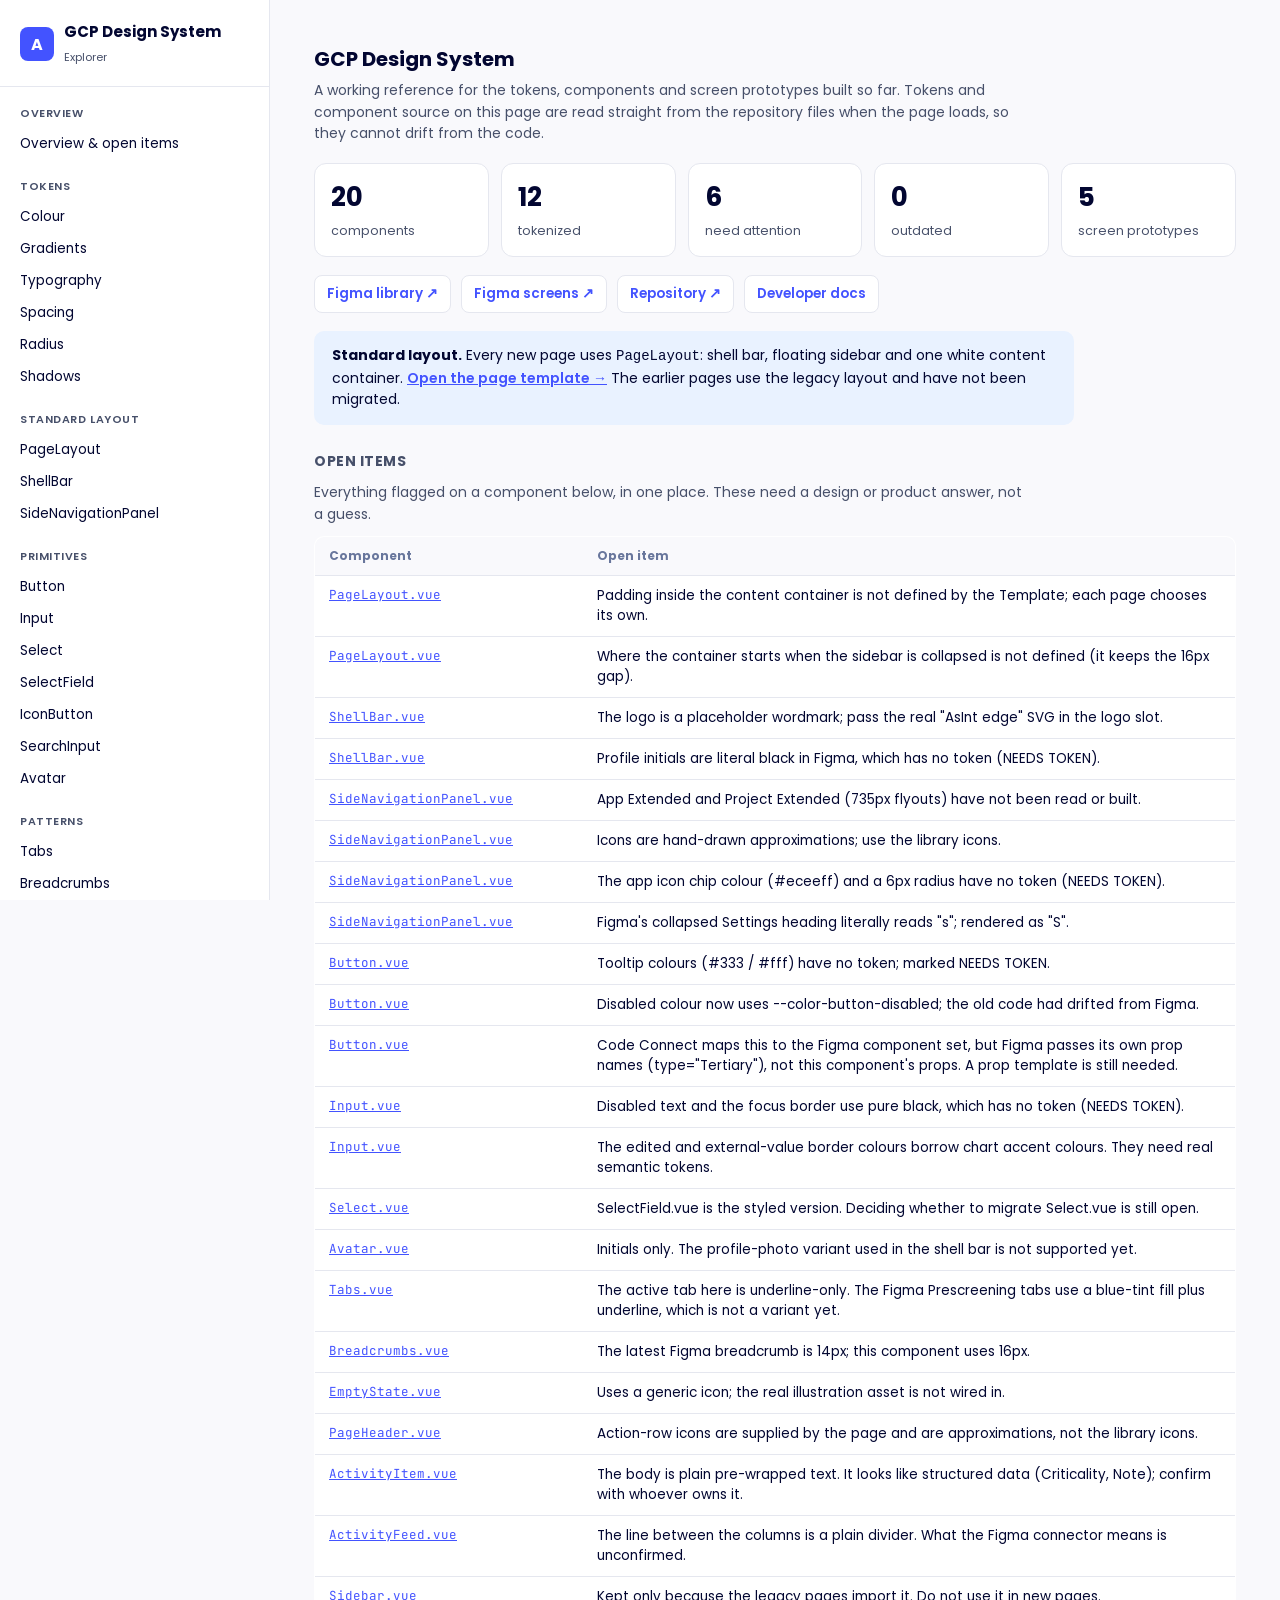
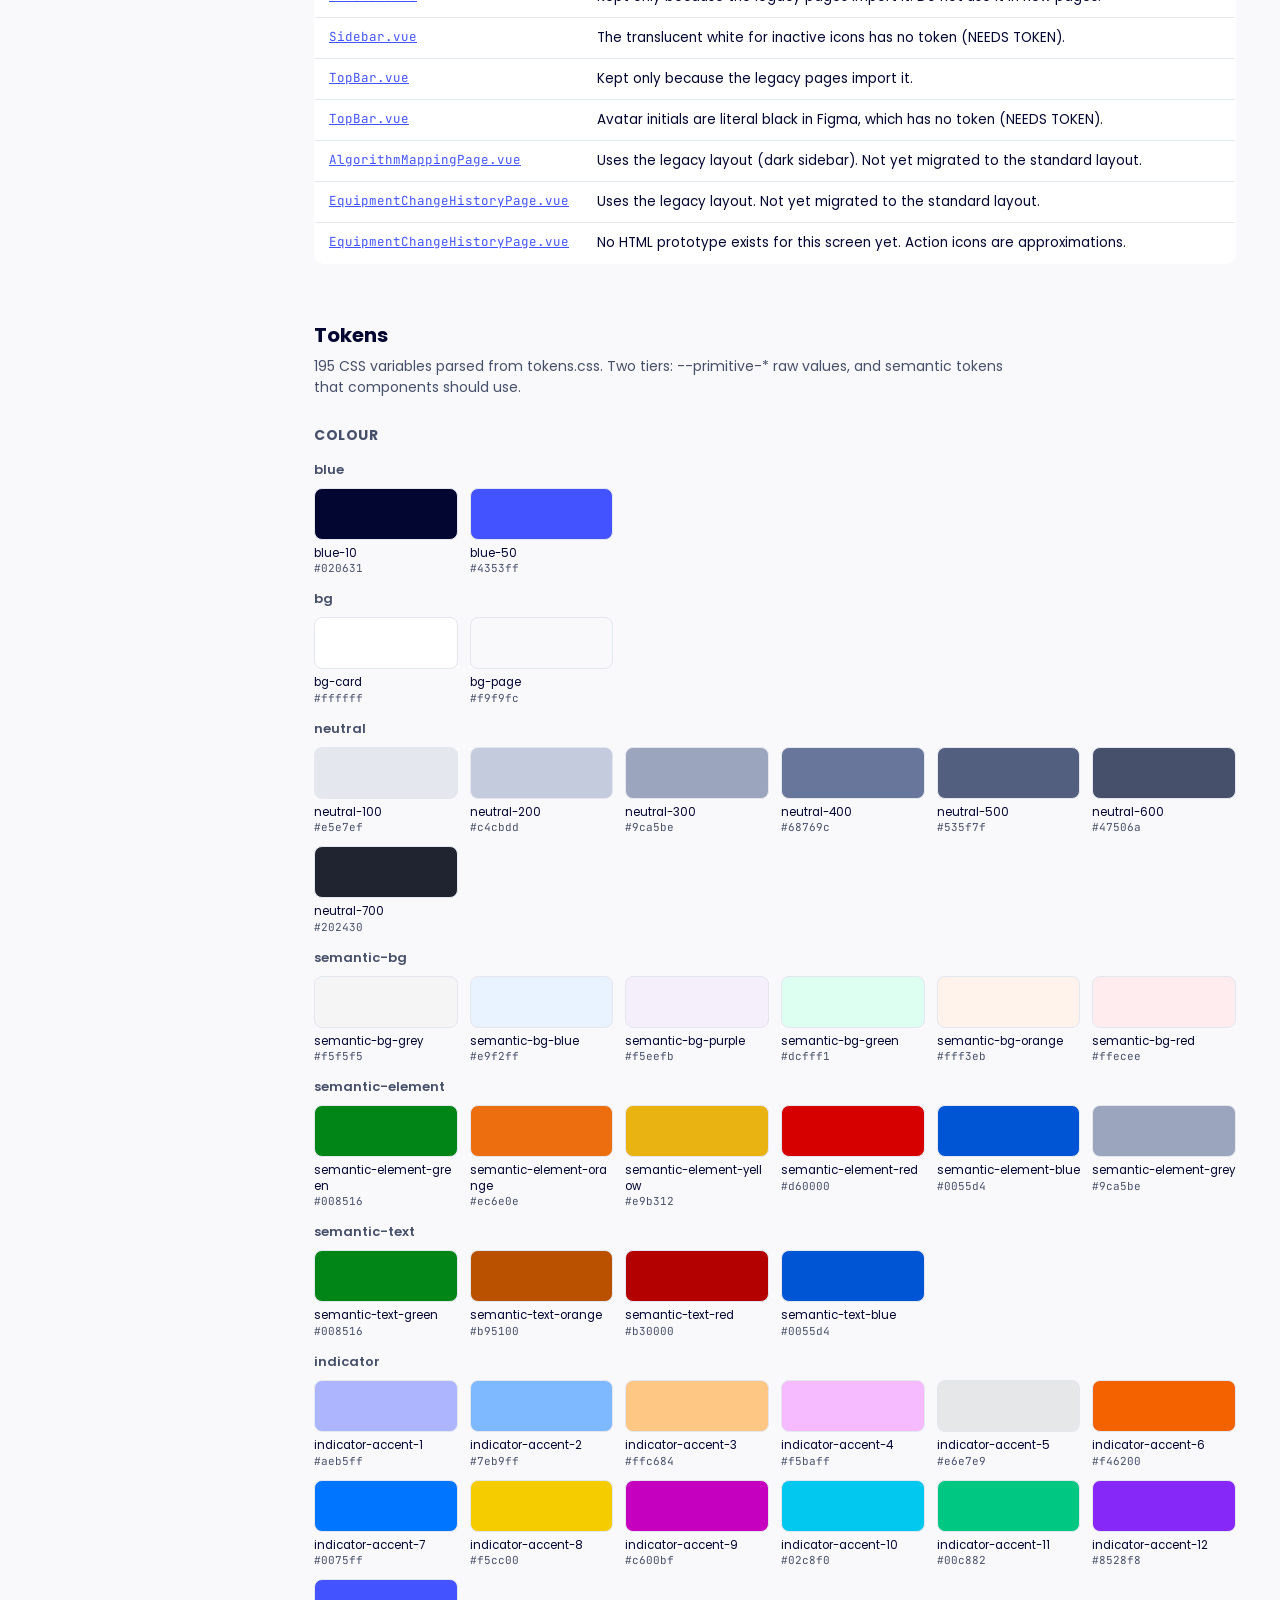
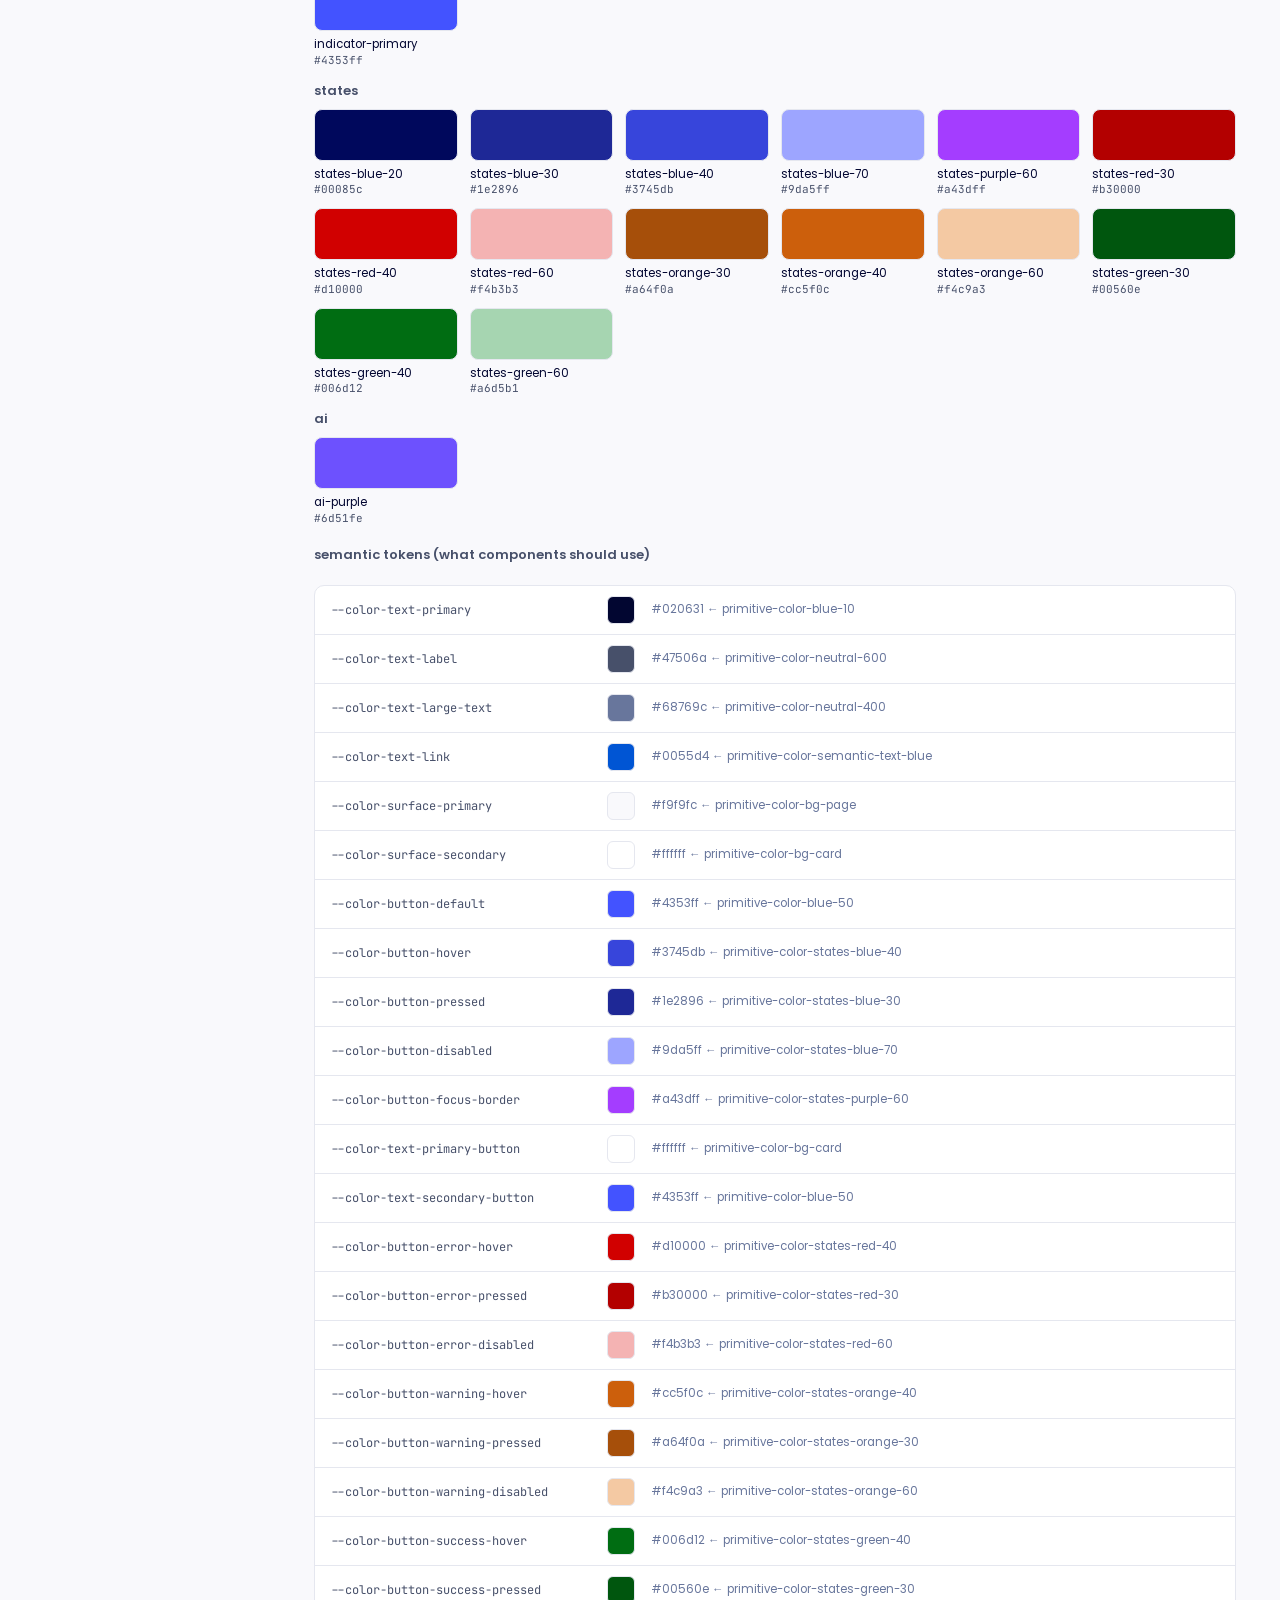
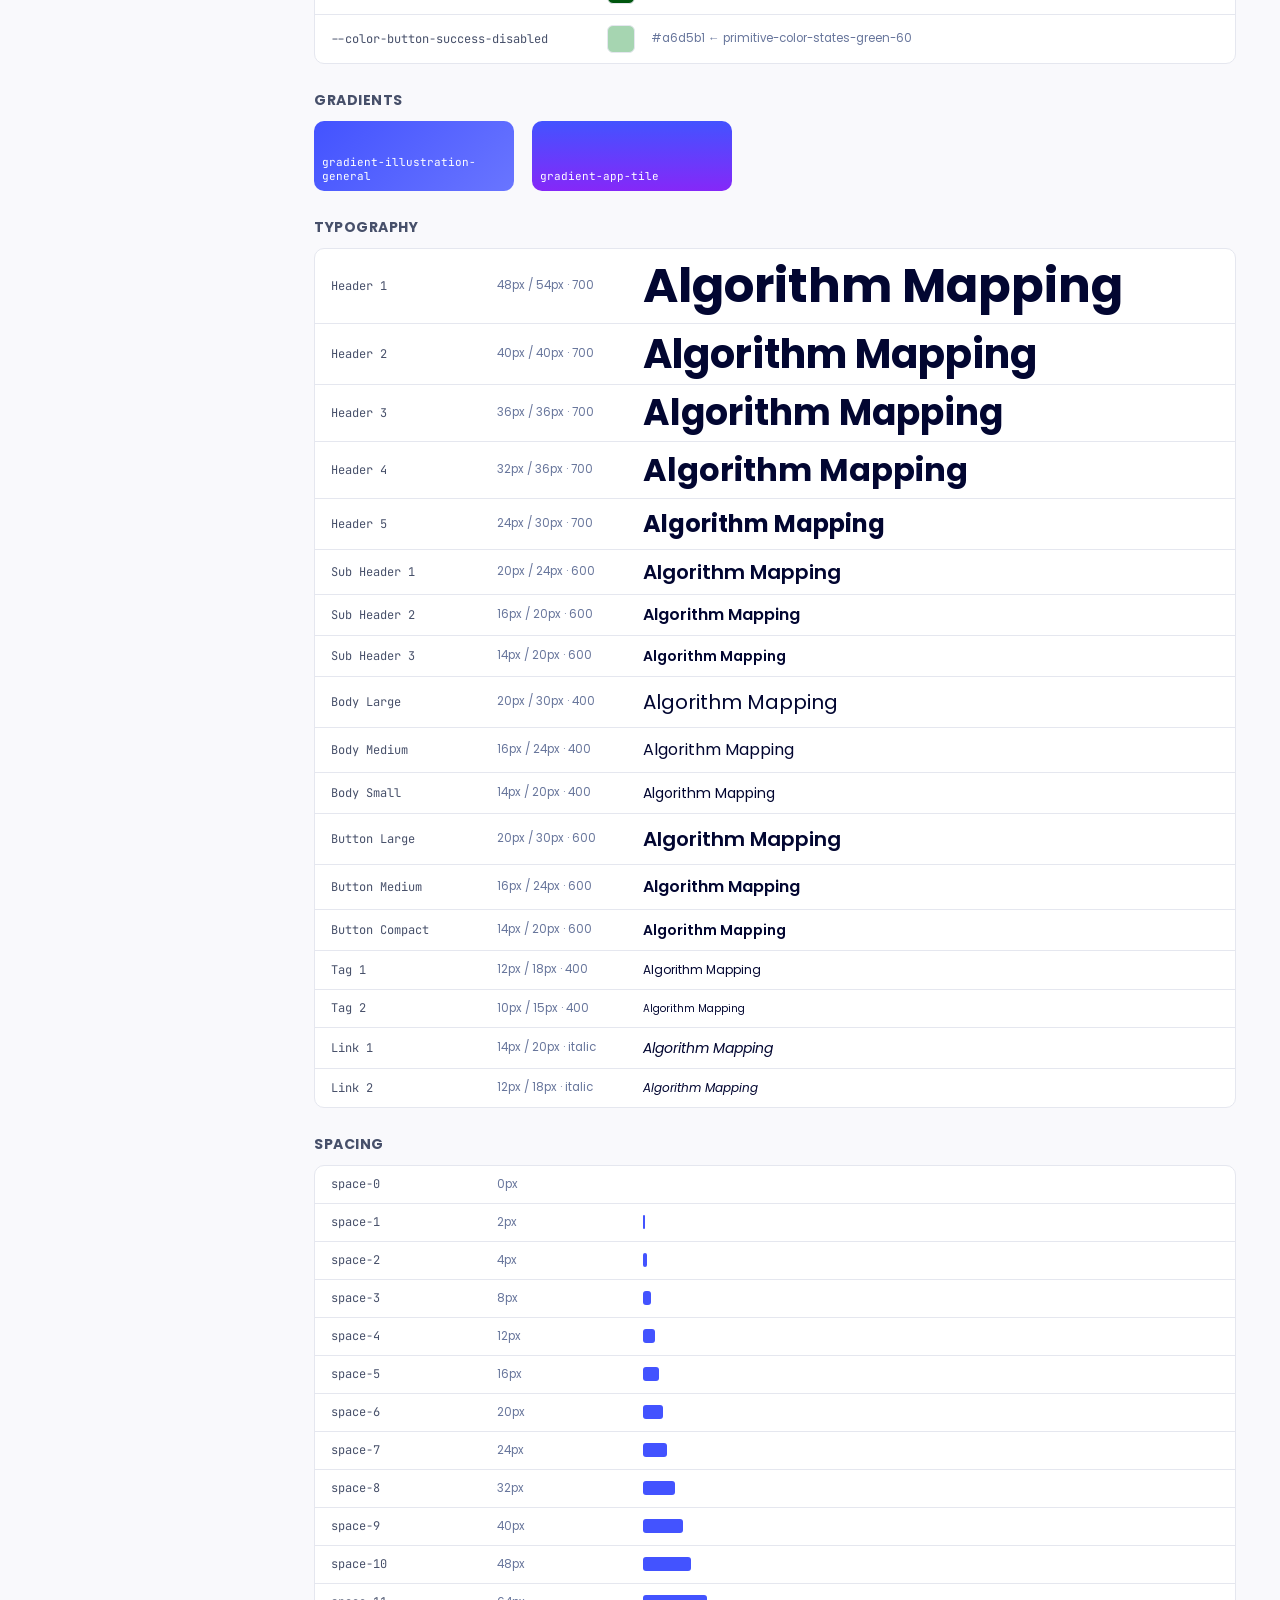
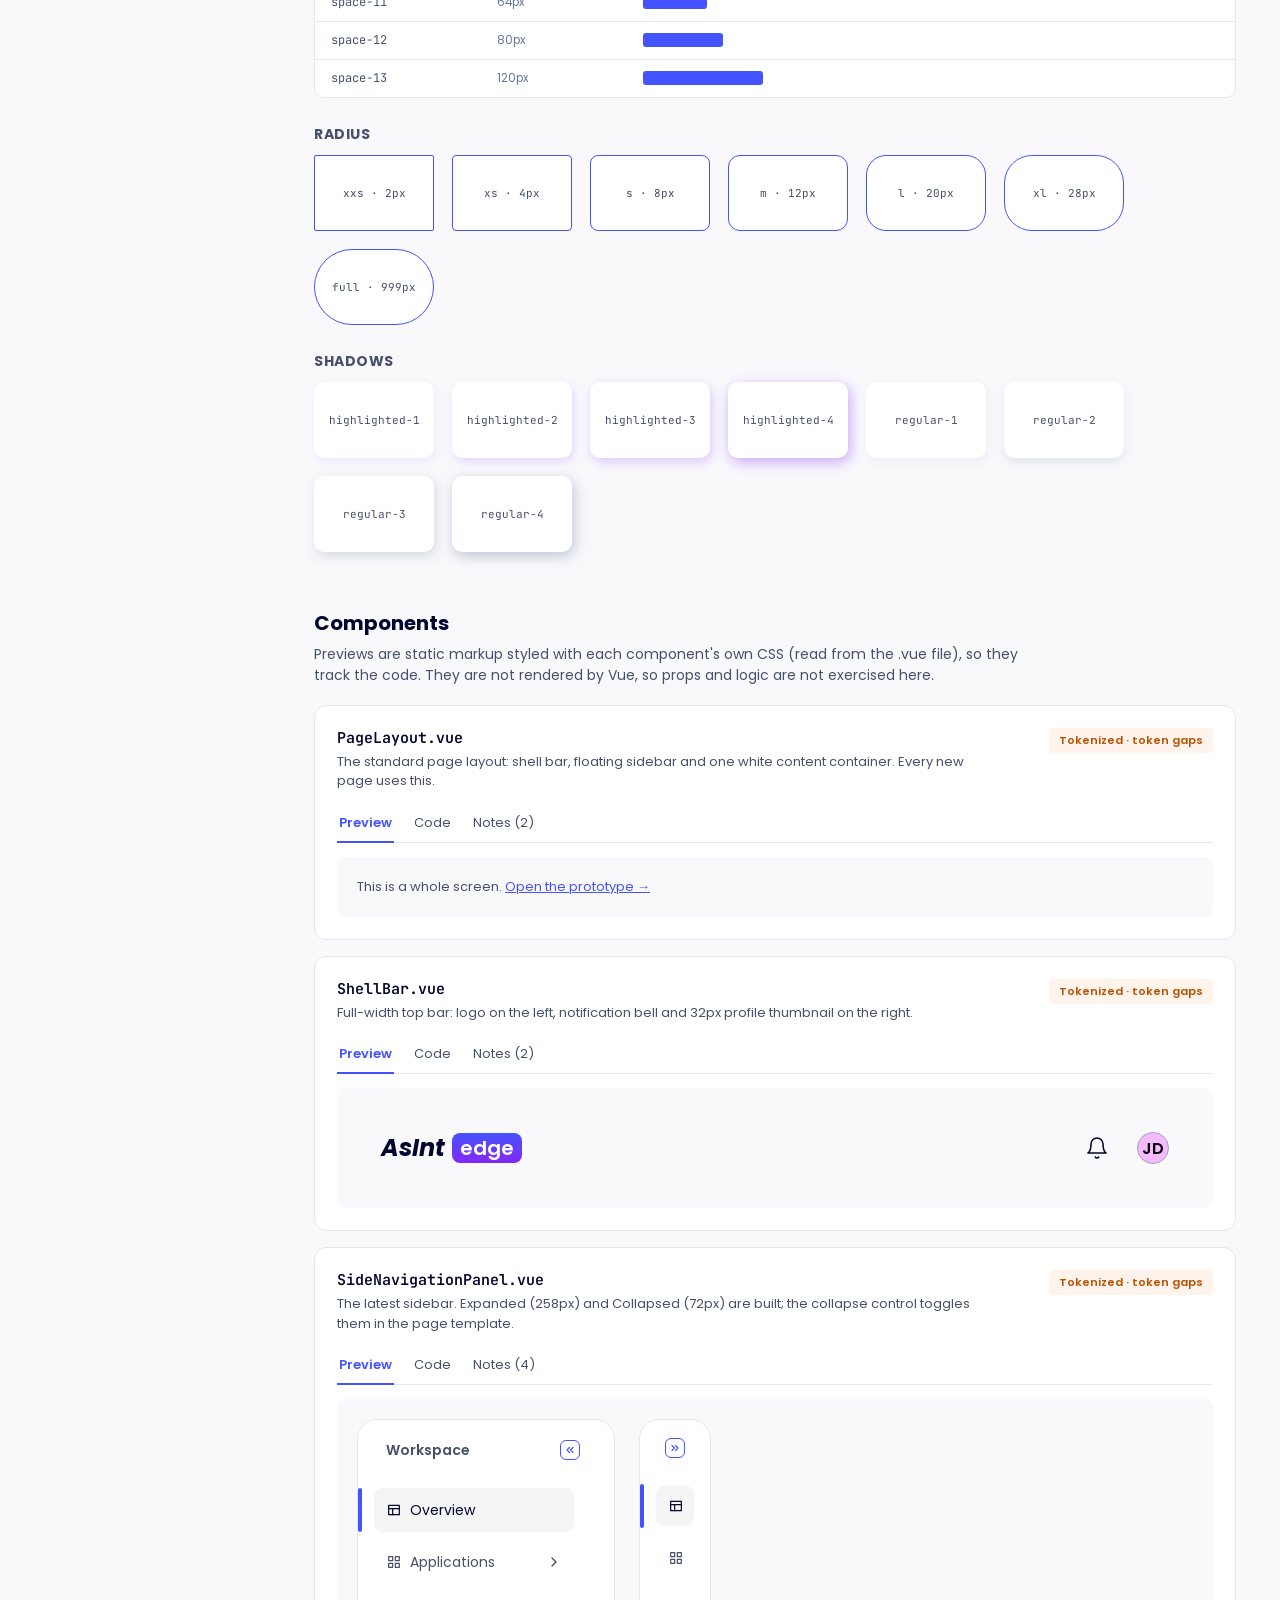
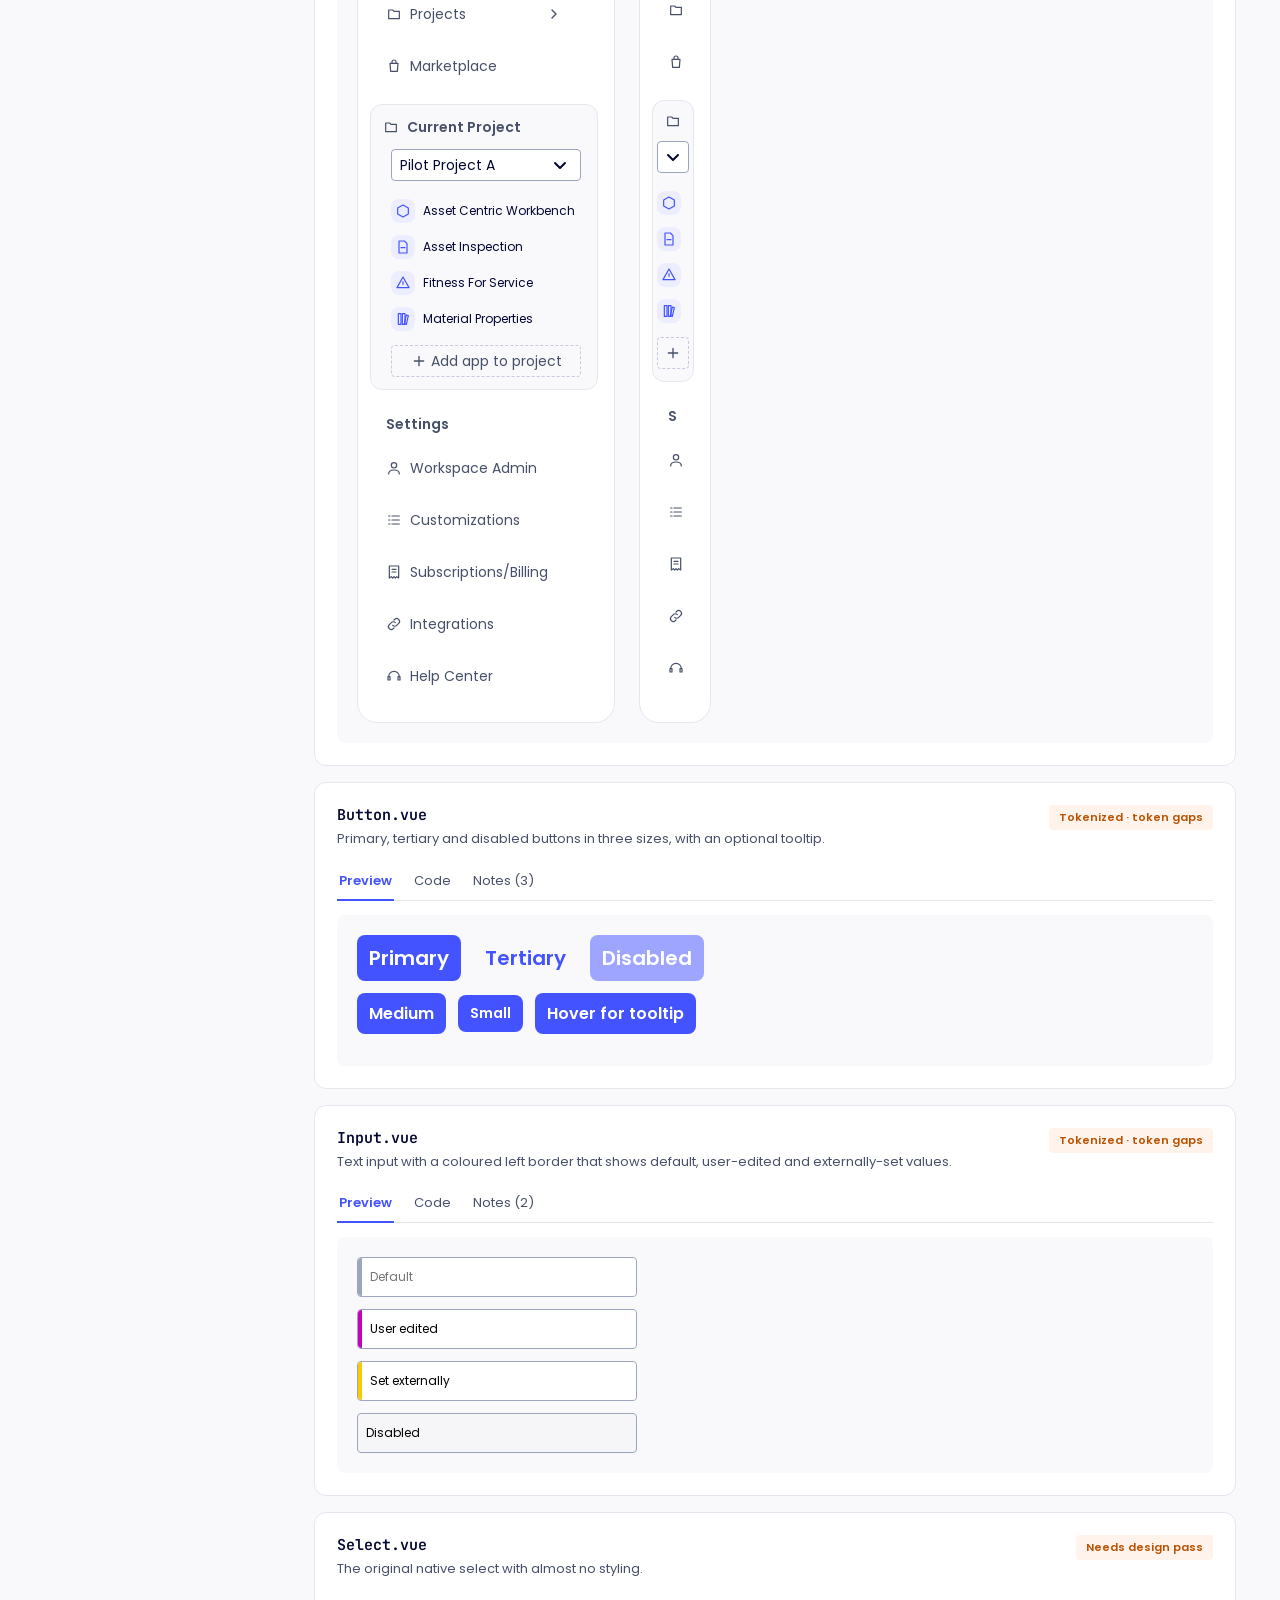
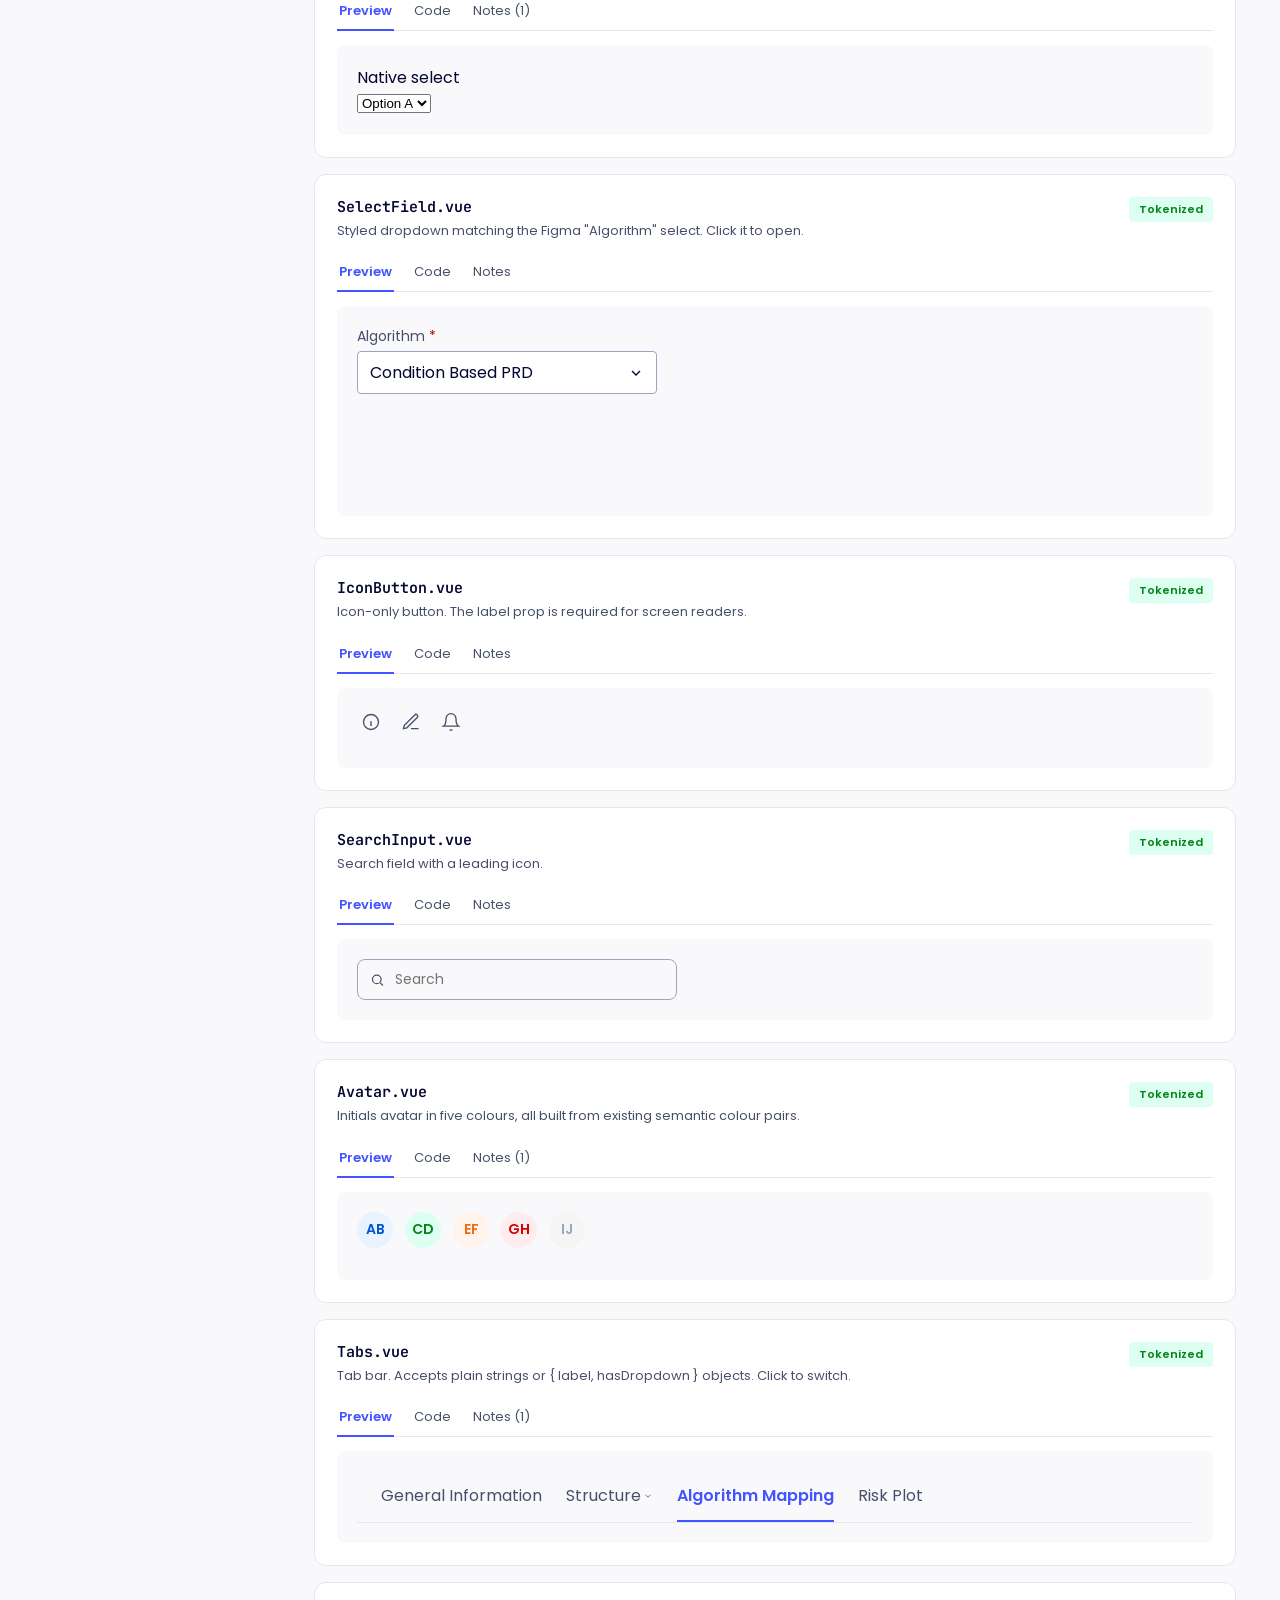
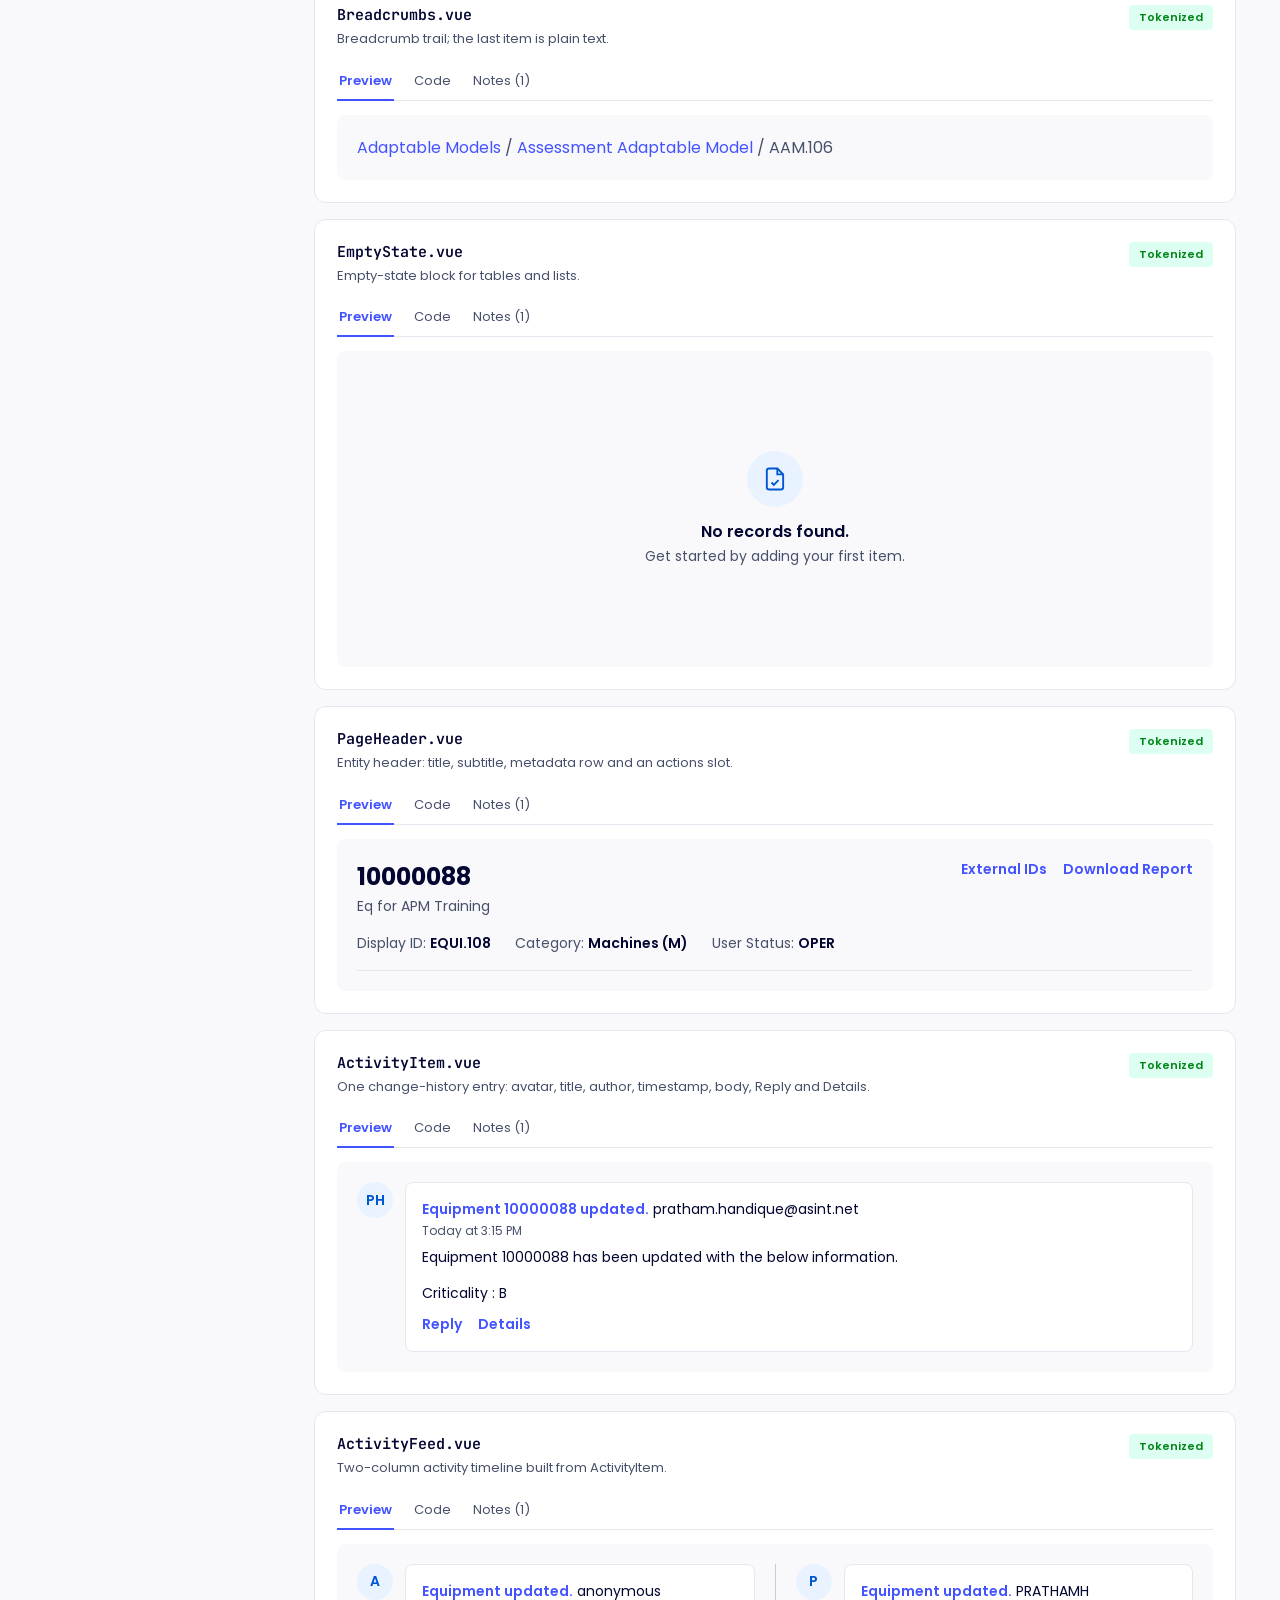
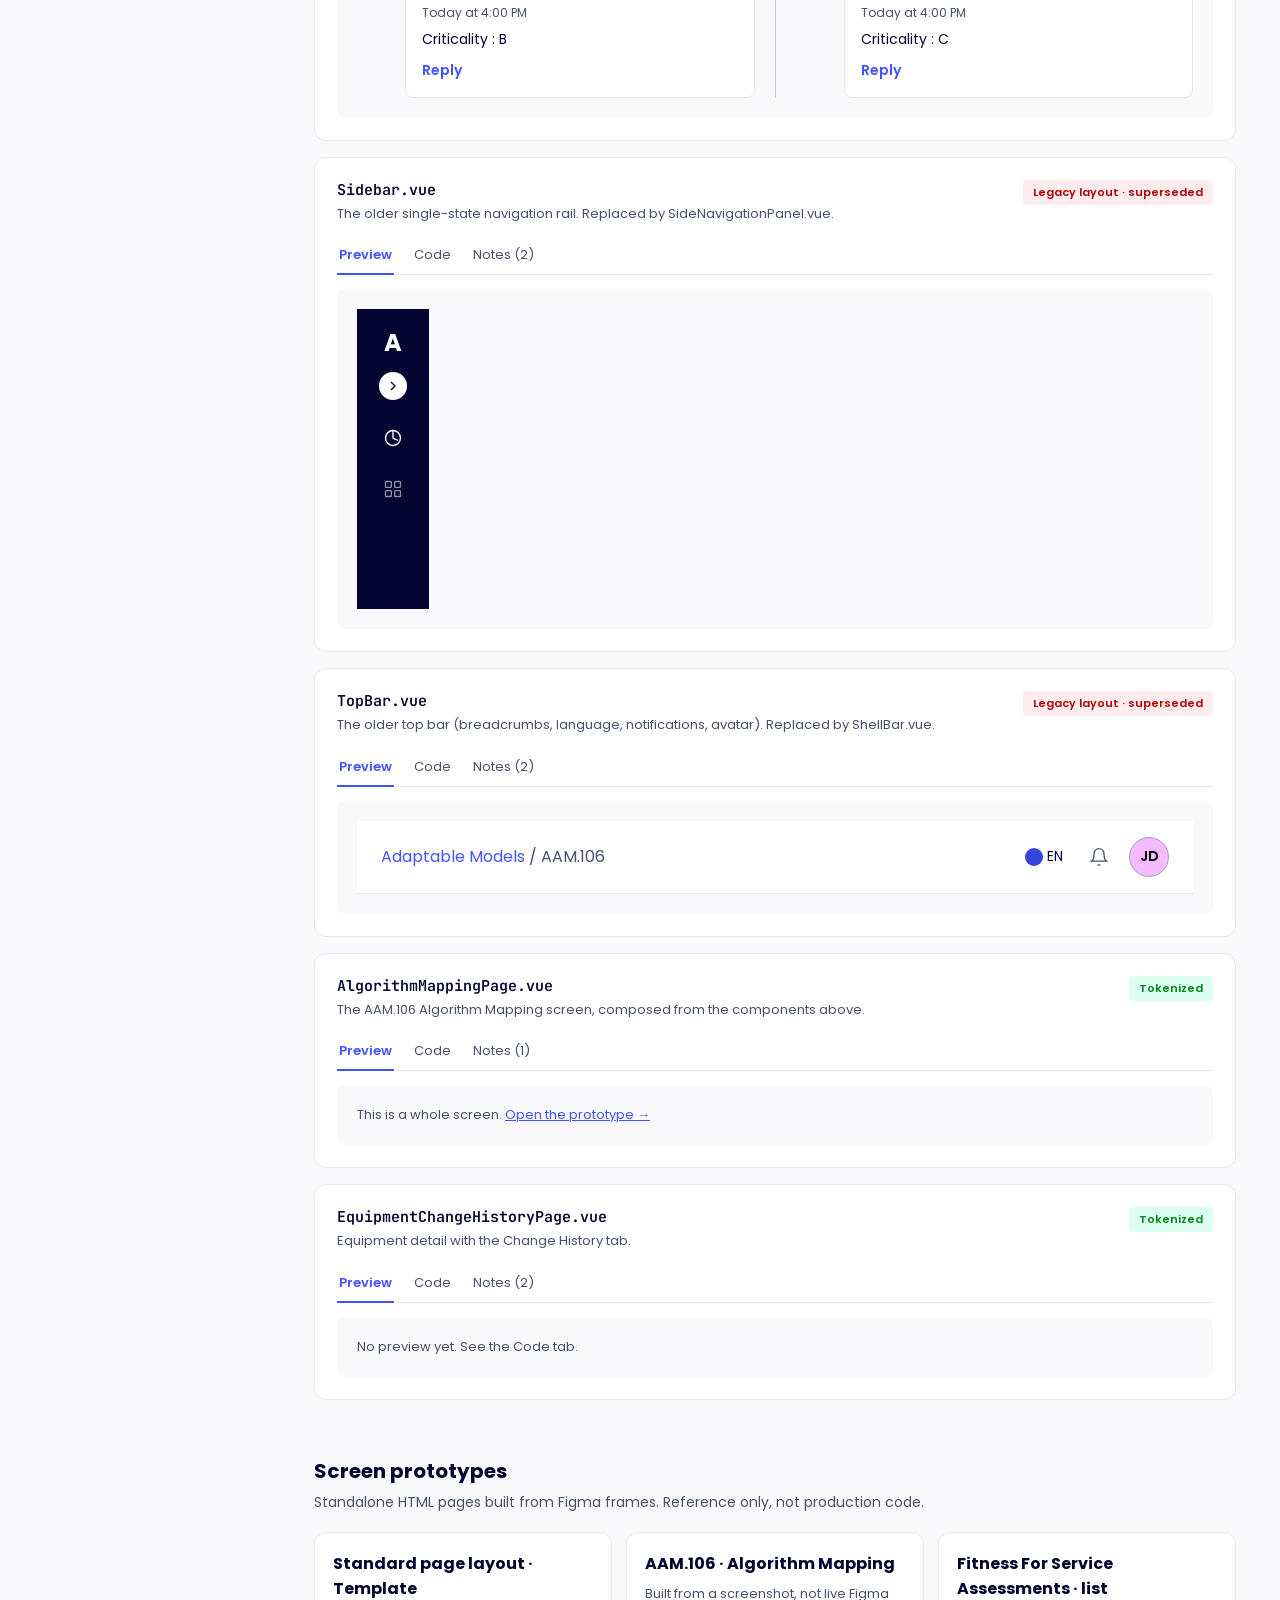
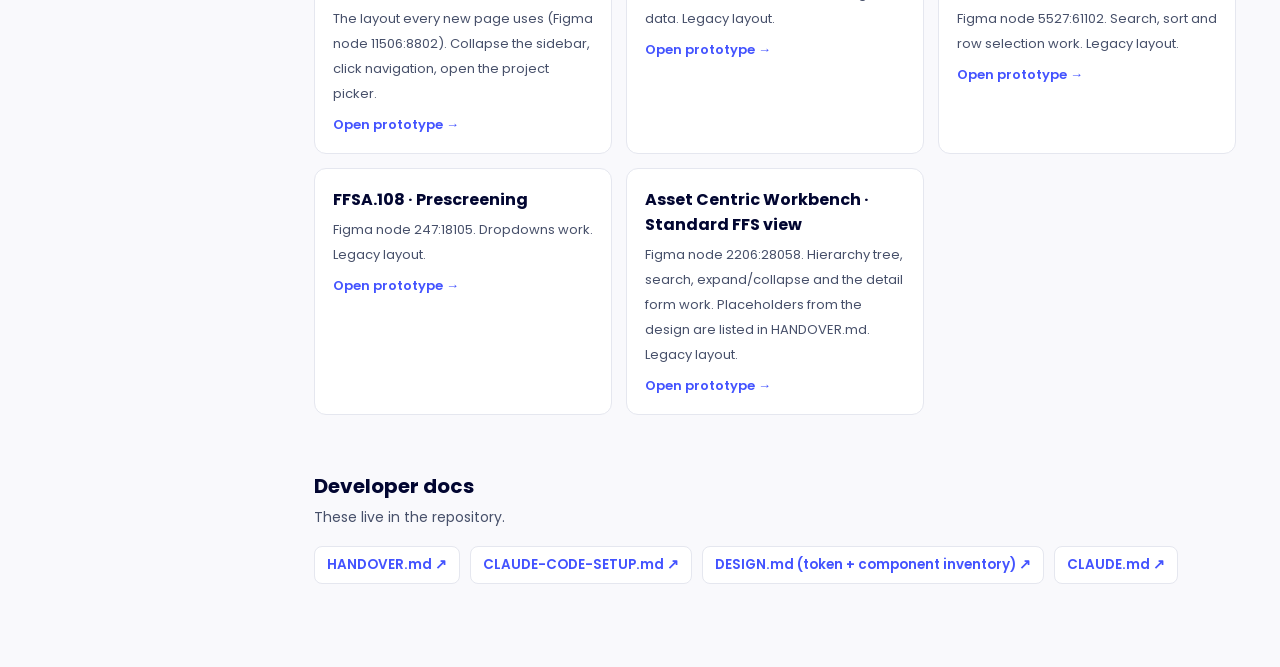
<file: index.html>
<!DOCTYPE html>
<html lang="en">
<head>
<meta charset="UTF-8">
<meta name="viewport" content="width=device-width, initial-scale=1.0">
<title>GCP Design System — Explorer</title>
<link rel="preconnect" href="https://fonts.googleapis.com">
<link href="https://fonts.googleapis.com/css2?family=Poppins:ital,wght@0,400;0,600;0,700;1,400&family=JetBrains+Mono:wght@400;500&display=swap" rel="stylesheet">
<!-- The real tokens. The page also parses this file to draw the token sections,
     so a changed tokens.css shows up here without editing this page. -->
<link rel="stylesheet" href="tokens.css">
<style>
* { box-sizing: border-box; }
html { scroll-behavior: smooth; }
body { margin: 0; font-family: var(--font-family-body, 'Poppins', sans-serif); background: var(--color-surface-primary, #f9f9fc); color: var(--color-text-primary, #020631); }
a { color: var(--color-button-default, #4353ff); }
.shell { display: flex; min-height: 100vh; }

/* nav */
.nav { width: 270px; flex-shrink: 0; background: var(--color-surface-secondary, #fff); border-right: 1px solid var(--primitive-color-neutral-100, #e5e7ef); padding: 20px 0 40px; overflow-y: auto; position: sticky; top: 0; height: 100vh; }
.brand { display: flex; align-items: center; gap: 10px; padding: 0 20px 18px; margin-bottom: 8px; border-bottom: 1px solid var(--primitive-color-neutral-100, #e5e7ef); }
.brand-mark { width: 34px; height: 34px; border-radius: 8px; background: var(--color-button-default, #4353ff); color: #fff; font-weight: 700; display: flex; align-items: center; justify-content: center; } /* token-exempt: explorer chrome */
.brand b { display: block; font-size: 15px; }
.brand span { font-size: 11px; color: var(--color-text-label, #47506a); }
.nav h3 { margin: 18px 20px 6px; font-size: 11px; font-weight: 600; letter-spacing: .05em; text-transform: uppercase; color: var(--color-text-label, #47506a); }
.nav a { display: block; padding: 6px 20px; font-size: 13.5px; color: var(--color-text-primary, #020631); text-decoration: none; }
.nav a:hover { background: var(--color-surface-primary, #f9f9fc); }
.nav a.active { color: var(--color-button-default, #4353ff); font-weight: 600; background: var(--primitive-color-semantic-bg-blue, #e9f2ff); }

/* main */
main { flex: 1; min-width: 0; padding: 36px 44px 80px; max-width: 1100px; }
h1 { font-size: 28px; margin: 0 0 8px; }
h2.sec { font-size: 20px; margin: 48px 0 6px; padding-top: 8px; scroll-margin-top: 16px; }
h2.sec:first-of-type { margin-top: 0; }
.lede { color: var(--color-text-label, #47506a); font-size: 14px; margin: 0 0 18px; max-width: 720px; line-height: 1.55; }
h3.sub { font-size: 14px; margin: 26px 0 10px; color: var(--color-text-label, #47506a); text-transform: uppercase; letter-spacing: .04em; }
.banner { background: var(--primitive-color-semantic-bg-red, #ffecee); color: var(--primitive-color-semantic-text-red, #b30000); border-radius: 8px; padding: 12px 16px; font-size: 14px; margin-bottom: 20px; }
.banner[hidden] { display: none; }

/* overview */
.stats { display: grid; grid-template-columns: repeat(auto-fit, minmax(150px, 1fr)); gap: 12px; margin: 18px 0; }
.stat { background: var(--color-surface-secondary, #fff); border: 1px solid var(--primitive-color-neutral-100, #e5e7ef); border-radius: 12px; padding: 14px 16px; }
.stat b { display: block; font-size: 26px; }
.stat span { font-size: 12.5px; color: var(--color-text-label, #47506a); }
.links { display: flex; gap: 10px; flex-wrap: wrap; margin: 6px 0 4px; }
.links a { background: var(--color-surface-secondary, #fff); border: 1px solid var(--primitive-color-neutral-100, #e5e7ef); border-radius: 8px; padding: 8px 12px; font-size: 13.5px; text-decoration: none; font-weight: 600; }
.links a:hover { background: var(--primitive-color-semantic-bg-blue, #e9f2ff); }
table.items { width: 100%; border-collapse: collapse; background: var(--color-surface-secondary, #fff); border: 1px solid var(--primitive-color-neutral-100, #e5e7ef); border-radius: 10px; overflow: hidden; font-size: 13.5px; }
table.items th, table.items td { text-align: left; padding: 10px 14px; border-bottom: 1px solid var(--primitive-color-neutral-100, #e5e7ef); vertical-align: top; }
table.items th { font-size: 12px; color: var(--color-text-large-text, #68769c); background: var(--color-surface-primary, #f9f9fc); }
table.items td:first-child { font-family: 'JetBrains Mono', monospace; font-size: 12.5px; white-space: nowrap; }

.callout { background: var(--primitive-color-semantic-bg-blue, #e9f2ff); border-radius: 10px; padding: 14px 18px; font-size: 14px; line-height: 1.55; margin: 18px 0 6px; max-width: 760px; }
.callout a { font-weight: 600; }

/* tokens */
.swatches { display: grid; grid-template-columns: repeat(auto-fill, minmax(132px, 1fr)); gap: 12px; }
.sw .chip { height: 52px; border-radius: 8px; border: 1px solid var(--primitive-color-neutral-100, #e5e7ef); }
.sw .nm { font-size: 11.5px; margin-top: 6px; line-height: 1.35; word-break: break-all; }
.sw .vl { font-family: 'JetBrains Mono', monospace; font-size: 11px; color: var(--color-text-label, #47506a); }
.rows { background: var(--color-surface-secondary, #fff); border: 1px solid var(--primitive-color-neutral-100, #e5e7ef); border-radius: 10px; overflow: hidden; }
.row { display: flex; align-items: center; gap: 16px; padding: 10px 16px; border-bottom: 1px solid var(--primitive-color-neutral-100, #e5e7ef); }
.row:last-child { border-bottom: none; }
.row .k { width: 150px; flex-shrink: 0; font-family: 'JetBrains Mono', monospace; font-size: 12px; color: var(--color-text-label, #47506a); }
.row .m { width: 130px; flex-shrink: 0; font-size: 11.5px; color: var(--color-text-large-text, #68769c); }
.bar { height: 14px; background: var(--color-button-default, #4353ff); border-radius: 3px; }
.boxes { display: flex; gap: 18px; flex-wrap: wrap; }
.box { width: 120px; height: 76px; background: var(--color-surface-secondary, #fff); display: flex; align-items: center; justify-content: center; font: 11px 'JetBrains Mono', monospace; color: var(--color-text-label, #47506a); text-align: center; padding: 4px; }
.gradbox { width: 200px; height: 70px; border-radius: 10px; display: flex; align-items: flex-end; padding: 8px; font: 11px 'JetBrains Mono', monospace; color: #fff; } /* token-exempt: label on gradient */

/* components */
.card { background: var(--color-surface-secondary, #fff); border: 1px solid var(--primitive-color-neutral-100, #e5e7ef); border-radius: 12px; padding: 22px; margin: 16px 0; scroll-margin-top: 16px; }
.card-head { display: flex; justify-content: space-between; align-items: flex-start; gap: 16px; }
.card-head h3 { margin: 0 0 4px; font: 600 15px 'JetBrains Mono', monospace; }
.desc { margin: 0; font-size: 13px; color: var(--color-text-label, #47506a); max-width: 640px; line-height: 1.5; }
.badge { font-size: 11px; font-weight: 600; padding: 4px 10px; border-radius: 4px; white-space: nowrap; }
.badge.ok { background: var(--primitive-color-semantic-bg-green, #dcfff1); color: var(--primitive-color-semantic-text-green, #008516); }
.badge.warn { background: var(--primitive-color-semantic-bg-orange, #fff3eb); color: var(--primitive-color-semantic-text-orange, #b95100); }
.badge.bad { background: var(--primitive-color-semantic-bg-red, #ffecee); color: var(--primitive-color-semantic-text-red, #b30000); }
.tabs { display: flex; gap: 18px; border-bottom: 1px solid var(--primitive-color-neutral-100, #e5e7ef); margin: 14px 0; }
.tabs button { background: none; border: none; border-bottom: 2px solid transparent; padding: 8px 2px; margin-bottom: -1px; font: 13px 'Poppins', sans-serif; color: var(--color-text-label, #47506a); cursor: pointer; }
.tabs button[aria-selected="true"] { color: var(--color-button-default, #4353ff); border-bottom-color: var(--color-button-default, #4353ff); font-weight: 600; }
.panel[hidden] { display: none; }
.pv { background: var(--color-surface-primary, #f9f9fc); border-radius: 8px; padding: 20px; overflow-x: auto; }
.pv-note { font-size: 13px; color: var(--color-text-label, #47506a); }
.code-wrap { position: relative; }
.code-wrap pre { margin: 0; background: var(--primitive-color-blue-10, #020631); color: var(--primitive-color-neutral-100, #e5e7ef); padding: 16px; border-radius: 8px; overflow: auto; max-height: 460px; font: 12.5px/1.6 'JetBrains Mono', monospace; tab-size: 2; }
.copy { position: absolute; top: 8px; right: 8px; background: rgba(255,255,255,.12); color: #fff; border: none; border-radius: 6px; padding: 4px 10px; font: 12px 'Poppins', sans-serif; cursor: pointer; } /* token-exempt: explorer chrome */
.notes { margin: 0; padding-left: 18px; font-size: 13px; line-height: 1.6; }
.notes li { margin-bottom: 4px; }
.none { font-size: 13px; color: var(--color-text-label, #47506a); }
.proto { display: grid; grid-template-columns: repeat(auto-fit, minmax(280px, 1fr)); gap: 14px; }
.proto a.pcard { display: block; text-decoration: none; color: inherit; background: var(--color-surface-secondary, #fff); border: 1px solid var(--primitive-color-neutral-100, #e5e7ef); border-radius: 12px; padding: 18px; }
.proto a.pcard:hover { box-shadow: var(--shadow-regular-2); }
.proto b { display: block; margin-bottom: 4px; }
.proto span { font-size: 13px; color: var(--color-text-label, #47506a); }
.proto em { display: block; margin-top: 10px; font-style: normal; font-weight: 600; font-size: 13px; color: var(--color-button-default, #4353ff); }
@media (max-width: 860px) { .nav { display: none; } main { padding: 24px 18px 60px; } }
</style>
</head>
<body>
<div class="shell">
  <nav class="nav" id="nav" aria-label="Sections"></nav>
  <main>
    <div class="banner" id="banner" hidden></div>

    <h2 class="sec" id="overview">GCP Design System</h2>
    <p class="lede">A working reference for the tokens, components and screen prototypes built so far. Tokens and component source on this page are read straight from the repository files when the page loads, so they cannot drift from the code.</p>
    <div class="stats" id="stats"></div>
    <div class="links">
      <a href="https://www.figma.com/design/dyyiBTD6tJ57ggwSZToFbY/GCP-Design-System" target="_blank" rel="noopener">Figma library ↗</a>
      <a href="https://www.figma.com/design/O1L39CeZsNghNYsil1RlJr/Fitness-For-Service-Assessments--FFS-" target="_blank" rel="noopener">Figma screens ↗</a>
      <a href="https://github.com/pkhatri143/gcp" target="_blank" rel="noopener">Repository ↗</a>
      <a href="#docs">Developer docs</a>
    </div>
    <div class="callout"><b>Standard layout.</b> Every new page uses <code>PageLayout</code>: shell bar, floating sidebar and one white content container. <a href="page-template.html" target="_blank" rel="noopener">Open the page template →</a> The earlier pages use the legacy layout and have not been migrated.</div>
    <h3 class="sub">Open items</h3>
    <p class="lede" style="margin-bottom:10px">Everything flagged on a component below, in one place. These need a design or product answer, not a guess.</p>
    <table class="items" id="open-items"><thead><tr><th>Component</th><th>Open item</th></tr></thead><tbody></tbody></table>

    <h2 class="sec" id="tokens">Tokens</h2>
    <p class="lede" id="tokens-lede">Loading tokens.css…</p>
    <h3 class="sub" id="t-colors">Colour</h3><div id="colors"></div>
    <h3 class="sub" id="t-gradients">Gradients</h3><div class="boxes" id="gradients"></div>
    <h3 class="sub" id="t-type">Typography</h3><div class="rows" id="type"></div>
    <h3 class="sub" id="t-space">Spacing</h3><div class="rows" id="space"></div>
    <h3 class="sub" id="t-radius">Radius</h3><div class="boxes" id="radius"></div>
    <h3 class="sub" id="t-shadow">Shadows</h3><div class="boxes" id="shadow"></div>

    <h2 class="sec" id="components">Components</h2>
    <p class="lede">Previews are static markup styled with each component's own CSS (read from the .vue file), so they track the code. They are not rendered by Vue, so props and logic are not exercised here.</p>
    <div id="cards"></div>

    <h2 class="sec" id="prototypes">Screen prototypes</h2>
    <p class="lede">Standalone HTML pages built from Figma frames. Reference only, not production code.</p>
    <div class="proto" id="protos"></div>

    <h2 class="sec" id="docs">Developer docs</h2>
    <p class="lede">These live in the repository.</p>
    <div class="links" id="doclinks"></div>
  </main>
</div>

<!-- ============ static preview markup (styled by each component's own CSS) ============ -->
<template id="pv-button">
  <div class="row"><button class="btn-container btn-large emphasized"><span class="button-text">Primary</span></button><button class="btn-container btn-large transparent"><span class="button-text">Tertiary</span></button><button class="btn-container btn-large neutral" disabled><span class="button-text">Disabled</span></button></div>
  <div class="row"><button class="btn-container btn-medium emphasized"><span class="button-text">Medium</span></button><button class="btn-container btn-small emphasized"><span class="button-text">Small</span></button><button class="btn-container btn-medium emphasized" data-tooltip="Tooltip text"><span class="button-text">Hover for tooltip</span></button></div>
</template>
<template id="pv-input">
  <div style="width:280px;display:grid;gap:12px">
    <div class="mainInputContainer"><input class="input-container" placeholder="Default" style="--border-color: var(--primitive-color-neutral-300); border-left: 4px solid var(--primitive-color-neutral-300)"></div>
    <div class="mainInputContainer"><input class="input-container" value="User edited" style="--border-color: var(--primitive-color-indicator-accent-9); border-left: 4px solid var(--primitive-color-indicator-accent-9)"></div>
    <div class="mainInputContainer"><input class="input-container" value="Set externally" style="--border-color: var(--primitive-color-indicator-accent-8); border-left: 4px solid var(--primitive-color-indicator-accent-8)"></div>
    <div class="mainInputContainer"><input class="input-container" value="Disabled" disabled></div>
  </div>
</template>
<template id="pv-select">
  <div class="select-group"><label>Native select</label><br><select class="select"><option>Option A</option><option>Option B</option></select></div>
</template>
<template id="pv-select-field">
  <div style="width:300px;min-height:170px"><div class="field"><label class="field-label">Algorithm <span class="required">*</span></label>
    <div class="select-wrap"><button type="button" class="select-trigger"><span>Condition Based PRD</span><svg width="16" height="16" viewBox="0 0 24 24" fill="none" stroke="currentColor" stroke-width="2"><path d="M6 9l6 6 6-6"/></svg></button>
    <ul class="select-menu" role="listbox" hidden><li class="select-option" role="option">Condition Based PRD</li><li class="select-option" role="option">Time Based PRD</li><li class="select-option" role="option">Risk Based PRD</li></ul></div></div></div>
</template>
<template id="pv-icon-button">
  <div class="row"><button class="icon-btn" aria-label="Info"><svg width="20" height="20" viewBox="0 0 24 24" fill="none" stroke="currentColor" stroke-width="1.6"><circle cx="12" cy="12" r="9"/><path d="M12 8h.01M11 12h1v4h1"/></svg></button><button class="icon-btn" aria-label="Edit"><svg width="20" height="20" viewBox="0 0 24 24" fill="none" stroke="currentColor" stroke-width="1.6"><path d="M12 20h9"/><path d="M16.5 3.5a2.1 2.1 0 0 1 3 3L7 19l-4 1 1-4L16.5 3.5z"/></svg></button><button class="icon-btn" aria-label="Notifications"><svg width="20" height="20" viewBox="0 0 24 24" fill="none" stroke="currentColor" stroke-width="1.6"><path d="M18 8a6 6 0 1 0-12 0c0 7-3 9-3 9h18s-3-2-3-9"/><path d="M13.7 21a2 2 0 0 1-3.4 0"/></svg></button></div>
</template>
<template id="pv-search-input">
  <div style="width:320px"><div class="search-input"><svg width="16" height="16" viewBox="0 0 24 24" fill="none" stroke="currentColor" stroke-width="2"><circle cx="11" cy="11" r="7"/><path d="M21 21l-4.3-4.3"/></svg><input type="text" placeholder="Search"></div></div>
</template>
<template id="pv-avatar">
  <div class="row"><div class="avatar avatar-blue">AB</div><div class="avatar avatar-green">CD</div><div class="avatar avatar-orange">EF</div><div class="avatar avatar-red">GH</div><div class="avatar avatar-grey">IJ</div></div>
</template>
<template id="pv-tabs">
  <div class="tabs" role="tablist"><button class="tab" role="tab">General Information</button><button class="tab" role="tab">Structure<svg class="tab-caret" width="10" height="10" viewBox="0 0 24 24" fill="none" stroke="currentColor" stroke-width="2"><path d="M6 9l6 6 6-6"/></svg></button><button class="tab tab-active" role="tab">Algorithm Mapping</button><button class="tab" role="tab">Risk Plot</button></div>
</template>
<template id="pv-breadcrumbs">
  <nav class="breadcrumbs" aria-label="Breadcrumb"><a href="#" class="crumb-link">Adaptable Models</a><span class="crumb-sep">/</span><a href="#" class="crumb-link">Assessment Adaptable Model</a><span class="crumb-sep">/</span><span class="crumb-current">AAM.106</span></nav>
</template>
<template id="pv-empty-state">
  <div class="empty-state"><div class="empty-icon"><svg width="28" height="28" viewBox="0 0 24 24" fill="none" stroke="currentColor" stroke-width="1.6"><path d="M14 3H7a2 2 0 0 0-2 2v14a2 2 0 0 0 2 2h10a2 2 0 0 0 2-2V8l-5-5z"/><path d="M14 3v5h5"/><path d="M9 15l2 2 4-4"/></svg></div><p class="empty-title">No records found.</p><p class="empty-subtitle">Get started by adding your first item.</p></div>
</template>
<template id="pv-page-header">
  <div class="page-header"><div class="header-top"><div><h1 class="header-title">10000088</h1><p class="header-subtitle">Eq for APM Training</p></div><div class="header-actions"><a href="#" style="color:var(--color-button-default);font-weight:600;font-size:14px;text-decoration:none">External IDs</a><a href="#" style="color:var(--color-button-default);font-weight:600;font-size:14px;text-decoration:none">Download Report</a></div></div>
  <dl class="header-meta"><div class="meta-field"><dt>Display ID:</dt><dd>EQUI.108</dd></div><div class="meta-field"><dt>Category:</dt><dd>Machines (M)</dd></div><div class="meta-field"><dt>User Status:</dt><dd>OPER</dd></div></dl></div>
</template>
<template id="pv-activity-item">
  <div class="activity-item"><div class="avatar avatar-blue">PH</div><div class="activity-card"><p class="activity-head"><span class="activity-title">Equipment 10000088 updated.</span> <span class="activity-author">pratham.handique@asint.net</span></p><p class="activity-timestamp">Today at 3:15 PM</p><p class="activity-body">Equipment 10000088 has been updated with the below information.

Criticality : B</p><div class="activity-actions"><button class="activity-link">Reply</button><button class="activity-link">Details</button></div></div></div>
</template>
<template id="pv-activity-feed">
  <div class="activity-feed"><div class="feed-column"><div class="activity-item"><div class="avatar avatar-blue">A</div><div class="activity-card"><p class="activity-head"><span class="activity-title">Equipment updated.</span> <span class="activity-author">anonymous</span></p><p class="activity-timestamp">Today at 4:00 PM</p><p class="activity-body">Criticality : B</p><div class="activity-actions"><button class="activity-link">Reply</button></div></div></div></div><div class="feed-divider" aria-hidden="true"></div><div class="feed-column"><div class="activity-item"><div class="avatar avatar-blue">P</div><div class="activity-card"><p class="activity-head"><span class="activity-title">Equipment updated.</span> <span class="activity-author">PRATHAMH</span></p><p class="activity-timestamp">Today at 4:00 PM</p><p class="activity-body">Criticality : C</p><div class="activity-actions"><button class="activity-link">Reply</button></div></div></div></div></div>
</template>
<template id="pv-side-navigation-panel">
  <div style="display:flex;gap:24px;align-items:stretch"><nav class="snp" aria-label="Main navigation"><!-- header: workspace label + collapse / expand control --><div class="snp-head"><span class="snp-bar" aria-hidden="true"></span><div class="snp-head-row"><span class="snp-title">Workspace</span><button type="button" class="snp-toggle" aria-label="Collapse navigation" aria-expanded="true"><span class="snp-toggle-box"><svg class="snp-toggle-ico" width="12" height="12" viewBox="0 0 24 24" fill="none" stroke="currentColor" stroke-width="2.4" stroke-linecap="round" stroke-linejoin="round" aria-hidden="true"><path d="M11 17l-5-5 5-5M18 17l-5-5 5-5"></path></svg></span></button></div></div><!-- main navigation --><ul class="snp-group"><li class="snp-row"><span class="snp-bar snp-bar-active" aria-hidden="true"></span><button type="button" class="snp-item snp-item-active" aria-current="page"><svg class="snp-ico" viewBox="0 0 24 24" fill="none" stroke="currentColor" stroke-width="1.8" stroke-linecap="round" stroke-linejoin="round" aria-hidden="true"><path d="M4 5h16v14H4z"></path><path d="M4 10h16"></path><path d="M10 10v9"></path></svg><span class="snp-label">Overview</span><!--v-if--></button></li><li class="snp-row"><span class="snp-bar" aria-hidden="true"></span><button type="button" class="snp-item"><svg class="snp-ico" viewBox="0 0 24 24" fill="none" stroke="currentColor" stroke-width="1.8" stroke-linecap="round" stroke-linejoin="round" aria-hidden="true"><path d="M4 4h6v6H4z"></path><path d="M14 4h6v6h-6z"></path><path d="M4 14h6v6H4z"></path><path d="M14 14h6v6h-6z"></path></svg><span class="snp-label">Applications</span><svg class="snp-ico" viewBox="0 0 24 24" fill="none" stroke="currentColor" stroke-width="2" stroke-linecap="round" stroke-linejoin="round" aria-hidden="true"><path d="M9 6l6 6-6 6"></path></svg></button></li><li class="snp-row"><span class="snp-bar" aria-hidden="true"></span><button type="button" class="snp-item"><svg class="snp-ico" viewBox="0 0 24 24" fill="none" stroke="currentColor" stroke-width="1.8" stroke-linecap="round" stroke-linejoin="round" aria-hidden="true"><path d="M4 6h6l2 2h8v11H4z"></path></svg><span class="snp-label">Projects</span><svg class="snp-ico" viewBox="0 0 24 24" fill="none" stroke="currentColor" stroke-width="2" stroke-linecap="round" stroke-linejoin="round" aria-hidden="true"><path d="M9 6l6 6-6 6"></path></svg></button></li><li class="snp-row"><span class="snp-bar" aria-hidden="true"></span><button type="button" class="snp-item"><svg class="snp-ico" viewBox="0 0 24 24" fill="none" stroke="currentColor" stroke-width="1.8" stroke-linecap="round" stroke-linejoin="round" aria-hidden="true"><path d="M6 8h12l-1 12H7z"></path><path d="M9 8V6a3 3 0 0 1 6 0v2"></path></svg><span class="snp-label">Marketplace</span><!--v-if--></button></li></ul><!-- current project --><section class="snp-project" aria-label="Current project"><div class="snp-project-head"><svg class="snp-ico" viewBox="0 0 24 24" fill="none" stroke="currentColor" stroke-width="1.8" stroke-linecap="round" stroke-linejoin="round" aria-hidden="true"><path d="M4 6h6l2 2h8v11H4z"></path></svg><span class="snp-title">Current Project</span></div><div class="snp-project-body"><div class="snp-select"><button type="button" class="snp-select-btn" aria-haspopup="listbox" aria-expanded="false"><span class="snp-select-val">Pilot Project A</span><svg class="snp-select-ico" viewBox="0 0 24 24" fill="none" stroke="currentColor" stroke-width="2" stroke-linecap="round" stroke-linejoin="round" aria-hidden="true"><path d="M7 10l5 5 5-5"></path></svg></button><!--v-if--></div><ul class="snp-apps"><li><button type="button" class="snp-app-btn"><span class="snp-chip"><svg class="snp-ico" viewBox="0 0 24 24" fill="none" stroke="currentColor" stroke-width="1.8" stroke-linecap="round" stroke-linejoin="round" aria-hidden="true"><path d="M12 3l8 4.5v9L12 21l-8-4.5v-9z"></path></svg></span><span class="snp-app-label">Asset Centric Workbench</span></button></li><li><button type="button" class="snp-app-btn"><span class="snp-chip"><svg class="snp-ico" viewBox="0 0 24 24" fill="none" stroke="currentColor" stroke-width="1.8" stroke-linecap="round" stroke-linejoin="round" aria-hidden="true"><path d="M6 3h8l4 4v14H6z"></path><path d="M9 13h6"></path></svg></span><span class="snp-app-label">Asset Inspection</span></button></li><li><button type="button" class="snp-app-btn"><span class="snp-chip"><svg class="snp-ico" viewBox="0 0 24 24" fill="none" stroke="currentColor" stroke-width="1.8" stroke-linecap="round" stroke-linejoin="round" aria-hidden="true"><path d="M12 3l9 16H3z"></path><path d="M12 10v4"></path></svg></span><span class="snp-app-label">Fitness For Service</span></button></li><li><button type="button" class="snp-app-btn"><span class="snp-chip"><svg class="snp-ico" viewBox="0 0 24 24" fill="none" stroke="currentColor" stroke-width="1.8" stroke-linecap="round" stroke-linejoin="round" aria-hidden="true"><path d="M5 4h4v16H5z"></path><path d="M11 4h4v16h-4z"></path><path d="M17 6l3 1-3 13-3-1z"></path></svg></span><span class="snp-app-label">Material Properties</span></button></li></ul><button type="button" class="snp-add"><svg class="snp-ico" viewBox="0 0 24 24" fill="none" stroke="currentColor" stroke-width="2" stroke-linecap="round" aria-hidden="true"><path d="M12 5v14M5 12h14"></path></svg><span>Add app to project</span></button></div></section><!-- settings --><section class="snp-settings" aria-label="Settings"><div class="snp-section-title"><span class="snp-spacer" aria-hidden="true"></span><!-- Figma's collapsed state literally shows "s" here --><span class="snp-title">Settings</span></div><ul class="snp-group"><li class="snp-row"><span class="snp-bar" aria-hidden="true"></span><button type="button" class="snp-item"><svg class="snp-ico" viewBox="0 0 24 24" fill="none" stroke="currentColor" stroke-width="1.8" stroke-linecap="round" stroke-linejoin="round" aria-hidden="true"><path d="M12 12a4 4 0 1 0 0-8 4 4 0 0 0 0 8z"></path><path d="M4 21c0-4 4-6 8-6s8 2 8 6"></path></svg><span class="snp-label">Workspace Admin</span></button></li><li class="snp-row"><span class="snp-bar" aria-hidden="true"></span><button type="button" class="snp-item"><svg class="snp-ico" viewBox="0 0 24 24" fill="none" stroke="currentColor" stroke-width="1.8" stroke-linecap="round" stroke-linejoin="round" aria-hidden="true"><path d="M4 6h2"></path><path d="M9 6h11"></path><path d="M4 12h2"></path><path d="M9 12h11"></path><path d="M4 18h2"></path><path d="M9 18h11"></path></svg><span class="snp-label">Customizations</span></button></li><li class="snp-row"><span class="snp-bar" aria-hidden="true"></span><button type="button" class="snp-item"><svg class="snp-ico" viewBox="0 0 24 24" fill="none" stroke="currentColor" stroke-width="1.8" stroke-linecap="round" stroke-linejoin="round" aria-hidden="true"><path d="M5 3h14v18l-3-2-2 2-2-2-2 2-2-2-3 2z"></path><path d="M9 8h6"></path><path d="M9 12h6"></path></svg><span class="snp-label">Subscriptions/Billing</span></button></li><li class="snp-row"><span class="snp-bar" aria-hidden="true"></span><button type="button" class="snp-item"><svg class="snp-ico" viewBox="0 0 24 24" fill="none" stroke="currentColor" stroke-width="1.8" stroke-linecap="round" stroke-linejoin="round" aria-hidden="true"><path d="M10 14a4 4 0 0 0 6 0l3-3a4 4 0 0 0-6-6l-1 1"></path><path d="M14 10a4 4 0 0 0-6 0l-3 3a4 4 0 0 0 6 6l1-1"></path></svg><span class="snp-label">Integrations</span></button></li><li class="snp-row"><span class="snp-bar" aria-hidden="true"></span><button type="button" class="snp-item"><svg class="snp-ico" viewBox="0 0 24 24" fill="none" stroke="currentColor" stroke-width="1.8" stroke-linecap="round" stroke-linejoin="round" aria-hidden="true"><path d="M4 13a8 8 0 0 1 16 0"></path><path d="M3 13h3v5H3z"></path><path d="M18 13h3v5h-3z"></path></svg><span class="snp-label">Help Center</span></button></li></ul></section></nav><nav class="snp snp-collapsed" aria-label="Main navigation"><!-- header: workspace label + collapse / expand control --><div class="snp-head"><!--v-if--><div class="snp-head-row"><!--v-if--><button type="button" class="snp-toggle" aria-label="Expand navigation" aria-expanded="false"><span class="snp-toggle-box"><svg class="snp-toggle-ico flip" width="12" height="12" viewBox="0 0 24 24" fill="none" stroke="currentColor" stroke-width="2.4" stroke-linecap="round" stroke-linejoin="round" aria-hidden="true"><path d="M11 17l-5-5 5-5M18 17l-5-5 5-5"></path></svg></span></button></div></div><!-- main navigation --><ul class="snp-group"><li class="snp-row"><span class="snp-bar snp-bar-active" aria-hidden="true"></span><button type="button" class="snp-item snp-item-active" aria-current="page" aria-label="Overview"><svg class="snp-ico" viewBox="0 0 24 24" fill="none" stroke="currentColor" stroke-width="1.8" stroke-linecap="round" stroke-linejoin="round" aria-hidden="true"><path d="M4 5h16v14H4z"></path><path d="M4 10h16"></path><path d="M10 10v9"></path></svg><!--v-if--><!--v-if--></button></li><li class="snp-row"><span class="snp-bar" aria-hidden="true"></span><button type="button" class="snp-item" aria-label="Applications"><svg class="snp-ico" viewBox="0 0 24 24" fill="none" stroke="currentColor" stroke-width="1.8" stroke-linecap="round" stroke-linejoin="round" aria-hidden="true"><path d="M4 4h6v6H4z"></path><path d="M14 4h6v6h-6z"></path><path d="M4 14h6v6H4z"></path><path d="M14 14h6v6h-6z"></path></svg><!--v-if--><!--v-if--></button></li><li class="snp-row"><span class="snp-bar" aria-hidden="true"></span><button type="button" class="snp-item" aria-label="Projects"><svg class="snp-ico" viewBox="0 0 24 24" fill="none" stroke="currentColor" stroke-width="1.8" stroke-linecap="round" stroke-linejoin="round" aria-hidden="true"><path d="M4 6h6l2 2h8v11H4z"></path></svg><!--v-if--><!--v-if--></button></li><li class="snp-row"><span class="snp-bar" aria-hidden="true"></span><button type="button" class="snp-item" aria-label="Marketplace"><svg class="snp-ico" viewBox="0 0 24 24" fill="none" stroke="currentColor" stroke-width="1.8" stroke-linecap="round" stroke-linejoin="round" aria-hidden="true"><path d="M6 8h12l-1 12H7z"></path><path d="M9 8V6a3 3 0 0 1 6 0v2"></path></svg><!--v-if--><!--v-if--></button></li></ul><!-- current project --><section class="snp-project" aria-label="Current project"><div class="snp-project-head"><svg class="snp-ico" viewBox="0 0 24 24" fill="none" stroke="currentColor" stroke-width="1.8" stroke-linecap="round" stroke-linejoin="round" aria-hidden="true"><path d="M4 6h6l2 2h8v11H4z"></path></svg><!--v-if--></div><div class="snp-project-body"><div class="snp-select"><button type="button" class="snp-select-btn" aria-haspopup="listbox" aria-expanded="false" aria-label="Current project: Pilot Project A"><!--v-if--><svg class="snp-select-ico" viewBox="0 0 24 24" fill="none" stroke="currentColor" stroke-width="2" stroke-linecap="round" stroke-linejoin="round" aria-hidden="true"><path d="M7 10l5 5 5-5"></path></svg></button><!--v-if--></div><ul class="snp-apps"><li><button type="button" class="snp-app-btn" aria-label="Asset Centric Workbench"><span class="snp-chip"><svg class="snp-ico" viewBox="0 0 24 24" fill="none" stroke="currentColor" stroke-width="1.8" stroke-linecap="round" stroke-linejoin="round" aria-hidden="true"><path d="M12 3l8 4.5v9L12 21l-8-4.5v-9z"></path></svg></span><!--v-if--></button></li><li><button type="button" class="snp-app-btn" aria-label="Asset Inspection"><span class="snp-chip"><svg class="snp-ico" viewBox="0 0 24 24" fill="none" stroke="currentColor" stroke-width="1.8" stroke-linecap="round" stroke-linejoin="round" aria-hidden="true"><path d="M6 3h8l4 4v14H6z"></path><path d="M9 13h6"></path></svg></span><!--v-if--></button></li><li><button type="button" class="snp-app-btn" aria-label="Fitness For Service"><span class="snp-chip"><svg class="snp-ico" viewBox="0 0 24 24" fill="none" stroke="currentColor" stroke-width="1.8" stroke-linecap="round" stroke-linejoin="round" aria-hidden="true"><path d="M12 3l9 16H3z"></path><path d="M12 10v4"></path></svg></span><!--v-if--></button></li><li><button type="button" class="snp-app-btn" aria-label="Material Properties"><span class="snp-chip"><svg class="snp-ico" viewBox="0 0 24 24" fill="none" stroke="currentColor" stroke-width="1.8" stroke-linecap="round" stroke-linejoin="round" aria-hidden="true"><path d="M5 4h4v16H5z"></path><path d="M11 4h4v16h-4z"></path><path d="M17 6l3 1-3 13-3-1z"></path></svg></span><!--v-if--></button></li></ul><button type="button" class="snp-add" aria-label="Add app to project"><svg class="snp-ico" viewBox="0 0 24 24" fill="none" stroke="currentColor" stroke-width="2" stroke-linecap="round" aria-hidden="true"><path d="M12 5v14M5 12h14"></path></svg><!--v-if--></button></div></section><!-- settings --><section class="snp-settings" aria-label="Settings"><div class="snp-section-title"><!--v-if--><!-- Figma's collapsed state literally shows "s" here --><span class="snp-title">S</span></div><ul class="snp-group"><li class="snp-row"><span class="snp-bar" aria-hidden="true"></span><button type="button" class="snp-item" aria-label="Workspace Admin"><svg class="snp-ico" viewBox="0 0 24 24" fill="none" stroke="currentColor" stroke-width="1.8" stroke-linecap="round" stroke-linejoin="round" aria-hidden="true"><path d="M12 12a4 4 0 1 0 0-8 4 4 0 0 0 0 8z"></path><path d="M4 21c0-4 4-6 8-6s8 2 8 6"></path></svg><!--v-if--></button></li><li class="snp-row"><span class="snp-bar" aria-hidden="true"></span><button type="button" class="snp-item" aria-label="Customizations"><svg class="snp-ico" viewBox="0 0 24 24" fill="none" stroke="currentColor" stroke-width="1.8" stroke-linecap="round" stroke-linejoin="round" aria-hidden="true"><path d="M4 6h2"></path><path d="M9 6h11"></path><path d="M4 12h2"></path><path d="M9 12h11"></path><path d="M4 18h2"></path><path d="M9 18h11"></path></svg><!--v-if--></button></li><li class="snp-row"><span class="snp-bar" aria-hidden="true"></span><button type="button" class="snp-item" aria-label="Subscriptions/Billing"><svg class="snp-ico" viewBox="0 0 24 24" fill="none" stroke="currentColor" stroke-width="1.8" stroke-linecap="round" stroke-linejoin="round" aria-hidden="true"><path d="M5 3h14v18l-3-2-2 2-2-2-2 2-2-2-3 2z"></path><path d="M9 8h6"></path><path d="M9 12h6"></path></svg><!--v-if--></button></li><li class="snp-row"><span class="snp-bar" aria-hidden="true"></span><button type="button" class="snp-item" aria-label="Integrations"><svg class="snp-ico" viewBox="0 0 24 24" fill="none" stroke="currentColor" stroke-width="1.8" stroke-linecap="round" stroke-linejoin="round" aria-hidden="true"><path d="M10 14a4 4 0 0 0 6 0l3-3a4 4 0 0 0-6-6l-1 1"></path><path d="M14 10a4 4 0 0 0-6 0l-3 3a4 4 0 0 0 6 6l1-1"></path></svg><!--v-if--></button></li><li class="snp-row"><span class="snp-bar" aria-hidden="true"></span><button type="button" class="snp-item" aria-label="Help Center"><svg class="snp-ico" viewBox="0 0 24 24" fill="none" stroke="currentColor" stroke-width="1.8" stroke-linecap="round" stroke-linejoin="round" aria-hidden="true"><path d="M4 13a8 8 0 0 1 16 0"></path><path d="M3 13h3v5H3z"></path><path d="M18 13h3v5h-3z"></path></svg><!--v-if--></button></li></ul></section></nav></div>
</template>
<template id="pv-shell-bar">
  <div style="background:var(--color-surface-primary);padding:16px 0"><header class="shell-bar"><div class="shell-logo"><span class="logo-asint">AsInt</span><span class="logo-edge">edge</span></div><div class="shell-actions"><button type="button" class="shell-bell" aria-label="Notifications"><svg width="24" height="24" viewBox="0 0 24 24" fill="none" stroke="currentColor" stroke-width="1.6" stroke-linecap="round" stroke-linejoin="round" aria-hidden="true"><path d="M18 8a6 6 0 1 0-12 0c0 7-3 9-3 9h18s-3-2-3-9"></path><path d="M13.7 21a2 2 0 0 1-3.4 0"></path></svg></button><button type="button" class="shell-profile" aria-label="Profile JD">JD</button></div></header></div>
</template>
<template id="pv-sidebar">
  <div style="height:300px;display:flex"><aside class="sidebar"><div class="sidebar-top"><div class="sidebar-logo">A</div><button class="sidebar-toggle" aria-label="Expand"><svg width="16" height="16" viewBox="0 0 24 24" fill="none" stroke="currentColor" stroke-width="2"><path d="M9 6l6 6-6 6"/></svg></button></div><nav class="sidebar-nav"><button class="sidebar-icon active" aria-label="Dashboard"><svg width="20" height="20" viewBox="0 0 24 24" fill="none" stroke="currentColor" stroke-width="1.6"><circle cx="12" cy="12" r="9"/><path d="M12 3v9l6 3"/></svg></button><button class="sidebar-icon" aria-label="Apps"><svg width="20" height="20" viewBox="0 0 24 24" fill="none" stroke="currentColor" stroke-width="1.6"><rect x="3" y="3" width="7" height="7" rx="1"/><rect x="14" y="3" width="7" height="7" rx="1"/><rect x="3" y="14" width="7" height="7" rx="1"/><rect x="14" y="14" width="7" height="7" rx="1"/></svg></button></nav></aside></div>
</template>
<template id="pv-topbar">
  <header class="topbar"><nav class="breadcrumbs" aria-label="Breadcrumb"><a href="#" class="crumb-link">Adaptable Models</a><span class="crumb-sep">/</span><span class="crumb-current">AAM.106</span></nav><div class="topbar-actions"><button class="lang-select"><span class="flag-dot" aria-hidden="true"></span>EN</button><button class="icon-btn" aria-label="Notifications"><svg width="20" height="20" viewBox="0 0 24 24" fill="none" stroke="currentColor" stroke-width="1.6"><path d="M18 8a6 6 0 1 0-12 0c0 7-3 9-3 9h18s-3-2-3-9"/><path d="M13.7 21a2 2 0 0 1-3.4 0"/></svg></button><div class="avatar">JD</div></div></header>
</template>

<script>
/* ===================== component registry =====================
   `css` = which .vue files' <style> blocks the preview borrows.
   Add a component: add an entry here + a <template id="pv-<id>"> above. */
var STATUS = {
  ok:       { label: 'Tokenized',                    cls: 'ok'   },
  gaps:     { label: 'Tokenized · token gaps',       cls: 'warn' },
  design:   { label: 'Needs design pass',            cls: 'warn' },
  outdated: { label: 'Outdated · rebuild pending',   cls: 'bad'  },
  legacy:   { label: 'Legacy layout · superseded',   cls: 'bad'  }
};
var COMPONENTS = [
  { id:'page-layout', file:'PageLayout.vue', group:'Standard layout', status:'gaps', css:[], proto:'page-template.html',
    desc:'The standard page layout: shell bar, floating sidebar and one white content container. Every new page uses this.',
    notes:['Padding inside the content container is not defined by the Template; each page chooses its own.',
           'Where the container starts when the sidebar is collapsed is not defined (it keeps the 16px gap).'] },
  { id:'shell-bar', file:'ShellBar.vue', group:'Standard layout', status:'gaps', css:['ShellBar.vue'],
    desc:'Full-width top bar: logo on the left, notification bell and 32px profile thumbnail on the right.',
    notes:['The logo is a placeholder wordmark; pass the real "AsInt edge" SVG in the logo slot.',
           'Profile initials are literal black in Figma, which has no token (NEEDS TOKEN).'] },
  { id:'side-navigation-panel', file:'SideNavigationPanel.vue', group:'Standard layout', status:'gaps', css:['SideNavigationPanel.vue'],
    desc:'The latest sidebar. Expanded (258px) and Collapsed (72px) are built; the collapse control toggles them in the page template.',
    notes:['App Extended and Project Extended (735px flyouts) have not been read or built.',
           'Icons are hand-drawn approximations; use the library icons.',
           'The app icon chip colour (#eceeff) and a 6px radius have no token (NEEDS TOKEN).',
           'Figma\'s collapsed Settings heading literally reads "s"; rendered as "S".'] },
  { id:'button', file:'Button.vue', group:'Primitives', status:'gaps', css:['Button.vue'],
    desc:'Primary, tertiary and disabled buttons in three sizes, with an optional tooltip.',
    notes:['Tooltip colours (#333 / #fff) have no token; marked NEEDS TOKEN.',
           'Disabled colour now uses --color-button-disabled; the old code had drifted from Figma.',
           'Code Connect maps this to the Figma component set, but Figma passes its own prop names (type="Tertiary"), not this component\'s props. A prop template is still needed.'] },
  { id:'input', file:'Input.vue', group:'Primitives', status:'gaps', css:['Input.vue'],
    desc:'Text input with a coloured left border that shows default, user-edited and externally-set values.',
    notes:['Disabled text and the focus border use pure black, which has no token (NEEDS TOKEN).',
           'The edited and external-value border colours borrow chart accent colours. They need real semantic tokens.'] },
  { id:'select', file:'Select.vue', group:'Primitives', status:'design', css:['Select.vue'],
    desc:'The original native select with almost no styling.',
    notes:['SelectField.vue is the styled version. Deciding whether to migrate Select.vue is still open.'] },
  { id:'select-field', file:'SelectField.vue', group:'Primitives', status:'ok', css:['SelectField.vue'],
    desc:'Styled dropdown matching the Figma "Algorithm" select. Click it to open.', notes:[] },
  { id:'icon-button', file:'IconButton.vue', group:'Primitives', status:'ok', css:['IconButton.vue'],
    desc:'Icon-only button. The label prop is required for screen readers.', notes:[] },
  { id:'search-input', file:'SearchInput.vue', group:'Primitives', status:'ok', css:['SearchInput.vue'],
    desc:'Search field with a leading icon.', notes:[] },
  { id:'avatar', file:'Avatar.vue', group:'Primitives', status:'ok', css:['Avatar.vue'],
    desc:'Initials avatar in five colours, all built from existing semantic colour pairs.',
    notes:['Initials only. The profile-photo variant used in the shell bar is not supported yet.'] },
  { id:'tabs', file:'Tabs.vue', group:'Patterns', status:'ok', css:['Tabs.vue'],
    desc:'Tab bar. Accepts plain strings or { label, hasDropdown } objects. Click to switch.',
    notes:['The active tab here is underline-only. The Figma Prescreening tabs use a blue-tint fill plus underline, which is not a variant yet.'] },
  { id:'breadcrumbs', file:'Breadcrumbs.vue', group:'Patterns', status:'ok', css:['Breadcrumbs.vue'],
    desc:'Breadcrumb trail; the last item is plain text.',
    notes:['The latest Figma breadcrumb is 14px; this component uses 16px.'] },
  { id:'empty-state', file:'EmptyState.vue', group:'Patterns', status:'ok', css:['EmptyState.vue'],
    desc:'Empty-state block for tables and lists.', notes:['Uses a generic icon; the real illustration asset is not wired in.'] },
  { id:'page-header', file:'PageHeader.vue', group:'Patterns', status:'ok', css:['PageHeader.vue'],
    desc:'Entity header: title, subtitle, metadata row and an actions slot.',
    notes:['Action-row icons are supplied by the page and are approximations, not the library icons.'] },
  { id:'activity-item', file:'ActivityItem.vue', group:'Patterns', status:'ok', css:['ActivityItem.vue','Avatar.vue'],
    desc:'One change-history entry: avatar, title, author, timestamp, body, Reply and Details.',
    notes:['The body is plain pre-wrapped text. It looks like structured data (Criticality, Note); confirm with whoever owns it.'] },
  { id:'activity-feed', file:'ActivityFeed.vue', group:'Patterns', status:'ok', css:['ActivityFeed.vue','ActivityItem.vue','Avatar.vue'],
    desc:'Two-column activity timeline built from ActivityItem.',
    notes:['The line between the columns is a plain divider. What the Figma connector means is unconfirmed.'] },
  { id:'sidebar', file:'Sidebar.vue', group:'Legacy layout', status:'legacy', css:['Sidebar.vue'],
    desc:'The older single-state navigation rail. Replaced by SideNavigationPanel.vue.',
    notes:['Kept only because the legacy pages import it. Do not use it in new pages.',
           'The translucent white for inactive icons has no token (NEEDS TOKEN).'] },
  { id:'topbar', file:'TopBar.vue', group:'Legacy layout', status:'legacy', css:['TopBar.vue','Breadcrumbs.vue','IconButton.vue'],
    desc:'The older top bar (breadcrumbs, language, notifications, avatar). Replaced by ShellBar.vue.',
    notes:['Kept only because the legacy pages import it.',
           'Avatar initials are literal black in Figma, which has no token (NEEDS TOKEN).'] },
  { id:'algorithm-mapping-page', file:'AlgorithmMappingPage.vue', group:'Screens', status:'ok', css:[], proto:'algorithm-mapping.html',
    desc:'The AAM.106 Algorithm Mapping screen, composed from the components above.', notes:['Uses the legacy layout (dark sidebar). Not yet migrated to the standard layout.'] },
  { id:'equipment-change-history-page', file:'EquipmentChangeHistoryPage.vue', group:'Screens', status:'ok', css:[],
    desc:'Equipment detail with the Change History tab.',
    notes:['Uses the legacy layout. Not yet migrated to the standard layout.','No HTML prototype exists for this screen yet. Action icons are approximations.'] }
];
var PROTOTYPES = [
  { href:'page-template.html', title:'Standard page layout · Template', src:'The layout every new page uses (Figma node 11506:8802). Collapse the sidebar, click navigation, open the project picker.' },
  { href:'algorithm-mapping.html', title:'AAM.106 · Algorithm Mapping', src:'Built from a screenshot, not live Figma data. Legacy layout.' },
  { href:'ffs-assessments-v2.html', title:'Fitness For Service Assessments · list', src:'Figma node 5527:61102. Search, sort and row selection work. Legacy layout.' },
  { href:'ffsa-prescreening-v2.html', title:'FFSA.108 · Prescreening', src:'Figma node 247:18105. Dropdowns work. Legacy layout.' },
  { href:'asset-centric-workbench.html', title:'Asset Centric Workbench · Standard FFS view', src:'Figma node 2206:28058. Hierarchy tree, search, expand/collapse and the detail form work. Placeholders from the design are listed in HANDOVER.md. Legacy layout.' }
];
var DOCS = [
  ['HANDOVER.md','HANDOVER.md'], ['CLAUDE-CODE-SETUP.md','CLAUDE-CODE-SETUP.md'],
  ['docs/DESIGN.md','DESIGN.md (token + component inventory)'], ['CLAUDE.md','CLAUDE.md']
];
var REPO = 'https://github.com/pkhatri143/gcp/blob/main/';

/* ===================== helpers ===================== */
var cache = {};
function getText(url) {
  if (!cache[url]) cache[url] = fetch(url).then(function (r) {
    if (!r.ok) throw new Error(url + ' → HTTP ' + r.status);
    return r.text();
  });
  return cache[url];
}
function el(tag, props, kids) {
  var n = document.createElement(tag);
  Object.keys(props || {}).forEach(function (k) {
    if (k === 'text') n.textContent = props[k];
    else if (k === 'class') n.className = props[k];
    else if (k === 'style') n.setAttribute('style', props[k]);
    else n.setAttribute(k, props[k]);
  });
  (kids || []).forEach(function (c) { n.appendChild(c); });
  return n;
}
function $(id) { return document.getElementById(id); }

/* ===================== tokens ===================== */
var TOK = new Map();
function parseTokens(css) {
  css = css.replace(/\/\*[\s\S]*?\*\//g, '');
  var re = /--([\w-]+)\s*:\s*([^;]+);/g, m;
  while ((m = re.exec(css))) TOK.set(m[1], m[2].trim());
}
function resolve(v, depth) {
  depth = depth || 0;
  if (depth > 8) return v;
  return v.replace(/var\(--([\w-]+)\)/g, function (_, n) { return TOK.has(n) ? resolve(TOK.get(n), depth + 1) : ''; });
}
function tv(name) { return TOK.has(name) ? resolve(TOK.get(name)) : ''; }

function renderTokens() {
  var colorNames = [], groups = {}, order = [];
  TOK.forEach(function (v, n) {
    if (/^primitive-color-/.test(n) && /^#|^rgb/.test(resolve(v))) {
      var m = /^primitive-color-(semantic-(?:bg|element|text)|indicator|states|neutral|blue|bg|ai)/.exec(n);
      var g = m ? m[1] : 'other';
      if (!groups[g]) { groups[g] = []; order.push(g); }
      groups[g].push(n);
    }
  });
  var colors = $('colors');
  order.forEach(function (g) {
    colors.appendChild(el('div', { class: 'pv-note', style: 'margin:14px 0 8px;font-weight:600', text: g }));
    var grid = el('div', { class: 'swatches' });
    groups[g].forEach(function (n) {
      var hex = tv(n);
      grid.appendChild(el('div', { class: 'sw' }, [
        el('div', { class: 'chip', style: 'background:' + hex }),
        el('div', { class: 'nm', text: n.replace('primitive-color-', '') }),
        el('div', { class: 'vl', text: hex })
      ]));
    });
    colors.appendChild(grid);
  });
  var sem = el('div', { class: 'rows', style: 'margin-top:20px' });
  TOK.forEach(function (v, n) {
    if (/^color-/.test(n)) {
      var hex = tv(n);
      sem.appendChild(el('div', { class: 'row' }, [
        el('div', { class: 'k', style: 'width:260px', text: '--' + n }),
        el('div', { style: 'width:28px;height:28px;border-radius:6px;border:1px solid var(--primitive-color-neutral-100);background:' + hex }),
        el('div', { class: 'm', style: 'width:auto', text: hex + '  ←  ' + v.replace(/var\(--|\)/g, '') })
      ]));
    }
  });
  colors.appendChild(el('div', { class: 'pv-note', style: 'margin:20px 0 8px;font-weight:600', text: 'semantic tokens (what components should use)' }));
  colors.appendChild(sem);

  TOK.forEach(function (v, n) {
    if (/gradient/.test(n) && /gradient\(/.test(resolve(v)))
      $('gradients').appendChild(el('div', { class: 'gradbox', style: 'background:' + resolve(v), text: n.replace(/^primitive-/, '') }));
  });

  var seen = {}, type = $('type');
  TOK.forEach(function (v, n) {
    var m = /^font-(header|subheader|body|button|tag|link)-(\w+)-size$/.exec(n);
    if (!m || seen[m[1] + m[2]]) return;
    seen[m[1] + m[2]] = 1;
    var base = 'font-' + m[1] + '-' + m[2];
    var size = tv(base + '-size'), lh = tv(base + '-line-height'), w = tv(base + '-weight'), st = tv(base + '-style');
    var label = m[1].replace('subheader', 'Sub Header').replace(/^./, function (c) { return c.toUpperCase(); }) + ' ' + m[2].replace(/^./, function (c) { return c.toUpperCase(); });
    var sample = el('div', { style: 'font:' + (st ? st + ' ' : '') + (w || 400) + ' ' + size + '/' + lh + ' var(--font-family-body)', text: 'Algorithm Mapping' });
    type.appendChild(el('div', { class: 'row' }, [
      el('div', { class: 'k', text: label }),
      el('div', { class: 'm', text: size + ' / ' + lh + (w ? ' · ' + w : '') + (st ? ' · ' + st : '') }),
      sample
    ]));
  });

  var space = $('space');
  TOK.forEach(function (v, n) {
    if (/^primitive-space-\d+$/.test(n)) {
      var px = tv(n);
      space.appendChild(el('div', { class: 'row' }, [
        el('div', { class: 'k', text: n.replace('primitive-', '') }), el('div', { class: 'm', text: px }),
        el('div', { class: 'bar', style: 'width:' + px })
      ]));
    }
  });
  TOK.forEach(function (v, n) {
    if (/^primitive-radius-/.test(n))
      $('radius').appendChild(el('div', { class: 'box', style: 'border:1.5px solid var(--color-button-default);border-radius:' + tv(n), text: n.replace('primitive-radius-', '') + ' · ' + tv(n) }));
    if (/^shadow-/.test(n))
      $('shadow').appendChild(el('div', { class: 'box', style: 'border-radius:10px;box-shadow:' + resolve(v), text: n.replace('shadow-', '') }));
  });
  $('tokens-lede').textContent = TOK.size + ' CSS variables parsed from tokens.css. Two tiers: --primitive-* raw values, and semantic tokens that components should use.';
}

/* ===================== components ===================== */
var BASE_CSS = ':host{display:block;font-family:var(--font-family-body)} .row{display:flex;gap:12px;align-items:center;flex-wrap:wrap;margin-bottom:12px} *{box-sizing:border-box}';
var BEHAVIOR = {
  'select-field': function (root) {
    var t = root.querySelector('.select-trigger'), m = root.querySelector('.select-menu');
    t.addEventListener('click', function () { m.hidden = !m.hidden; });
    root.querySelectorAll('.select-option').forEach(function (o) { o.addEventListener('click', function () { t.firstElementChild.textContent = o.textContent; m.hidden = true; }); });
  },
  'tabs': function (root) {
    var tabs = root.querySelectorAll('.tab');
    tabs.forEach(function (t) { t.addEventListener('click', function () { tabs.forEach(function (x) { x.classList.remove('tab-active'); }); t.classList.add('tab-active'); }); });
  }
};
function styleOf(src) { var m = /<style[^>]*>([\s\S]*?)<\/style>/.exec(src); return m ? m[1] : ''; }

function buildCard(c) {
  var st = STATUS[c.status];
  var card = el('section', { class: 'card', id: c.id });
  card.appendChild(el('div', { class: 'card-head' }, [
    el('div', {}, [el('h3', { text: c.file }), el('p', { class: 'desc', text: c.desc })]),
    el('span', { class: 'badge ' + st.cls, text: st.label })
  ]));
  var tabs = el('div', { class: 'tabs', role: 'tablist' });
  var names = ['Preview', 'Code', 'Notes' + (c.notes.length ? ' (' + c.notes.length + ')' : '')];
  var panels = names.map(function () { return el('div', { class: 'panel' }); });
  var btns = names.map(function (n, i) {
    var b = el('button', { role: 'tab', 'aria-selected': i === 0 ? 'true' : 'false', text: n });
    b.addEventListener('click', function () {
      btns.forEach(function (x, j) { x.setAttribute('aria-selected', j === i ? 'true' : 'false'); panels[j].hidden = j !== i; });
      if (i === 1) loadCode(c, codeBox);
    });
    tabs.appendChild(b); return b;
  });
  panels[1].hidden = panels[2].hidden = true;

  /* preview */
  var pv = el('div', { class: 'pv' });
  if (c.proto) pv.appendChild(el('div', { class: 'pv-note' }, [document.createTextNode('This is a whole screen. '), el('a', { href: c.proto, target: '_blank', rel: 'noopener', text: 'Open the prototype →' })]));
  else if (!$('pv-' + c.id)) pv.appendChild(el('div', { class: 'pv-note', text: 'No preview yet. See the Code tab.' }));
  else {
    var host = el('div'); pv.appendChild(host);
    var root = host.attachShadow({ mode: 'open' });
    var sheet = el('style', { text: BASE_CSS }); root.appendChild(sheet);
    root.appendChild($('pv-' + c.id).content.cloneNode(true));
    Promise.all(c.css.map(function (f) { return getText('components/' + f).then(styleOf); })).then(function (parts) {
      sheet.textContent = BASE_CSS + '\n' + parts.join('\n');
      card.setAttribute('data-styled', '1');
    }).catch(function (e) { pv.appendChild(el('div', { class: 'pv-note', text: 'Could not load component styles: ' + e.message })); });
    if (BEHAVIOR[c.id]) BEHAVIOR[c.id](root);
  }
  panels[0].appendChild(pv);

  /* code */
  var codeBox = el('div', { class: 'code-wrap' }); panels[1].appendChild(codeBox);

  /* notes */
  if (c.notes.length) { var ul = el('ul', { class: 'notes' }); c.notes.forEach(function (n) { ul.appendChild(el('li', { text: n })); }); panels[2].appendChild(ul); }
  else panels[2].appendChild(el('p', { class: 'none', text: 'Nothing flagged.' }));

  card.appendChild(tabs); panels.forEach(function (p) { card.appendChild(p); });
  return card;
}
function loadCode(c, box) {
  if (box.getAttribute('data-loaded')) return;
  box.setAttribute('data-loaded', '1');
  getText('components/' + c.file).then(function (src) {
    var pre = el('pre'); pre.appendChild(el('code', { text: src })); box.appendChild(pre);
    var cp = el('button', { class: 'copy', text: 'Copy' });
    cp.addEventListener('click', function () { if (navigator.clipboard) navigator.clipboard.writeText(src).then(function () { cp.textContent = 'Copied'; setTimeout(function () { cp.textContent = 'Copy'; }, 1200); }); });
    box.appendChild(cp);
  }).catch(function (e) { box.removeAttribute('data-loaded'); box.appendChild(el('p', { class: 'none', text: 'Could not load source: ' + e.message })); });
}

/* ===================== page ===================== */
function buildNav() {
  var nav = $('nav');
  nav.appendChild(el('div', { class: 'brand' }, [el('div', { class: 'brand-mark', text: 'A' }), el('div', {}, [el('b', { text: 'GCP Design System' }), el('span', { text: 'Explorer' })])]));
  function sec(title, links) { nav.appendChild(el('h3', { text: title })); links.forEach(function (l) { nav.appendChild(el('a', { href: '#' + l[0], text: l[1] })); }); }
  sec('Overview', [['overview', 'Overview & open items']]);
  sec('Tokens', [['t-colors', 'Colour'], ['t-gradients', 'Gradients'], ['t-type', 'Typography'], ['t-space', 'Spacing'], ['t-radius', 'Radius'], ['t-shadow', 'Shadows']]);
  var groups = []; COMPONENTS.forEach(function (c) { if (groups.indexOf(c.group) < 0) groups.push(c.group); });
  groups.forEach(function (g) { sec(g, COMPONENTS.filter(function (c) { return c.group === g; }).map(function (c) { return [c.id, c.file.replace('.vue', '')]; })); });
  sec('More', [['prototypes', 'Screen prototypes'], ['docs', 'Developer docs']]);
}
function buildOverview() {
  var counts = { ok: 0, gaps: 0, design: 0, outdated: 0 };
  COMPONENTS.forEach(function (c) { counts[c.status]++; });
  var stats = [[COMPONENTS.length, 'components'], [counts.ok, 'tokenized'], [counts.gaps + counts.design, 'need attention'], [counts.outdated, 'outdated'], [PROTOTYPES.length, 'screen prototypes']];
  stats.forEach(function (s) { $('stats').appendChild(el('div', { class: 'stat' }, [el('b', { text: String(s[0]) }), el('span', { text: s[1] })])); });
  var tb = document.querySelector('#open-items tbody');
  COMPONENTS.forEach(function (c) { c.notes.forEach(function (n) {
    var a = el('a', { href: '#' + c.id, text: c.file }); var td = el('td'); td.appendChild(a);
    tb.appendChild(el('tr', {}, [td, el('td', { text: n })]));
  }); });
}
function buildMore() {
  PROTOTYPES.forEach(function (p) { $('protos').appendChild(el('a', { class: 'pcard', href: p.href, target: '_blank', rel: 'noopener' }, [el('b', { text: p.title }), el('span', { text: p.src }), el('em', { text: 'Open prototype →' })])); });
  DOCS.forEach(function (d) { $('doclinks').appendChild(el('a', { href: REPO + d[0], target: '_blank', rel: 'noopener', text: d[1] + ' ↗' })); });
}
function watchNav() {
  var links = Array.prototype.slice.call(document.querySelectorAll('.nav a'));
  if (!('IntersectionObserver' in window)) return;
  var io = new IntersectionObserver(function (es) { es.forEach(function (e) { if (e.isIntersecting) links.forEach(function (a) { a.classList.toggle('active', a.getAttribute('href') === '#' + e.target.id); }); }); }, { rootMargin: '-10% 0px -80% 0px' });
  links.forEach(function (a) { var t = document.getElementById(a.getAttribute('href').slice(1)); if (t) io.observe(t); });
}

buildNav(); buildOverview(); buildMore();
COMPONENTS.forEach(function (c) { $('cards').appendChild(buildCard(c)); });
watchNav();
getText('tokens.css').then(function (css) { parseTokens(css); renderTokens(); }).catch(function (e) {
  var b = $('banner'); b.hidden = false;
  b.textContent = 'Could not load tokens.css (' + e.message + '). If you opened this file directly from disk, serve the folder over http instead; browsers block file:// fetches.';
  $('tokens-lede').textContent = 'Tokens unavailable.';
});
</script>
</body>
</html>
</file>
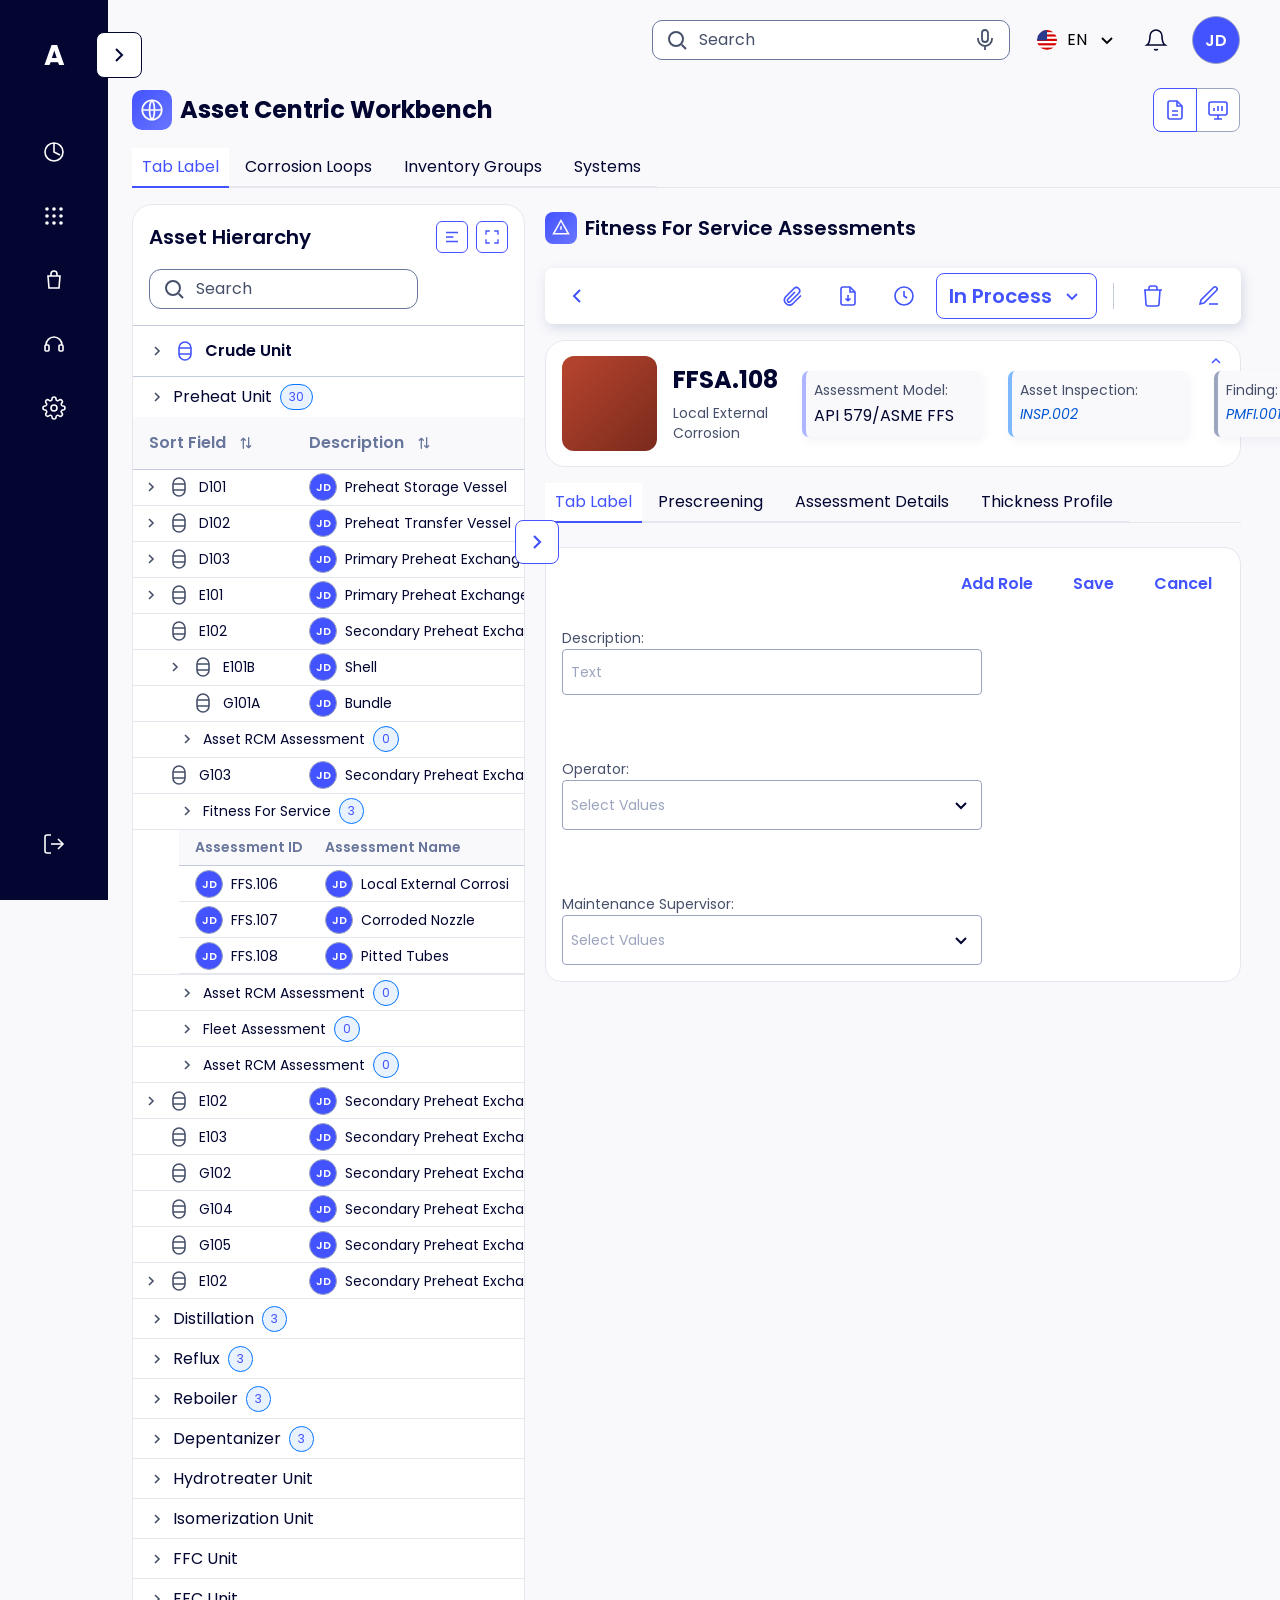
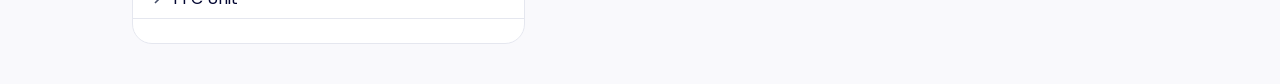
<file: asset-centric-workbench.html>
<!DOCTYPE html>
<html lang="en">
<head>
<meta charset="UTF-8" />
<meta name="viewport" content="width=device-width, initial-scale=1.0" />
<title>Asset Centric Workbench — Standard FFS view</title>
<link rel="preconnect" href="https://fonts.googleapis.com">
<link href="https://fonts.googleapis.com/css2?family=Poppins:ital,wght@0,400;0,600;0,700;1,400&display=swap" rel="stylesheet">
<style>
/* =====================================================================
 * Built from the live Figma frame "9. Standard FFS view"
 * (file O1L39CeZsNghNYsil1RlJr, node 2206:28058). Layout positions came
 * from get_metadata; styling from get_design_context on the list header,
 * the Asset Hierarchy panel, the details header, the toolbar and the form.
 * Standalone page: the token subset below mirrors tokens.css.
 * ===================================================================== */
:root {
  --primitive-color-blue-10: #020631;
  --primitive-color-blue-50: #4353ff;
  --primitive-color-bg-card: #ffffff;
  --primitive-color-bg-page: #f9f9fc;
  --primitive-color-neutral-100: #e5e7ef;
  --primitive-color-neutral-200: #c4cbdd;
  --primitive-color-neutral-300: #9ca5be;
  --primitive-color-neutral-400: #68769c;
  --primitive-color-neutral-600: #47506a;
  --primitive-color-semantic-bg-blue: #e9f2ff;
  --primitive-color-semantic-bg-green: #dcfff1;
  --primitive-color-semantic-text-green: #008516;
  --primitive-color-semantic-text-blue: #0055d4;
  --primitive-color-semantic-element-grey: #9ca5be;
  --primitive-color-indicator-accent-1: #aeb5ff;
  --primitive-color-indicator-accent-2: #7eb9ff;
  --primitive-color-indicator-accent-7: #0075ff;
  --gradient-app-tile: linear-gradient(180deg, #4353ff 0%, #8528f8 100%);
  --gradient-illustration-general: linear-gradient(135deg, #4353ff 0%, #6975ff 100%);

  --color-text-primary: var(--primitive-color-blue-10);
  --color-text-label: var(--primitive-color-neutral-600);
  --color-text-large-text: var(--primitive-color-neutral-400);
  --color-text-link: var(--primitive-color-semantic-text-blue);
  --color-surface-primary: var(--primitive-color-bg-page);
  --color-surface-secondary: var(--primitive-color-bg-card);
  --color-button-default: var(--primitive-color-blue-50);
  --font-family-body: "Poppins", sans-serif;

  --shadow-regular-1: 2px 4px 8px rgba(104, 118, 156, 0.08);
  --shadow-regular-3: 2px 4px 12px rgba(104, 118, 156, 0.24);
}
* { box-sizing: border-box; }
body { margin: 0; font-family: var(--font-family-body); background: var(--color-surface-primary); color: var(--color-text-primary); }
button { font-family: inherit; }
.app { display: flex; min-height: 100vh; }

/* Side Navigation Panel — the 108px instance used in this frame */
.sidenav { width: 108px; flex-shrink: 0; background: var(--primitive-color-blue-10); padding: 32px 24px; display: flex; flex-direction: column; justify-content: space-between; align-items: center; position: sticky; top: 0; height: 100vh; }
.sidenav-top { display: flex; flex-direction: column; align-items: center; gap: 48px; width: 100%; }
.logo-row { position: relative; width: 100%; height: 48px; display: flex; align-items: center; justify-content: center; }
.logo { width: 60px; height: 49px; color: #fff; font-weight: 700; font-size: 28px; display: flex; align-items: center; justify-content: center; } /* token-exempt: prototype */
.collapse-btn { position: absolute; left: 71.5px; top: 0; min-width: 44px; min-height: 44px; padding: 10px; background: var(--color-surface-secondary); border: 1px solid var(--primitive-color-blue-10); border-radius: 8px; display: flex; align-items: center; justify-content: center; cursor: pointer; color: var(--primitive-color-blue-10); z-index: 6; }
.nav-list { display: flex; flex-direction: column; gap: 16px; width: 54px; }
.nav-item { display: flex; align-items: center; justify-content: center; padding: 12px; border-radius: 8px; background: none; border: none; color: #fff; cursor: pointer; } /* token-exempt: prototype */
.nav-item:hover { background: rgba(255,255,255,0.1); }

.main { flex: 1; min-width: 0; padding: 16px 0 40px 24px; display: flex; flex-direction: column; gap: 16px; }

/* ---------- List Page Header ---------- */
.lph { display: flex; flex-direction: column; gap: 16px; }
.lph-top { display: flex; flex-direction: column; gap: 24px; }
.shell { display: flex; justify-content: flex-end; padding: 0 40px; }
.shell-in { display: flex; align-items: center; gap: 25px; }
.search-bar { display: flex; align-items: center; gap: 8px; height: 40px; width: 358px; max-width: 100%; padding: 8px 12px; background: var(--color-surface-secondary); border: 1px solid var(--primitive-color-neutral-400); border-radius: 10px; color: var(--color-text-label); }
.search-bar input { flex: 1; min-width: 0; border: none; outline: none; background: transparent; font: 400 16px/24px var(--font-family-body); color: var(--color-text-primary); }
.search-bar input::placeholder { color: var(--color-text-label); opacity: 1; }
.search-bar:focus-within { box-shadow: 0 0 0 2px var(--primitive-color-neutral-200); }
.lang { display: flex; align-items: center; gap: 8px; height: 40px; font-size: 16px; line-height: 24px; color: #000; } /* token-exempt: Figma uses literal black */
.icon-plain { display: flex; background: none; border: none; color: var(--color-text-primary); padding: 0; cursor: pointer; }
.profile { width: 48px; height: 48px; border-radius: 24px; background: var(--color-button-default); border: 1px solid var(--primitive-color-neutral-300); overflow: hidden; position: relative; color: #fff; display: flex; align-items: center; justify-content: center; font-weight: 600; } /* token-exempt: prototype */
.profile img { position: absolute; inset: 0; width: 100%; height: 100%; object-fit: cover; }
.title-row { display: flex; align-items: center; justify-content: space-between; padding-right: 40px; gap: 16px; flex-wrap: wrap; }
.title-left { display: flex; align-items: center; gap: 8px; }
.a360 { width: 40px; height: 40px; border-radius: 10px; background: var(--gradient-illustration-general); display: flex; align-items: center; justify-content: center; color: #fff; } /* token-exempt: prototype */
.page-title { margin: 0; font-size: 24px; line-height: 30px; font-weight: 700; }       /* Header 5 */
.segmented { display: flex; isolation: isolate; }
.seg { min-width: 44px; min-height: 44px; width: 44px; background: var(--color-surface-secondary); border: 1px solid var(--primitive-color-neutral-300); display: flex; align-items: center; justify-content: center; cursor: pointer; color: var(--color-button-default); padding: 8px; }
.seg:first-child { border-radius: 8px 0 0 8px; margin-right: -1px; }
.seg:last-child { border-radius: 0 8px 8px 0; }
.seg[aria-pressed="true"] { border-color: var(--color-button-default); z-index: 2; position: relative; }

/* tab bars (shared by header and detail pane) */
.tabbar { display: flex; height: 40px; background: var(--color-surface-primary); border-bottom: 1px solid var(--primitive-color-neutral-100); }
.tab { display: flex; align-items: center; height: 40px; padding: 8px 16px; background: var(--color-surface-primary); border: none; border-bottom: 2px solid var(--primitive-color-neutral-100); color: var(--color-text-primary); font: 400 16px/24px var(--font-family-body); cursor: pointer; white-space: nowrap; }
.tab[aria-selected="true"] { background: var(--color-surface-secondary); border-bottom-color: var(--color-button-default); color: var(--color-button-default); padding: 8px 10px; }
.tab:focus-visible { outline: 2px solid var(--primitive-color-neutral-300); outline-offset: -2px; }

/* ---------- body: master + detail ---------- */
.body { position: relative; display: flex; gap: 20px; align-items: flex-start; padding-right: 39px; }
.master { width: 393px; flex-shrink: 0; background: var(--color-surface-secondary); border: 1px solid var(--primitive-color-neutral-100); border-radius: 20px; padding: 16px 0 24px; overflow: hidden; }
.m-head { display: flex; align-items: center; justify-content: space-between; padding: 0 16px; }
.m-head h2 { margin: 0; font-size: 20px; line-height: 24px; font-weight: 600; }  /* Sub Header 1 */
.m-tog { display: flex; gap: 8px; }
.m-tog button { width: 32px; height: 32px; display: flex; align-items: center; justify-content: center; background: var(--color-surface-secondary); border: 1px solid var(--color-button-default); border-radius: 6px; color: var(--color-button-default); cursor: pointer; }
.m-search { padding: 16px; }
.m-search .search-bar { width: 269px; border-radius: 12px; }
.node { display: flex; align-items: center; gap: 8px; padding: 0 16px; font-size: 16px; line-height: 24px; cursor: pointer; background: none; border: none; width: 100%; text-align: left; color: var(--color-text-primary); }
.node.parent { height: 52px; border-top: 1px solid var(--primitive-color-neutral-200); border-bottom: 1px solid var(--primitive-color-neutral-200); font-weight: 600; }  /* Sub Header 2 */
.node.child { height: 40px; }
.node.unit { height: 40px; border-bottom: 1px solid var(--primitive-color-neutral-100); }
.chev { color: var(--primitive-color-neutral-600); flex-shrink: 0; display: block; }
.pill { display: inline-block; background: var(--primitive-color-semantic-bg-blue); border: 1px solid var(--primitive-color-indicator-accent-7); color: var(--color-button-default); font-size: 12px; line-height: 18px; padding: 3px 8px; border-radius: 20px; font-weight: 400; }
.tblwrap { overflow-x: auto; position: relative; }
table.tree { border-collapse: collapse; table-layout: fixed; width: 1518px; }
.tree th { height: 52px; padding: 0 16px; text-align: left; white-space: nowrap; background: var(--color-surface-primary); border-bottom: 1px solid var(--primitive-color-neutral-200); font: 600 16px/20px var(--font-family-body); color: var(--color-text-large-text); }   /* Sub Header 2 */
.tree th .sort { vertical-align: middle; margin-left: 8px; }
.tree td { height: 36px; padding: 0 16px; border-bottom: 1px solid var(--primitive-color-neutral-100); font-size: 14px; line-height: 20px; white-space: nowrap; overflow: hidden; text-overflow: ellipsis; }  /* Body Small */
.tree tbody tr:hover td { background: var(--color-surface-primary); }
.tree tr.static:hover td { background: none; }
.c1 { display: flex; align-items: center; gap: 8px; }
.cell { display: flex; align-items: center; gap: 8px; }
.av { width: 28px; height: 28px; border-radius: 14px; background: var(--color-button-default); border: 1px solid var(--primitive-color-neutral-300); color: #fff; font-size: 11px; font-weight: 600; display: inline-flex; align-items: center; justify-content: center; flex-shrink: 0; } /* token-exempt: Figma thumbnail text is literal white */
.grp { display: flex; align-items: center; gap: 8px; }
.nested { padding: 0 0 0 46px; }
.nested table { border-collapse: collapse; table-layout: fixed; width: 860px; }
.nested th { height: 36px; font-size: 14px; line-height: 20px; border-bottom: 1px solid var(--primitive-color-neutral-200); }
.nested td { height: 36px; }
.cnt { position: relative; display: inline-block; width: 24px; height: 24px; flex-shrink: 0; }
.cnt svg { position: absolute; left: 3px; top: 3px; }
.cnt b { position: absolute; right: 0; top: -2px; font-size: 12px; line-height: 16px; font-weight: 400; background: var(--gradient-app-tile); -webkit-background-clip: text; background-clip: text; color: transparent; }
.lnk { color: var(--color-text-link); text-decoration: none; overflow: hidden; text-overflow: ellipsis; }
.tag-green { display: inline-block; background: var(--primitive-color-semantic-bg-green); color: var(--primitive-color-semantic-text-green); font-size: 12px; line-height: 18px; padding: 3px 8px; border-radius: 20px; }
.scroll-btn { position: absolute; left: 383px; top: 316px; z-index: 5; width: 44px; height: 44px; background: var(--color-surface-secondary); border: 1px solid var(--color-button-default); border-radius: 8px; color: var(--color-button-default); display: flex; align-items: center; justify-content: center; cursor: pointer; }

/* ---------- detail pane (1148 wide in the design) ---------- */
.detail { flex: 1; min-width: 560px; max-width: 1148px; display: flex; flex-direction: column; gap: 24px; }
.d-head { display: flex; flex-direction: column; }
.d-title { display: flex; align-items: center; gap: 8px; height: 48px; }
.d-title .ico { width: 32px; height: 32px; border-radius: 8px; background: var(--gradient-illustration-general); display: flex; align-items: center; justify-content: center; color: #fff; } /* token-exempt: prototype */
.d-title h2 { margin: 0; font-size: 20px; line-height: 24px; font-weight: 600; }  /* Sub Header 1 */
.toolbar { margin-top: 16px; height: 56px; background: var(--color-surface-secondary); border-radius: 8px; box-shadow: var(--shadow-regular-3); padding: 5px 8px; display: flex; align-items: center; justify-content: space-between; gap: 16px; }
.tb-right { display: flex; align-items: center; gap: 8px; }
.btn-tert { display: inline-flex; align-items: center; justify-content: center; gap: 4px; height: 40px; min-width: 48px; padding: 8px 12px; background: none; border: none; border-radius: 8px; color: var(--color-button-default); font: 600 16px/24px var(--font-family-body); cursor: pointer; }
.btn-tert:hover { background: var(--primitive-color-semantic-bg-blue); }
.btn-sec-lg { display: inline-flex; align-items: center; gap: 8px; height: 46px; padding: 8px 12px; background: var(--color-surface-secondary); color: var(--color-button-default); border: 1px solid var(--color-button-default); border-radius: 8px; font: 600 20px/30px var(--font-family-body); cursor: pointer; }
.btn-sec-lg:hover { background: var(--primitive-color-semantic-bg-blue); }
.sep { width: 16px; height: 40px; display: flex; justify-content: center; align-items: center; }
.sep i { width: 1px; height: 26px; background: var(--primitive-color-neutral-200); display: block; }
.entity { margin-top: 16px; position: relative; height: 127px; background: var(--color-surface-secondary); border: 1px solid var(--primitive-color-neutral-100); border-radius: 20px; padding: 16px; display: flex; align-items: center; justify-content: space-between; gap: 24px; }
.e-left { display: flex; align-items: center; gap: 16px; }
.e-photo { width: 95px; height: 95px; border-radius: 12px; overflow: hidden; background: linear-gradient(135deg, #b8452f, #7a2a1c); flex-shrink: 0; } /* token-exempt: image placeholder */
.e-photo img { width: 100%; height: 100%; object-fit: cover; display: block; }
.e-title { margin: 0; font-size: 24px; line-height: 30px; font-weight: 700; }
.e-sub { margin: 8px 0 0; font-size: 14px; line-height: 20px; color: var(--color-text-label); }
.e-cards { display: flex; gap: 26px; padding-right: 16px; }
.hic { width: 180px; background: var(--color-surface-primary); border-left: 4px solid; border-radius: 7px; box-shadow: var(--shadow-regular-1); padding: 9px 8px; display: flex; flex-direction: column; gap: 4px; min-height: 62px; }
.hic .k { font-size: 14px; line-height: 20px; color: var(--color-text-label); }
.hic .v { font-size: 16px; line-height: 24px; }
.hic .v.link { font-size: 14px; line-height: 20px; font-style: italic; color: var(--color-text-link); text-decoration: none; }
.e-collapse { position: absolute; top: 8px; right: 8px; width: 32px; height: 24px; display: flex; align-items: center; justify-content: center; background: none; border: none; border-radius: 6px; color: var(--color-button-default); cursor: pointer; padding: 0; }
.e-collapse:hover { background: var(--primitive-color-semantic-bg-blue); }
.d-tabs { margin-top: 16px; }

.form-card { background: var(--color-surface-secondary); border: 1px solid var(--primitive-color-neutral-100); border-radius: 16px; padding: 16px; display: flex; flex-direction: column; align-items: flex-end; gap: 24px; min-height: 349px; }
.f-actions { display: flex; gap: 16px; }
.f-fields { width: 100%; display: flex; flex-direction: column; gap: 64px; }
.f-row { display: flex; gap: 64px; flex-wrap: wrap; }
.field { width: 420px; max-width: 100%; display: flex; flex-direction: column; gap: 1px; position: relative; }
.f-label { font-size: 14px; line-height: 20px; color: var(--color-text-label); }
.f-box { display: flex; align-items: center; justify-content: space-between; gap: 6px; min-height: 42px; background: var(--color-surface-secondary); border: 1px solid var(--primitive-color-neutral-300); border-radius: 4px; padding: 12px 8px; font: 400 14px/20px var(--font-family-body); width: 100%; text-align: left; color: var(--color-text-primary); }
input.f-box::placeholder, .f-box .ph { color: var(--primitive-color-neutral-300); opacity: 1; }
.f-box:focus-visible, input.f-box:focus { outline: none; box-shadow: 0 0 0 2px var(--primitive-color-indicator-accent-1); }
button.f-box { cursor: pointer; }
.menu { position: absolute; top: 100%; left: 0; right: 0; margin: 4px 0 0; padding: 4px 0; list-style: none; background: var(--color-surface-secondary); border: 1px solid var(--primitive-color-neutral-100); border-radius: 4px; box-shadow: var(--shadow-regular-1); z-index: 10; }
.menu[hidden] { display: none; }
.menu li { padding: 8px; font-size: 14px; line-height: 20px; cursor: pointer; }
.menu li:hover { background: var(--color-surface-primary); }

@media (max-width: 1100px) { .body { flex-direction: column; } .master { width: 100%; } .scroll-btn { display: none; } .detail { min-width: 0; width: 100%; } }
</style>
</head>
<body>
<div class="app">

  <aside class="sidenav">
    <div class="sidenav-top">
      <div class="logo-row">
        <div class="logo">A</div>
        <button class="collapse-btn" aria-label="Expand navigation"><svg width="24" height="24" viewBox="0 0 24 24" fill="none" stroke="currentColor" stroke-width="2"><path d="M9 6l6 6-6 6"/></svg></button>
      </div>
      <nav class="nav-list" aria-label="Primary">
        <button class="nav-item" aria-label="Dashboard"><svg width="24" height="24" viewBox="0 0 24 24" fill="none" stroke="currentColor" stroke-width="1.6"><circle cx="12" cy="12" r="9"/><path d="M12 3v9l6 3"/></svg></button>
        <button class="nav-item" aria-label="Apps"><svg width="24" height="24" viewBox="0 0 24 24" fill="currentColor"><circle cx="5" cy="5" r="1.8"/><circle cx="12" cy="5" r="1.8"/><circle cx="19" cy="5" r="1.8"/><circle cx="5" cy="12" r="1.8"/><circle cx="12" cy="12" r="1.8"/><circle cx="19" cy="12" r="1.8"/><circle cx="5" cy="19" r="1.8"/><circle cx="12" cy="19" r="1.8"/><circle cx="19" cy="19" r="1.8"/></svg></button>
        <button class="nav-item" aria-label="Shopping bag"><svg width="24" height="24" viewBox="0 0 24 24" fill="none" stroke="currentColor" stroke-width="1.6"><path d="M6 8h12l-1 12H7L6 8z"/><path d="M9 8V6a3 3 0 0 1 6 0v2"/></svg></button>
        <button class="nav-item" aria-label="Support"><svg width="24" height="24" viewBox="0 0 24 24" fill="none" stroke="currentColor" stroke-width="1.6"><path d="M4 13a8 8 0 0 1 16 0"/><rect x="3" y="13" width="4" height="6" rx="1"/><rect x="17" y="13" width="4" height="6" rx="1"/></svg></button>
        <button class="nav-item" aria-label="Settings"><svg width="24" height="24" viewBox="0 0 24 24" fill="none" stroke="currentColor" stroke-width="1.6"><circle cx="12" cy="12" r="3"/><path d="M19.4 15a1.7 1.7 0 0 0 .34 1.87l.06.06a2 2 0 1 1-2.83 2.83l-.06-.06a1.7 1.7 0 0 0-1.87-.34 1.7 1.7 0 0 0-1 1.55V21a2 2 0 1 1-4 0v-.09a1.7 1.7 0 0 0-1-1.55 1.7 1.7 0 0 0-1.87.34l-.06.06a2 2 0 1 1-2.83-2.83l.06-.06A1.7 1.7 0 0 0 4.6 15a1.7 1.7 0 0 0-1.55-1H3a2 2 0 1 1 0-4h.09A1.7 1.7 0 0 0 4.6 9a1.7 1.7 0 0 0-.34-1.87l-.06-.06a2 2 0 1 1 2.83-2.83l.06.06A1.7 1.7 0 0 0 9 4.6a1.7 1.7 0 0 0 1-1.55V3a2 2 0 1 1 4 0v.09a1.7 1.7 0 0 0 1 1.55 1.7 1.7 0 0 0 1.87-.34l.06-.06a2 2 0 1 1 2.83 2.83l-.06.06A1.7 1.7 0 0 0 19.4 9a1.7 1.7 0 0 0 1.55 1H21a2 2 0 1 1 0 4h-.09a1.7 1.7 0 0 0-1.55 1z"/></svg></button>
      </nav>
    </div>
    <button class="nav-item" aria-label="Log out"><svg width="24" height="24" viewBox="0 0 24 24" fill="none" stroke="currentColor" stroke-width="1.6"><path d="M9 21H5a2 2 0 0 1-2-2V5a2 2 0 0 1 2-2h4"/><path d="M16 17l5-5-5-5"/><path d="M21 12H9"/></svg></button>
  </aside>

  <div class="main">
    <!-- ================= List Page Header ================= -->
    <header class="lph">
      <div class="lph-top">
        <div class="shell"><div class="shell-in">
          <label class="search-bar"><svg width="24" height="24" viewBox="0 0 24 24" fill="none" stroke="currentColor" stroke-width="2"><circle cx="11" cy="11" r="7"/><path d="M21 21l-4.3-4.3"/></svg><input type="search" placeholder="Search" aria-label="Global search"><svg width="24" height="24" viewBox="0 0 24 24" fill="none" stroke="currentColor" stroke-width="1.8"><path d="M12 2a3 3 0 0 0-3 3v6a3 3 0 0 0 6 0V5a3 3 0 0 0-3-3z"/><path d="M19 10v1a7 7 0 0 1-14 0v-1M12 18v4"/></svg></label>
          <div class="lang"><svg width="24" height="24" viewBox="0 0 24 24"><clipPath id="fc"><circle cx="12" cy="12" r="10"/></clipPath><g clip-path="url(#fc)"><rect width="24" height="24" fill="#fff"/><g fill="#d60000"><rect y="2" width="24" height="2.2"/><rect y="6.4" width="24" height="2.2"/><rect y="10.8" width="24" height="2.2"/><rect y="15.2" width="24" height="2.2"/><rect y="19.6" width="24" height="2.2"/></g><rect width="12" height="12.4" fill="#2a3a8c"/></g></svg>EN<svg width="24" height="24" viewBox="0 0 24 24" fill="none" stroke="currentColor" stroke-width="1.8"><path d="M7 10l5 5 5-5"/></svg></div>
          <div style="display:flex;align-items:center;gap:24px"><button class="icon-plain" aria-label="Notifications"><svg width="24" height="24" viewBox="0 0 24 24" fill="none" stroke="currentColor" stroke-width="1.6"><path d="M18 8a6 6 0 1 0-12 0c0 7-3 9-3 9h18s-3-2-3-9"/><path d="M13.7 21a2 2 0 0 1-3.4 0"/></svg></button>
          <div class="profile" title="Profile">JD<img alt="" src="https://www.figma.com/api/mcp/asset/64814b59-8cd6-4cc2-b8cb-aab792673a0e/02a2f.png" onerror="this.remove()"></div></div>
        </div></div>
        <div class="title-row">
          <div class="title-left"><div class="a360" aria-hidden="true"><svg width="26" height="26" viewBox="0 0 24 24" fill="none" stroke="currentColor" stroke-width="1.6"><circle cx="12" cy="12" r="9"/><path d="M3 12h18M12 3c3 3 3 15 0 18M12 3c-3 3-3 15 0 18"/></svg></div><h1 class="page-title">Asset Centric Workbench</h1></div>
          <div class="segmented" role="group" aria-label="View">
            <button class="seg" aria-pressed="true" aria-label="List view"><svg width="24" height="24" viewBox="0 0 24 24" fill="none" stroke="currentColor" stroke-width="1.6"><path d="M14 3H7a2 2 0 0 0-2 2v14a2 2 0 0 0 2 2h10a2 2 0 0 0 2-2V8l-5-5z"/><path d="M14 3v5h5M9 13h6M9 17h6"/></svg></button>
            <button class="seg" aria-pressed="false" aria-label="Analytics view"><svg width="24" height="24" viewBox="0 0 24 24" fill="none" stroke="currentColor" stroke-width="1.6"><rect x="3" y="4" width="18" height="13" rx="2"/><path d="M8 13v-3M12 13V8M16 13v-5M8 21h8M12 17v4"/></svg></button>
          </div>
        </div>
      </div>
      <div class="tabbar" role="tablist" data-tabs>
        <button class="tab" role="tab" aria-selected="true">Tab Label</button>
        <button class="tab" role="tab" aria-selected="false">Corrosion Loops</button>
        <button class="tab" role="tab" aria-selected="false">Inventory Groups</button>
        <button class="tab" role="tab" aria-selected="false">Systems</button>
      </div>
    </header>

    <!-- ================= master + detail ================= -->
    <div class="body">
      <!-- Asset Hierarchy -->
      <aside class="master" aria-labelledby="mh">
        <div class="m-head">
          <h2 id="mh">Asset Hierarchy</h2>
          <div class="m-tog">
            <button aria-label="Standard view"><svg width="20" height="20" viewBox="0 0 24 24" fill="none" stroke="currentColor" stroke-width="1.8"><path d="M4 6h16M4 12h10M4 18h16"/></svg></button>
            <button aria-label="Expand all"><svg width="20" height="20" viewBox="0 0 24 24" fill="none" stroke="currentColor" stroke-width="1.8"><path d="M4 9V4h5M20 9V4h-5M4 15v5h5M20 15v5h-5"/></svg></button>
          </div>
        </div>
        <div class="m-search"><label class="search-bar"><svg width="24" height="24" viewBox="0 0 24 24" fill="none" stroke="currentColor" stroke-width="2"><circle cx="11" cy="11" r="7"/><path d="M21 21l-4.3-4.3"/></svg><input type="search" id="mq" placeholder="Search" aria-label="Search hierarchy"></label></div>

        <button class="node parent" data-toggle="unit-body" aria-expanded="true"><svg class="chev" width="16" height="16" viewBox="0 0 24 24" fill="none" stroke="currentColor" stroke-width="2.4"><path d="M9 6l6 6-6 6"/></svg><svg width="24" height="24" viewBox="0 0 24 24" fill="none" stroke="currentColor" stroke-width="1.6" style="color:var(--color-button-default)"><rect x="6" y="3" width="12" height="18" rx="6"/><path d="M6 9h12M6 15h12"/></svg>Crude Unit</button>
        <div id="unit-body">
          <button class="node child" data-toggle="tree-body" aria-expanded="true"><svg class="chev" width="16" height="16" viewBox="0 0 24 24" fill="none" stroke="currentColor" stroke-width="2.4"><path d="M9 6l6 6-6 6"/></svg>Preheat Unit <span class="pill">30</span></button>
          <div id="tree-body" class="tblwrap" tabindex="0" aria-label="Equipment table, scrolls horizontally">
            <table class="tree">
              <colgroup><col style="width:160px"><col style="width:250px"><col style="width:174px"><col style="width:200px"><col style="width:161px"><col style="width:268px"><col style="width:251px"><col style="width:54px"></colgroup>
              <thead><tr>
                <th scope="col">Sort Field <svg class="sort" width="16" height="16" viewBox="0 0 24 24" fill="none" stroke="currentColor" stroke-width="2" stroke-linecap="round" stroke-linejoin="round"><path d="M8 20V5M5 8l3-3 3 3M16 4v15M13 16l3 3 3-3"/></svg></th>
                <th scope="col">Description <svg class="sort" width="16" height="16" viewBox="0 0 24 24" fill="none" stroke="currentColor" stroke-width="2" stroke-linecap="round" stroke-linejoin="round"><path d="M8 20V5M5 8l3-3 3 3M16 4v15M13 16l3 3 3-3"/></svg></th>
                <th scope="col">Equipment ID <svg class="sort" width="16" height="16" viewBox="0 0 24 24" fill="none" stroke="currentColor" stroke-width="2" stroke-linecap="round" stroke-linejoin="round"><path d="M8 20V5M5 8l3-3 3 3M16 4v15M13 16l3 3 3-3"/></svg></th>
                <th scope="col">Category <svg class="sort" width="16" height="16" viewBox="0 0 24 24" fill="none" stroke="currentColor" stroke-width="2" stroke-linecap="round" stroke-linejoin="round"><path d="M8 20V5M5 8l3-3 3 3M16 4v15M13 16l3 3 3-3"/></svg></th>
                <th scope="col">Object Type <svg class="sort" width="16" height="16" viewBox="0 0 24 24" fill="none" stroke="currentColor" stroke-width="2" stroke-linecap="round" stroke-linejoin="round"><path d="M8 20V5M5 8l3-3 3 3M16 4v15M13 16l3 3 3-3"/></svg></th>
                <th scope="col">Created By/On <svg class="sort" width="16" height="16" viewBox="0 0 24 24" fill="none" stroke="currentColor" stroke-width="2" stroke-linecap="round" stroke-linejoin="round"><path d="M8 20V5M5 8l3-3 3 3M16 4v15M13 16l3 3 3-3"/></svg></th>
                <th scope="col">Modified By/On <svg class="sort" width="16" height="16" viewBox="0 0 24 24" fill="none" stroke="currentColor" stroke-width="2" stroke-linecap="round" stroke-linejoin="round"><path d="M8 20V5M5 8l3-3 3 3M16 4v15M13 16l3 3 3-3"/></svg></th>
                <th></th>
              </tr></thead>
              <tbody id="rows"></tbody>
            </table>
          </div>
          <div id="units"></div>
        </div>
      </aside>

      <!-- Scroll control (44px) on the panel edge: scrolls the clipped table -->
      <button class="scroll-btn" id="scrollBtn" aria-label="Scroll table columns"><svg width="24" height="24" viewBox="0 0 24 24" fill="none" stroke="currentColor" stroke-width="2.2"><path d="M9 6l6 6-6 6"/></svg></button>

      <!-- Details -->
      <section class="detail" aria-label="Assessment details">
        <div class="d-head">
          <div class="d-title"><div class="ico" aria-hidden="true"><svg width="20" height="20" viewBox="0 0 24 24" fill="none" stroke="currentColor" stroke-width="1.8"><path d="M12 3l9 16H3L12 3z"/><path d="M12 10v4M12 17h.01"/></svg></div><h2>Fitness For Service Assessments</h2></div>

          <div class="toolbar" role="toolbar" aria-label="Assessment actions">
            <button class="btn-tert" aria-label="Back"><svg width="24" height="24" viewBox="0 0 24 24" fill="none" stroke="currentColor" stroke-width="2"><path d="M15 18l-6-6 6-6"/></svg></button>
            <div class="tb-right">
              <button class="btn-tert" aria-label="Attachment"><svg width="24" height="24" viewBox="0 0 24 24" fill="none" stroke="currentColor" stroke-width="1.6"><path d="M21 11.5l-8.5 8.5a5 5 0 0 1-7-7L14 4.5a3.3 3.3 0 0 1 4.7 4.7L10.2 17.7a1.7 1.7 0 0 1-2.4-2.4L15 8"/></svg></button>
              <button class="btn-tert" aria-label="Report download"><svg width="24" height="24" viewBox="0 0 24 24" fill="none" stroke="currentColor" stroke-width="1.6"><path d="M14 3H7a2 2 0 0 0-2 2v14a2 2 0 0 0 2 2h10a2 2 0 0 0 2-2V8l-5-5z"/><path d="M14 3v5h5"/><path d="M12 11v6m0 0l-2.5-2.5M12 17l2.5-2.5"/></svg></button>
              <button class="btn-tert" aria-label="Timeline"><svg width="24" height="24" viewBox="0 0 24 24" fill="none" stroke="currentColor" stroke-width="1.6"><circle cx="12" cy="12" r="9"/><path d="M12 7v5l3 2"/></svg></button>
              <button class="btn-sec-lg" id="statusBtn" aria-haspopup="listbox">In Process <svg width="24" height="24" viewBox="0 0 24 24" fill="none" stroke="currentColor" stroke-width="1.8"><path d="M7 10l5 5 5-5"/></svg></button>
              <div class="sep" aria-hidden="true"><i></i></div>
              <button class="btn-tert" aria-label="Delete"><svg width="24" height="24" viewBox="0 0 24 24" fill="none" stroke="currentColor" stroke-width="1.6"><path d="M3 6h18M8 6V4a2 2 0 0 1 2-2h4a2 2 0 0 1 2 2v2m3 0-1 14a2 2 0 0 1-2 2H7a2 2 0 0 1-2-2L4 6"/></svg></button>
              <button class="btn-tert" aria-label="Edit"><svg width="24" height="24" viewBox="0 0 24 24" fill="none" stroke="currentColor" stroke-width="1.6"><path d="M12 20h9"/><path d="M16.5 3.5a2.1 2.1 0 0 1 3 3L7 19l-4 1 1-4L16.5 3.5z"/></svg></button>
            </div>
          </div>

          <div class="entity">
            <div class="e-left">
              <div class="e-photo"><img alt="FFSA.108 equipment" src="https://www.figma.com/api/mcp/asset/ea391583-be8a-4f53-bbd0-44eddd1a81a5/b6a96.png" onerror="this.remove()"></div>
              <div><h3 class="e-title">FFSA.108</h3><p class="e-sub">Local External Corrosion</p></div>
            </div>
            <div class="e-cards">
              <div class="hic" style="border-left-color:var(--primitive-color-indicator-accent-1)"><span class="k">Assessment Model:</span><span class="v">API 579/ASME FFS</span></div>
              <div class="hic" style="border-left-color:var(--primitive-color-indicator-accent-2)"><span class="k">Asset Inspection:</span><a href="#" class="v link">INSP.002</a></div>
              <div class="hic" style="border-left-color:var(--primitive-color-semantic-element-grey)"><span class="k">Finding:</span><a href="#" class="v link">PMFI.001</a></div>
            </div>
            <button class="e-collapse" aria-label="Collapse header"><svg width="16" height="16" viewBox="0 0 24 24" fill="none" stroke="currentColor" stroke-width="2.2"><path d="M6 15l6-6 6 6"/></svg></button>
          </div>

          <div class="tabbar d-tabs" role="tablist" data-tabs>
            <button class="tab" role="tab" aria-selected="true">Tab Label</button>
            <button class="tab" role="tab" aria-selected="false">Prescreening</button>
            <button class="tab" role="tab" aria-selected="false">Assessment Details</button>
            <button class="tab" role="tab" aria-selected="false">Thickness Profile</button>
          </div>
        </div>

        <div class="form-card">
          <div class="f-actions">
            <button class="btn-tert">Add Role</button><button class="btn-tert">Save</button><button class="btn-tert">Cancel</button>
          </div>
          <div class="f-fields">
            <div class="field"><label class="f-label" for="desc">Description:</label><input class="f-box" id="desc" type="text" placeholder="Text"></div>
            <div class="f-row">
              <div class="field" data-select><span class="f-label" id="l1">Operator:</span><button type="button" class="f-box" aria-labelledby="l1" aria-haspopup="listbox" aria-expanded="false"><span class="ph val">Select Values</span><svg width="24" height="24" viewBox="0 0 24 24" fill="none" stroke="currentColor" stroke-width="2"><path d="M7 10l5 5 5-5"/></svg></button><ul class="menu" role="listbox" hidden><li role="option">Option 1</li><li role="option">Option 2</li><li role="option">Option 3</li></ul></div>
              <div class="field" data-select><span class="f-label" id="l2">Maintenance Supervisor:</span><button type="button" class="f-box" aria-labelledby="l2" aria-haspopup="listbox" aria-expanded="false"><span class="ph val">Select Values</span><svg width="24" height="24" viewBox="0 0 24 24" fill="none" stroke="currentColor" stroke-width="2"><path d="M7 10l5 5 5-5"/></svg></button><ul class="menu" role="listbox" hidden><li role="option">Option 1</li><li role="option">Option 2</li><li role="option">Option 3</li></ul></div>
            </div>
          </div>
        </div>
      </section>
    </div>
  </div>
</div>

<script>
  /* ---------- data (from the Figma frame; dates kept exactly as written there) ---------- */
  var DATE = 'May 12, 2025,5:30:00 PM';
  var EQ = [
    { id:'D101', d:'Preheat Storage Vessel',    ex:1 }, { id:'D102', d:'Preheat Transfer Vessel',   ex:1 },
    { id:'D103', d:'Primary Preheat Exchanger', ex:1 }, { id:'E101', d:'Primary Preheat Exchanger', ex:1 },
    { id:'E102', d:'Secondary Preheat Exchanger' },
    { id:'E101B', d:'Shell',  lvl:1, eq:'ASDA.101', cat:'Text', ex:1 }, { id:'G101A', d:'Bundle', lvl:1, eq:'ASDA.102', cat:'Text' },
    { g:'Asset RCM Assessment', n:0 },
    { id:'G103', d:'Secondary Preheat Exchanger' },
    { g:'Fitness For Service', n:3, nested:1 },
    { g:'Asset RCM Assessment', n:0 }, { g:'Fleet Assessment', n:0 }, { g:'Asset RCM Assessment', n:0 },
    { id:'E102', d:'Secondary Preheat Exchanger', ex:1 }, { id:'E103', d:'Secondary Preheat Exchanger' },
    { id:'G102', d:'Secondary Preheat Exchanger' }, { id:'G104', d:'Secondary Preheat Exchanger' },
    { id:'G105', d:'Secondary Preheat Exchanger' }, { id:'E102', d:'Secondary Preheat Exchanger', ex:1 }
  ];
  var FFS = [
    ['FFS.106','Local External Corrosion',3,'E101 - Shell','Local Metal Loss','Level 2'],
    ['FFS.107','Corroded Nozzle',1,'D103 - Nozzle A','Surface Oxidation','Level 1'],
    ['FFS.108','Pitted Tubes',1,'E101 - Bundle','Pitting Corrosion','Level 2']
  ];
  var UNITS = [['Distillation',3],['Reflux',3],['Reboiler',3],['Depentanizer',3],['Hydrotreater Unit'],['Isomerization Unit'],['FFC Unit'],['FFC Unit']];

  var CH = '<svg class="chev" width="16" height="16" viewBox="0 0 24 24" fill="none" stroke="currentColor" stroke-width="2.4"><path d="M9 6l6 6-6 6"/></svg>';
  var VESSEL = '<svg width="24" height="24" viewBox="0 0 24 24" fill="none" stroke="currentColor" stroke-width="1.6" style="color:var(--color-text-label);flex-shrink:0"><rect x="6" y="3" width="12" height="18" rx="6"/><path d="M6 9h12M6 15h12"/></svg>';
  var DOWN = '<svg width="14" height="18" viewBox="0 0 14 18" fill="none" stroke="#4353ff" stroke-width="1.6" stroke-linecap="round" stroke-linejoin="round"><path d="M5 2v13M2 12l3 3 3-3"/></svg>';
  function esc(s) { return String(s).replace(/[&<>"]/g, function (c) { return { '&':'&amp;', '<':'&lt;', '>':'&gt;', '"':'&quot;' }[c]; }); }
  function av() { return '<span class="av" aria-hidden="true">JD</span>'; }
  function pill(n) { return '<span class="pill">' + esc(n) + '</span>'; }

  function nested() {
    var h = ['Assessment ID','Assessment Name','Asset Info','Assessment type','Level','Status'];
    var w = [130, 200, 190, 160, 100, 80];
    var s = '<div class="nested"><table><colgroup>' + w.map(function (x) { return '<col style="width:' + x + 'px">'; }).join('') + '</colgroup><thead><tr>' + h.map(function (x) { return '<th scope="col">' + x + '</th>'; }).join('') + '</tr></thead><tbody>';
    FFS.forEach(function (r) {
      s += '<tr><td><div class="cell">' + av() + esc(r[0]) + '</div></td><td><div class="cell">' + av() + esc(r[1]) + '</div></td>' +
           '<td><div class="cell"><span class="cnt" aria-label="' + r[2] + ' linked">' + DOWN + '<b>' + r[2] + '</b></span><a class="lnk" href="#">' + esc(r[3]) + '</a></div></td>' +
           '<td><div class="cell">' + av() + esc(r[4]) + '</div></td><td><div class="cell">' + av() + esc(r[5]) + '</div></td><td><span class="tag-green">Completed</span></td></tr>';
    });
    return s + '</tbody></table></div>';
  }

  function renderRows() {
    var out = '';
    EQ.forEach(function (r, i) {
      if (r.g) {
        out += '<tr class="static" data-q="' + esc(r.g.toLowerCase()) + '"><td colspan="8" style="padding-left:46px"><div class="grp">' +
               '<button class="btn-plain" data-toggle="g' + i + '" aria-expanded="' + (r.nested ? 'true' : 'false') + '" style="all:unset;display:flex;align-items:center;gap:8px;cursor:pointer">' + CH + esc(r.g) + ' ' + pill(r.n) + '</button></div></td></tr>';
        if (r.nested) out += '<tr class="static" id="g' + i + '" data-q="' + esc(r.g.toLowerCase()) + '"><td colspan="8" style="padding:0;height:auto">' + nested() + '</td></tr>';
        return;
      }
      var pl = r.lvl ? 34 : 10;
      out += '<tr data-q="' + esc((r.id + ' ' + r.d).toLowerCase()) + '">' +
        '<td style="padding-left:' + pl + 'px"><div class="c1">' + (r.ex ? CH : '<span style="width:16px"></span>') + VESSEL + esc(r.id) + '</div></td>' +
        '<td><div class="cell">' + av() + esc(r.d) + '</div></td>' +
        '<td>' + esc(r.eq || 'ASDA.100') + '</td>' +
        '<td><div class="cell">' + av() + esc(r.cat || 'Fixed (F)') + '</div></td>' +
        '<td>DRUM</td>' +
        '<td><div class="cell">' + av() + DATE + '</div></td>' +
        '<td><div class="cell">' + av() + DATE + '</div></td>' +
        '<td>' + CH + '</td></tr>';
    });
    document.getElementById('rows').innerHTML = out;
  }
  function renderUnits() {
    document.getElementById('units').innerHTML = UNITS.map(function (u) {
      return '<button class="node unit" data-q="' + esc(u[0].toLowerCase()) + '">' + CH + esc(u[0]) + (u[1] != null ? ' ' + pill(u[1]) : '') + '</button>';
    }).join('');
  }
  renderRows(); renderUnits();

  /* ---------- behaviour ---------- */
  // expand / collapse: Crude Unit, Preheat Unit, Fitness For Service
  document.addEventListener('click', function (e) {
    var t = e.target.closest('[data-toggle]'); if (!t) return;
    var target = document.getElementById(t.getAttribute('data-toggle')); if (!target) return;
    var open = t.getAttribute('aria-expanded') !== 'true';
    t.setAttribute('aria-expanded', open ? 'true' : 'false');
    target.style.display = open ? '' : 'none';
  });
  // filter hierarchy rows
  document.getElementById('mq').addEventListener('input', function (e) {
    var q = e.target.value.trim().toLowerCase();
    document.querySelectorAll('#rows tr[data-q], #units [data-q]').forEach(function (el) {
      el.style.display = (!q || el.getAttribute('data-q').indexOf(q) > -1) ? '' : 'none';
    });
  });
  // tab bars + segmented control
  document.querySelectorAll('[data-tabs]').forEach(function (bar) {
    var tabs = bar.querySelectorAll('.tab');
    tabs.forEach(function (t) { t.addEventListener('click', function () { tabs.forEach(function (x) { x.setAttribute('aria-selected', x === t ? 'true' : 'false'); }); }); });
  });
  var segs = document.querySelectorAll('.seg');
  segs.forEach(function (s) { s.addEventListener('click', function () { segs.forEach(function (x) { x.setAttribute('aria-pressed', x === s ? 'true' : 'false'); }); }); });
  // scroll control: nudge the clipped table right, wrap at the end
  document.getElementById('scrollBtn').addEventListener('click', function () {
    var w = document.getElementById('tree-body');
    var atEnd = w.scrollLeft + w.clientWidth >= w.scrollWidth - 2;
    var left = atEnd ? 0 : w.scrollLeft + 250;
    if (w.scrollTo) w.scrollTo({ left: left, behavior: 'smooth' }); else w.scrollLeft = left;
  });
  // dropdown fields
  document.querySelectorAll('[data-select]').forEach(function (f) {
    var b = f.querySelector('button'), m = f.querySelector('.menu'), v = f.querySelector('.val');
    b.addEventListener('click', function (e) { e.stopPropagation(); m.hidden = !m.hidden; b.setAttribute('aria-expanded', m.hidden ? 'false' : 'true'); });
    m.querySelectorAll('li').forEach(function (li) { li.addEventListener('click', function () { v.textContent = li.textContent; v.classList.remove('ph'); m.hidden = true; b.setAttribute('aria-expanded', 'false'); }); });
  });
  document.addEventListener('click', function () { document.querySelectorAll('.menu').forEach(function (m) { m.hidden = true; }); });
</script>
</body>
</html>
</file>
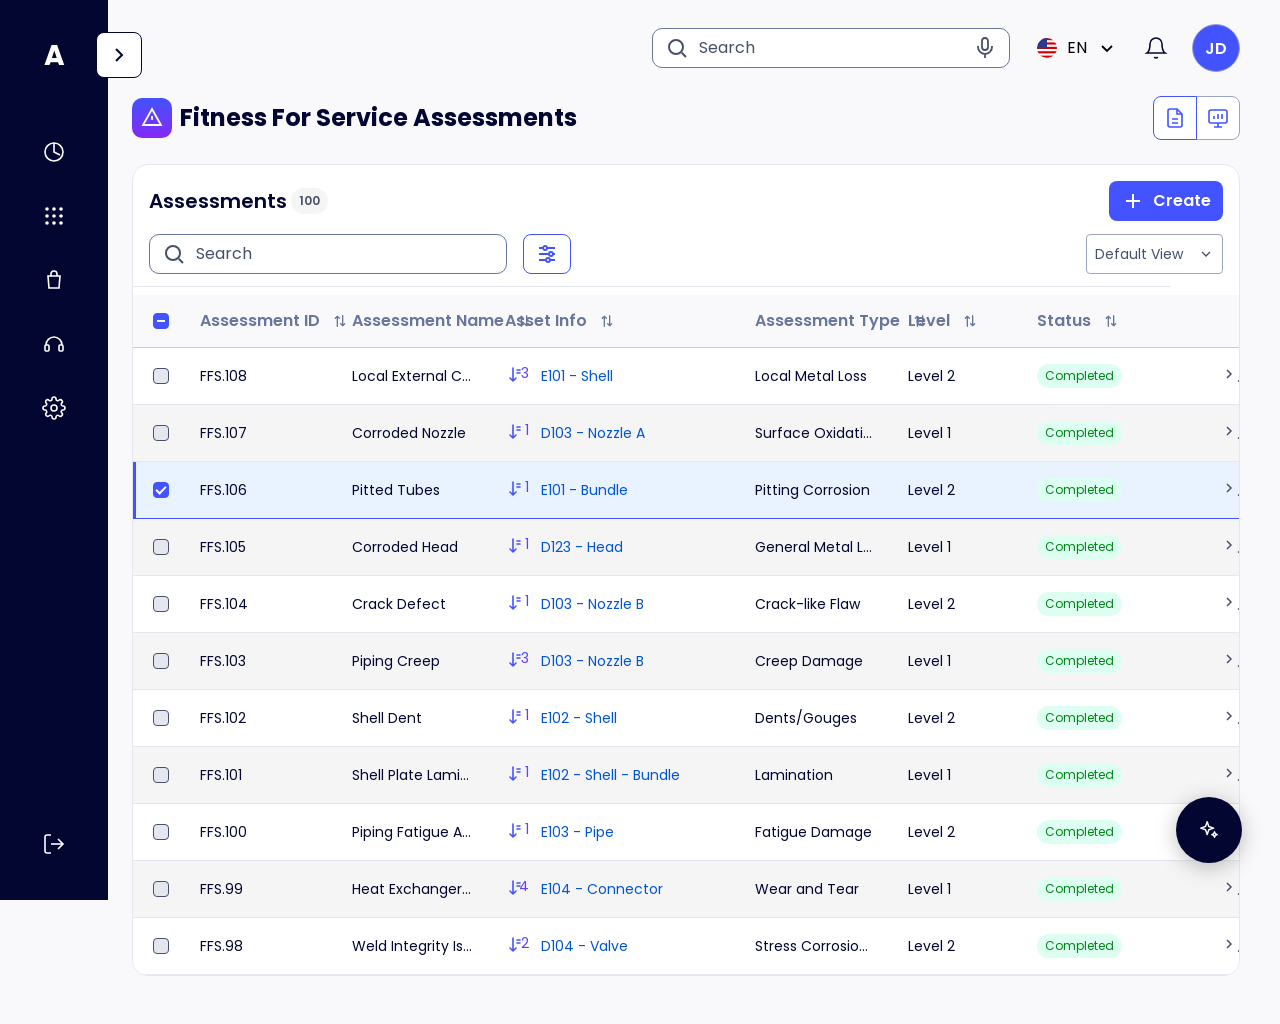
<file: ffs-assessments-v2.html>
<!DOCTYPE html>
<html lang="en">
<head>
<meta charset="UTF-8" />
<meta name="viewport" content="width=device-width, initial-scale=1.0" />
<title>Fitness For Service Assessments</title>
<link rel="preconnect" href="https://fonts.googleapis.com">
<link href="https://fonts.googleapis.com/css2?family=Poppins:ital,wght@0,400;0,600;0,700;1,400&display=swap" rel="stylesheet">
<style>
/* =====================================================================
 * Built from the live Figma frame "FFS Assessment- List Page"
 * (file O1L39CeZsNghNYsil1RlJr, node 5527:61102). Measurements and tokens
 * were read from get_design_context on the toolbar, table header,
 * checkbox column, status column, asset-info cell, title row and shell
 * bar. Token names match tokens.css.
 * ===================================================================== */
:root {
  --primitive-color-blue-10: #020631;
  --primitive-color-blue-50: #4353ff;
  --primitive-color-bg-card: #ffffff;
  --primitive-color-bg-page: #f9f9fc;
  --primitive-color-neutral-100: #e5e7ef;
  --primitive-color-neutral-200: #c4cbdd;
  --primitive-color-neutral-300: #9ca5be;
  --primitive-color-neutral-400: #68769c;
  --primitive-color-neutral-600: #47506a;
  --primitive-color-semantic-bg-grey: #f5f5f5;
  --primitive-color-semantic-bg-blue: #e9f2ff;
  --primitive-color-semantic-bg-green: #dcfff1;
  --primitive-color-semantic-text-green: #008516;
  --primitive-color-semantic-text-blue: #0055d4;
  --primitive-gradient-app-tile: linear-gradient(180deg, #4353ff 0%, #8528f8 100%); /* "Illustration/app Tile" */

  --color-text-primary: var(--primitive-color-blue-10);
  --color-text-label: var(--primitive-color-neutral-600);
  --color-text-large-text: var(--primitive-color-neutral-400);
  --color-text-link: var(--primitive-color-semantic-text-blue);
  --color-surface-primary: var(--primitive-color-bg-page);
  --color-surface-secondary: var(--primitive-color-bg-card);
  --color-button-default: var(--primitive-color-blue-50);
  --font-family-body: "Poppins", sans-serif;
}

* { box-sizing: border-box; }
body { margin: 0; font-family: var(--font-family-body); background: var(--color-surface-primary); color: var(--color-text-primary); }
button { font-family: inherit; }

.app { display: flex; min-height: 100vh; }

/* Side Navigation Panel (bg = color/primary/blue-10) */
.sidenav { width: 108px; flex-shrink: 0; background: var(--primitive-color-blue-10); padding: 32px 24px; display: flex; flex-direction: column; justify-content: space-between; align-items: center; position: sticky; top: 0; height: 100vh; }
.sidenav-top { display: flex; flex-direction: column; align-items: center; gap: 48px; width: 100%; }
.logo-row { position: relative; width: 100%; height: 48px; display: flex; align-items: center; justify-content: center; }
.logo { width: 60px; height: 49px; position: relative; color: #fff; font-weight: 700; font-size: 28px; display: flex; align-items: center; justify-content: center; }
.collapse-btn { position: absolute; left: 71.5px; top: 0; min-width: 44px; min-height: 44px; padding: 10px; background: var(--color-surface-secondary); border: 1px solid var(--primitive-color-blue-10); border-radius: 8px; display: flex; align-items: center; justify-content: center; cursor: pointer; color: var(--primitive-color-blue-10); z-index: 2; }
.nav-list { display: flex; flex-direction: column; gap: 16px; width: 54px; }
.nav-item { display: flex; align-items: center; justify-content: center; padding: 12px; border-radius: 8px; background: none; border: none; color: #fff; cursor: pointer; }
.nav-item:hover { background: rgba(255,255,255,0.1); }

.main { flex: 1; min-width: 0; padding: 24px 40px 48px 24px; display: flex; flex-direction: column; gap: 24px; }

/* Shell bar */
.shell { display: flex; align-items: center; justify-content: flex-end; gap: 25px; min-height: 48px; }
.search-bar { display: flex; align-items: center; gap: 8px; height: 40px; width: 358px; max-width: 100%; padding: 8px 12px; background: var(--color-surface-secondary); border: 1px solid var(--primitive-color-neutral-400); border-radius: 10px; color: var(--color-text-label); }
.search-bar input { flex: 1; min-width: 0; border: none; outline: none; background: transparent; font-family: inherit; font-size: 16px; line-height: 24px; color: var(--color-text-primary); }
.search-bar input::placeholder { color: var(--color-text-label); opacity: 1; }
.search-bar:focus-within { box-shadow: 0 0 0 2px var(--primitive-color-neutral-200); }
.lang { display: flex; align-items: center; gap: 8px; height: 40px; font-size: 16px; line-height: 24px; color: #000; }
.shell-right { display: flex; align-items: center; gap: 24px; }
.icon-plain { display: flex; background: none; border: none; color: var(--color-text-primary); padding: 0; cursor: pointer; }
.profile { width: 48px; height: 48px; border-radius: 24px; background: var(--color-button-default); border: 1px solid var(--primitive-color-neutral-300); overflow: hidden; position: relative; color: #fff; display: flex; align-items: center; justify-content: center; font-weight: 600; }
.profile img { position: absolute; inset: 0; width: 100%; height: 100%; object-fit: cover; }

/* Title row */
.title-row { display: flex; align-items: center; justify-content: space-between; gap: 16px; flex-wrap: wrap; }
.title-left { display: flex; align-items: center; gap: 8px; }
.title-icon { width: 40px; height: 40px; border-radius: 10px; background: var(--primitive-gradient-app-tile); display: flex; align-items: center; justify-content: center; position: relative; overflow: hidden; }
.title-icon img { position: absolute; inset: 0; width: 100%; height: 100%; }
.page-title { margin: 0; font-size: 24px; line-height: 30px; font-weight: 700; }                              /* Header 5 */
.segmented { display: flex; isolation: isolate; }
.seg { min-width: 44px; min-height: 44px; width: 44px; background: var(--color-surface-secondary); border: 1px solid var(--primitive-color-neutral-300); display: flex; align-items: center; justify-content: center; cursor: pointer; color: var(--color-button-default); padding: 8px; }
.seg:first-child { border-radius: 8px 0 0 8px; margin-right: -1px; }
.seg:last-child { border-radius: 0 8px 8px 0; }
.seg[aria-pressed="true"] { border-color: var(--color-button-default); z-index: 2; position: relative; }

/* Table card */
.card { background: var(--color-surface-secondary); border: 1px solid var(--primitive-color-neutral-100); border-radius: 16px; padding: 16px 0 0; overflow: hidden; }
.card-head { display: flex; flex-direction: column; gap: 12px; }
.head-inner { display: flex; flex-direction: column; gap: 13px; }
.head-row { display: flex; align-items: center; justify-content: space-between; padding: 0 16px; gap: 16px; flex-wrap: wrap; }
.title-with-tag { display: flex; align-items: center; gap: 4px; padding: 4px 0; }
.sec-title { margin: 0; font-size: 20px; line-height: 24px; font-weight: 600; }                              /* Sub Header 1 */
.tag-grey { background: var(--primitive-color-semantic-bg-grey); color: var(--color-text-label); font-size: 12px; line-height: 20px; font-weight: 600; padding: 3px 8px; border-radius: 20px; }
.btn-primary-md { display: inline-flex; align-items: center; gap: 8px; height: 40px; padding: 8px 12px; background: var(--color-button-default); color: #fff; border: none; border-radius: 8px; font-weight: 600; font-size: 16px; line-height: 24px; cursor: pointer; }
.btn-primary-md:hover { background: #3745db; }
.btn-secondary-icon { display: inline-flex; align-items: center; justify-content: center; height: 40px; width: 48px; background: var(--color-surface-secondary); color: var(--color-button-default); border: 1px solid var(--color-button-default); border-radius: 8px; cursor: pointer; }
.btn-secondary-icon:hover { background: var(--primitive-color-semantic-bg-blue); }
.tools-left { display: flex; align-items: center; gap: 16px; flex: 1; min-width: 0; flex-wrap: wrap; }
.view-field { display: flex; align-items: center; justify-content: space-between; gap: 10px; width: 137px; height: 40px; padding: 12px 8px; background: var(--color-surface-secondary); border: 1px solid var(--primitive-color-neutral-300); border-radius: 4px; font-size: 14px; line-height: 20px; color: var(--color-text-label); cursor: pointer; }
.divider { height: 1px; background: var(--primitive-color-neutral-100); width: calc(100% - 68px); }   /* design line is 1502px of a 1570px table */

/* Table */
.table-scroll { overflow-x: auto; margin-top: 8px; }
table { width: 100%; min-width: 1100px; border-collapse: collapse; table-layout: fixed; }
thead th { height: 52px; padding: 16px; text-align: left; background: var(--color-surface-primary); border-bottom: 1px solid var(--primitive-color-neutral-200); font-size: 16px; line-height: 20px; font-weight: 600; color: var(--color-text-large-text); white-space: nowrap; }   /* Sub Header 2 */
thead th.sortable { cursor: pointer; user-select: none; }
.th-inner { display: inline-flex; align-items: center; gap: 12px; }
.th-inner svg { width: 16px; height: 16px; flex-shrink: 0; }
th[aria-sort="ascending"] .th-inner, th[aria-sort="descending"] .th-inner { color: var(--color-button-default); }
tbody td { height: 52px; padding: 16px; border-bottom: 1px solid var(--primitive-color-neutral-100); font-size: 14px; line-height: 20px; color: var(--color-text-primary); background: var(--color-surface-secondary); overflow: hidden; text-overflow: ellipsis; white-space: nowrap; }  /* Body Small */
tbody tr:nth-child(even) td { background: var(--primitive-color-semantic-bg-grey); }
tbody tr.selected td { background: var(--primitive-color-semantic-bg-blue); border-bottom-color: var(--color-button-default); }
tbody tr.selected td:first-child { box-shadow: inset 3px 0 0 var(--color-button-default); }
tbody tr:hover td { filter: brightness(0.985); }
td.check, th.check { padding: 8px 16px; }
td.chev { text-align: left; color: var(--primitive-color-neutral-600); }
.asset { display: flex; align-items: center; gap: 12px; }
.asset .count { position: relative; width: 24px; height: 24px; flex-shrink: 0; }
.asset .count svg { position: absolute; left: 3px; top: 2px; }
.asset .count b { position: absolute; right: 0; top: -1px; font-size: 14px; line-height: 20px; font-weight: 400; background: var(--primitive-gradient-app-tile); -webkit-background-clip: text; background-clip: text; color: transparent; }
.asset a { color: var(--color-text-link); text-decoration: none; overflow: hidden; text-overflow: ellipsis; }
.asset a:hover { text-decoration: underline; }
.tag-green { display: inline-block; background: var(--primitive-color-semantic-bg-green); color: var(--primitive-color-semantic-text-green); font-size: 12px; line-height: 18px; padding: 3px 8px; border-radius: 20px; }
.empty { padding: 48px 16px; text-align: center; color: var(--color-text-label); font-size: 14px; }

/* Checkbox: 24px hit area, 16px box (Checkboxes/Unselected + Selected) */
.cb { appearance: none; -webkit-appearance: none; width: 16px; height: 16px; margin: 4px; border-radius: 4px; border: 1px solid var(--primitive-color-neutral-600); background: var(--primitive-color-neutral-100); cursor: pointer; display: block; position: relative; }
.cb:checked, .cb:indeterminate { background: var(--color-button-default); border-color: var(--color-button-default); }
.cb:checked::after { content: ""; position: absolute; left: 4px; top: 1px; width: 4px; height: 8px; border: solid #fff; border-width: 0 2px 2px 0; transform: rotate(45deg); }
.cb:indeterminate::after { content: ""; position: absolute; left: 3px; top: 6px; width: 8px; height: 2px; background: #fff; }
.cb:focus-visible { outline: 2px solid var(--primitive-color-neutral-200); outline-offset: 2px; box-shadow: 0 0 0 2px var(--color-button-default); }

/* AI assistant FAB */
.fab { position: fixed; right: 38px; bottom: 37px; width: 66px; height: 66px; border-radius: 38px; background: var(--primitive-color-blue-10); border: none; color: #fff; display: flex; align-items: center; justify-content: center; box-shadow: 0 4px 21px rgba(0,0,0,0.25); cursor: pointer; }
</style>
</head>
<body>
<div class="app">

  <aside class="sidenav">
    <div class="sidenav-top">
      <div class="logo-row">
        <div class="logo">A</div>
        <button class="collapse-btn" aria-label="Expand navigation"><svg width="24" height="24" viewBox="0 0 24 24" fill="none" stroke="currentColor" stroke-width="2"><path d="M9 6l6 6-6 6"/></svg></button>
      </div>
      <nav class="nav-list" aria-label="Primary">
        <button class="nav-item" aria-label="Dashboard"><svg width="24" height="24" viewBox="0 0 24 24" fill="none" stroke="currentColor" stroke-width="1.6"><circle cx="12" cy="12" r="9"/><path d="M12 3v9l6 3"/></svg></button>
        <button class="nav-item" aria-label="Apps"><svg width="24" height="24" viewBox="0 0 24 24" fill="currentColor"><circle cx="5" cy="5" r="1.8"/><circle cx="12" cy="5" r="1.8"/><circle cx="19" cy="5" r="1.8"/><circle cx="5" cy="12" r="1.8"/><circle cx="12" cy="12" r="1.8"/><circle cx="19" cy="12" r="1.8"/><circle cx="5" cy="19" r="1.8"/><circle cx="12" cy="19" r="1.8"/><circle cx="19" cy="19" r="1.8"/></svg></button>
        <button class="nav-item" aria-label="Shopping bag"><svg width="24" height="24" viewBox="0 0 24 24" fill="none" stroke="currentColor" stroke-width="1.6"><path d="M6 8h12l-1 12H7L6 8z"/><path d="M9 8V6a3 3 0 0 1 6 0v2"/></svg></button>
        <button class="nav-item" aria-label="Support"><svg width="24" height="24" viewBox="0 0 24 24" fill="none" stroke="currentColor" stroke-width="1.6"><path d="M4 13a8 8 0 0 1 16 0"/><rect x="3" y="13" width="4" height="6" rx="1"/><rect x="17" y="13" width="4" height="6" rx="1"/></svg></button>
        <button class="nav-item" aria-label="Settings"><svg width="24" height="24" viewBox="0 0 24 24" fill="none" stroke="currentColor" stroke-width="1.6"><circle cx="12" cy="12" r="3"/><path d="M19.4 15a1.7 1.7 0 0 0 .34 1.87l.06.06a2 2 0 1 1-2.83 2.83l-.06-.06a1.7 1.7 0 0 0-1.87-.34 1.7 1.7 0 0 0-1 1.55V21a2 2 0 1 1-4 0v-.09a1.7 1.7 0 0 0-1-1.55 1.7 1.7 0 0 0-1.87.34l-.06.06a2 2 0 1 1-2.83-2.83l.06-.06A1.7 1.7 0 0 0 4.6 15a1.7 1.7 0 0 0-1.55-1H3a2 2 0 1 1 0-4h.09A1.7 1.7 0 0 0 4.6 9a1.7 1.7 0 0 0-.34-1.87l-.06-.06a2 2 0 1 1 2.83-2.83l.06.06A1.7 1.7 0 0 0 9 4.6a1.7 1.7 0 0 0 1-1.55V3a2 2 0 1 1 4 0v.09a1.7 1.7 0 0 0 1 1.55 1.7 1.7 0 0 0 1.87-.34l.06-.06a2 2 0 1 1 2.83 2.83l-.06.06A1.7 1.7 0 0 0 19.4 9a1.7 1.7 0 0 0 1.55 1H21a2 2 0 1 1 0 4h-.09a1.7 1.7 0 0 0-1.55 1z"/></svg></button>
      </nav>
    </div>
    <button class="nav-item" aria-label="Log out"><svg width="24" height="24" viewBox="0 0 24 24" fill="none" stroke="currentColor" stroke-width="1.6"><path d="M9 21H5a2 2 0 0 1-2-2V5a2 2 0 0 1 2-2h4"/><path d="M16 17l5-5-5-5"/><path d="M21 12H9"/></svg></button>
  </aside>

  <div class="main">
    <!-- Shell bar -->
    <div class="shell">
      <label class="search-bar">
        <svg width="24" height="24" viewBox="0 0 24 24" fill="none" stroke="currentColor" stroke-width="2"><circle cx="11" cy="11" r="7"/><path d="M21 21l-4.3-4.3"/></svg>
        <input type="search" placeholder="Search" aria-label="Global search">
        <svg width="24" height="24" viewBox="0 0 24 24" fill="none" stroke="currentColor" stroke-width="1.8"><path d="M12 2a3 3 0 0 0-3 3v6a3 3 0 0 0 6 0V5a3 3 0 0 0-3-3z"/><path d="M19 10v1a7 7 0 0 1-14 0v-1M12 18v4"/></svg>
      </label>
      <div class="lang">
        <svg width="24" height="24" viewBox="0 0 24 24"><clipPath id="fc"><circle cx="12" cy="12" r="10"/></clipPath><g clip-path="url(#fc)"><rect width="24" height="24" fill="#fff"/><g fill="#d60000"><rect y="2" width="24" height="2.2"/><rect y="6.4" width="24" height="2.2"/><rect y="10.8" width="24" height="2.2"/><rect y="15.2" width="24" height="2.2"/><rect y="19.6" width="24" height="2.2"/></g><rect width="12" height="12.4" fill="#2a3a8c"/></g></svg>
        EN
        <svg width="24" height="24" viewBox="0 0 24 24" fill="none" stroke="currentColor" stroke-width="1.8"><path d="M7 10l5 5 5-5"/></svg>
      </div>
      <div class="shell-right">
        <button class="icon-plain" aria-label="Notifications"><svg width="24" height="24" viewBox="0 0 24 24" fill="none" stroke="currentColor" stroke-width="1.6"><path d="M18 8a6 6 0 1 0-12 0c0 7-3 9-3 9h18s-3-2-3-9"/><path d="M13.7 21a2 2 0 0 1-3.4 0"/></svg></button>
        <div class="profile" title="Profile">JD<img alt="" src="https://www.figma.com/api/mcp/asset/841b3c00-b558-4538-b42e-6fca7193dfbf/02a2f.png" onerror="this.remove()"></div>
      </div>
    </div>

    <!-- Title row -->
    <div class="title-row">
      <div class="title-left">
        <div class="title-icon"><svg width="24" height="24" viewBox="0 0 24 24" fill="none" stroke="#fff" stroke-width="1.8"><path d="M12 3l9 16H3L12 3z"/><path d="M12 10v4M12 17h.01"/></svg><img alt="" src="https://www.figma.com/api/mcp/asset/c0e06e73-b855-4d14-85f7-7e774903b068/22773.svg" onerror="this.remove()"></div>
        <h1 class="page-title">Fitness For Service Assessments</h1>
      </div>
      <div class="segmented" role="group" aria-label="View">
        <button class="seg" aria-pressed="true" aria-label="List view"><svg width="24" height="24" viewBox="0 0 24 24" fill="none" stroke="currentColor" stroke-width="1.6"><path d="M14 3H7a2 2 0 0 0-2 2v14a2 2 0 0 0 2 2h10a2 2 0 0 0 2-2V8l-5-5z"/><path d="M14 3v5h5M9 13h6M9 17h6"/></svg></button>
        <button class="seg" aria-pressed="false" aria-label="Analytics view"><svg width="24" height="24" viewBox="0 0 24 24" fill="none" stroke="currentColor" stroke-width="1.6"><rect x="3" y="4" width="18" height="13" rx="2"/><path d="M8 13v-3M12 13V8M16 13v-5M8 21h8M12 17v4"/></svg></button>
      </div>
    </div>

    <!-- Table card -->
    <section class="card" aria-labelledby="tblTitle">
      <div class="card-head">
        <div class="head-inner">
          <div class="head-row">
            <div class="title-with-tag"><h2 class="sec-title" id="tblTitle">Assessments</h2><span class="tag-grey">100</span></div>
            <button class="btn-primary-md"><svg width="24" height="24" viewBox="0 0 24 24" fill="none" stroke="currentColor" stroke-width="2"><path d="M12 5v14M5 12h14"/></svg>Create</button>
          </div>
          <div class="head-row">
            <div class="tools-left">
              <label class="search-bar">
                <svg width="24" height="24" viewBox="0 0 24 24" fill="none" stroke="currentColor" stroke-width="2"><circle cx="11" cy="11" r="7"/><path d="M21 21l-4.3-4.3"/></svg>
                <input type="search" id="q" placeholder="Search" aria-label="Search assessments">
              </label>
              <button class="btn-secondary-icon" aria-label="Filters"><svg width="24" height="24" viewBox="0 0 24 24" fill="none" stroke="currentColor" stroke-width="1.8"><path d="M4 6h4M12 6h8M4 12h10M18 12h2M4 18h7M15 18h5"/><circle cx="10" cy="6" r="2"/><circle cx="16" cy="12" r="2"/><circle cx="13" cy="18" r="2"/></svg></button>
            </div>
            <div class="view-field" role="button" tabindex="0" aria-label="View: Default View"><span>Default View</span><svg width="16" height="16" viewBox="0 0 24 24" fill="none" stroke="currentColor" stroke-width="2"><path d="M6 9l6 6 6-6"/></svg></div>
          </div>
        </div>
        <div class="divider"></div>
      </div>

      <div class="table-scroll">
        <table aria-describedby="tblTitle">
          <colgroup>
            <col style="width:4.59%"><col style="width:13.81%"><col style="width:13.81%"><col style="width:22.58%"><col style="width:13.81%"><col style="width:11.72%"><col style="width:16.62%"><col style="width:3.06%">
          </colgroup>
          <thead>
            <tr>
              <th class="check" scope="col"><input type="checkbox" class="cb" id="all" aria-label="Select all"></th>
              <th class="sortable" scope="col" data-key="id" aria-sort="none"><span class="th-inner">Assessment ID <svg viewBox="0 0 24 24" fill="none" stroke="currentColor" stroke-width="2" stroke-linecap="round" stroke-linejoin="round"><path d="M8 20V5M5 8l3-3 3 3M16 4v15M13 16l3 3 3-3"/></svg></span></th>
              <th class="sortable" scope="col" data-key="name" aria-sort="none"><span class="th-inner">Assessment Name <svg viewBox="0 0 24 24" fill="none" stroke="currentColor" stroke-width="2" stroke-linecap="round" stroke-linejoin="round"><path d="M8 20V5M5 8l3-3 3 3M16 4v15M13 16l3 3 3-3"/></svg></span></th>
              <th class="sortable" scope="col" data-key="asset" aria-sort="none"><span class="th-inner">Asset Info <svg viewBox="0 0 24 24" fill="none" stroke="currentColor" stroke-width="2" stroke-linecap="round" stroke-linejoin="round"><path d="M8 20V5M5 8l3-3 3 3M16 4v15M13 16l3 3 3-3"/></svg></span></th>
              <th class="sortable" scope="col" data-key="type" aria-sort="none"><span class="th-inner">Assessment Type <svg viewBox="0 0 24 24" fill="none" stroke="currentColor" stroke-width="2" stroke-linecap="round" stroke-linejoin="round"><path d="M8 20V5M5 8l3-3 3 3M16 4v15M13 16l3 3 3-3"/></svg></span></th>
              <th class="sortable" scope="col" data-key="level" aria-sort="none"><span class="th-inner">Level <svg viewBox="0 0 24 24" fill="none" stroke="currentColor" stroke-width="2" stroke-linecap="round" stroke-linejoin="round"><path d="M8 20V5M5 8l3-3 3 3M16 4v15M13 16l3 3 3-3"/></svg></span></th>
              <th class="sortable" scope="col" data-key="status" aria-sort="none"><span class="th-inner">Status <svg viewBox="0 0 24 24" fill="none" stroke="currentColor" stroke-width="2" stroke-linecap="round" stroke-linejoin="round"><path d="M8 20V5M5 8l3-3 3 3M16 4v15M13 16l3 3 3-3"/></svg></span></th>
              <th scope="col"><span class="sr-only" style="position:absolute;left:-9999px">Open</span></th>
            </tr>
          </thead>
          <tbody id="rows"></tbody>
        </table>
        <div class="empty" id="empty" hidden>No assessments match your search.</div>
      </div>
    </section>
  </div>
</div>

<button class="fab" aria-label="AI assistant"><svg width="22" height="24" viewBox="0 0 24 24" fill="none" stroke="currentColor" stroke-width="1.6" stroke-linejoin="round"><path d="M10 3l1.8 5.2L17 10l-5.2 1.8L10 17l-1.8-5.2L3 10l5.2-1.8L10 3z"/><path d="M18 14l.9 2.1L21 17l-2.1.9L18 20l-.9-2.1L15 17l2.1-.9L18 14z"/></svg></button>

<script>
  // Asset names and link counts are from the Figma frame (5527:61169 column);
  // ID / name / type / level text comes from the earlier screenshot of this page.
  var DATA = [
    { id: "FFS.108", name: "Local External Corrosion", n: 3, asset: "E101 - Shell",           type: "Local Metal Loss",           level: "Level 2", status: "Completed" },
    { id: "FFS.107", name: "Corroded Nozzle",          n: 1, asset: "D103 - Nozzle A",        type: "Surface Oxidation",          level: "Level 1", status: "Completed" },
    { id: "FFS.106", name: "Pitted Tubes",             n: 1, asset: "E101 - Bundle",          type: "Pitting Corrosion",          level: "Level 2", status: "Completed", selected: true },
    { id: "FFS.105", name: "Corroded Head",            n: 1, asset: "D123 - Head",            type: "General Metal Loss",         level: "Level 1", status: "Completed" },
    { id: "FFS.104", name: "Crack Defect",             n: 1, asset: "D103 - Nozzle B",        type: "Crack-like Flaw",            level: "Level 2", status: "Completed" },
    { id: "FFS.103", name: "Piping Creep",             n: 3, asset: "D103 - Nozzle B",        type: "Creep Damage",               level: "Level 1", status: "Completed" },
    { id: "FFS.102", name: "Shell Dent",               n: 1, asset: "E102 - Shell",           type: "Dents/Gouges",               level: "Level 2", status: "Completed" },
    { id: "FFS.101", name: "Shell Plate Laminations",  n: 1, asset: "E102 - Shell - Bundle",  type: "Lamination",                 level: "Level 1", status: "Completed" },
    { id: "FFS.100", name: "Piping Fatigue Assessme...", n: 1, asset: "E103 - Pipe",          type: "Fatigue Damage",             level: "Level 2", status: "Completed" },
    { id: "FFS.99",  name: "Heat Exchanger Fouling",   n: 4, asset: "E104 - Connector",       type: "Wear and Tear",              level: "Level 1", status: "Completed" },
    { id: "FFS.98",  name: "Weld Integrity Issues",    n: 2, asset: "D104 - Valve",           type: "Stress Corrosion Cracking",  level: "Level 2", status: "Completed" }
  ];
  var view = DATA.slice(), sortKey = null, sortDir = 1;
  var tbody = document.getElementById('rows'), all = document.getElementById('all'), empty = document.getElementById('empty');

  function esc(s){ return String(s).replace(/[&<>"]/g, function(c){ return {'&':'&amp;','<':'&lt;','>':'&gt;','"':'&quot;'}[c]; }); }

  function render() {
    tbody.innerHTML = view.map(function (r, i) {
      return '<tr class="' + (r.selected ? 'selected' : '') + '" data-i="' + DATA.indexOf(r) + '">' +
        '<td class="check"><input type="checkbox" class="cb row-cb" aria-label="Select ' + esc(r.id) + '"' + (r.selected ? ' checked' : '') + '></td>' +
        '<td>' + esc(r.id) + '</td>' +
        '<td title="' + esc(r.name) + '">' + esc(r.name) + '</td>' +
        '<td><div class="asset"><span class="count" aria-label="' + r.n + ' linked"><svg width="14" height="18" viewBox="0 0 14 18" fill="none" stroke="#4353ff" stroke-width="1.6" stroke-linecap="round" stroke-linejoin="round"><path d="M5 2v13M2 12l3 3 3-3"/><path d="M9 4h3M9 7h3"/></svg><b>' + r.n + '</b></span><a href="#">' + esc(r.asset) + '</a></div></td>' +
        '<td>' + esc(r.type) + '</td>' +
        '<td>' + esc(r.level) + '</td>' +
        '<td><span class="tag-green">' + esc(r.status) + '</span></td>' +
        '<td class="chev"><svg width="16" height="16" viewBox="0 0 24 24" fill="none" stroke="currentColor" stroke-width="2.2"><path d="M9 6l6 6-6 6"/></svg></td>' +
        '</tr>';
    }).join('');
    empty.hidden = view.length > 0;
    syncAll();
  }

  function syncAll() {
    var sel = view.filter(function (r) { return r.selected; }).length;
    all.checked = view.length > 0 && sel === view.length;
    all.indeterminate = sel > 0 && sel < view.length;
  }

  tbody.addEventListener('change', function (e) {
    if (!e.target.classList.contains('row-cb')) return;
    var tr = e.target.closest('tr'), r = DATA[+tr.dataset.i];
    r.selected = e.target.checked; tr.classList.toggle('selected', r.selected); syncAll();
  });
  all.addEventListener('change', function () {
    view.forEach(function (r) { r.selected = all.checked; }); render();
  });

  document.getElementById('q').addEventListener('input', function (e) {
    var q = e.target.value.trim().toLowerCase();
    view = DATA.filter(function (r) { return !q || [r.id, r.name, r.asset, r.type, r.level, r.status].join(' ').toLowerCase().indexOf(q) > -1; });
    applySort(); render();
  });

  function applySort() {
    if (!sortKey) return;
    view.sort(function (a, b) {
      var x = String(a[sortKey]), y = String(b[sortKey]);
      return x.localeCompare(y, undefined, { numeric: true }) * sortDir;
    });
  }
  document.querySelectorAll('th.sortable').forEach(function (th) {
    th.addEventListener('click', function () {
      var k = th.dataset.key;
      sortDir = (sortKey === k) ? -sortDir : 1; sortKey = k;
      document.querySelectorAll('th.sortable').forEach(function (o) { o.setAttribute('aria-sort', 'none'); });
      th.setAttribute('aria-sort', sortDir === 1 ? 'ascending' : 'descending');
      applySort(); render();
    });
  });

  render();
</script>
</body>
</html>
</file>
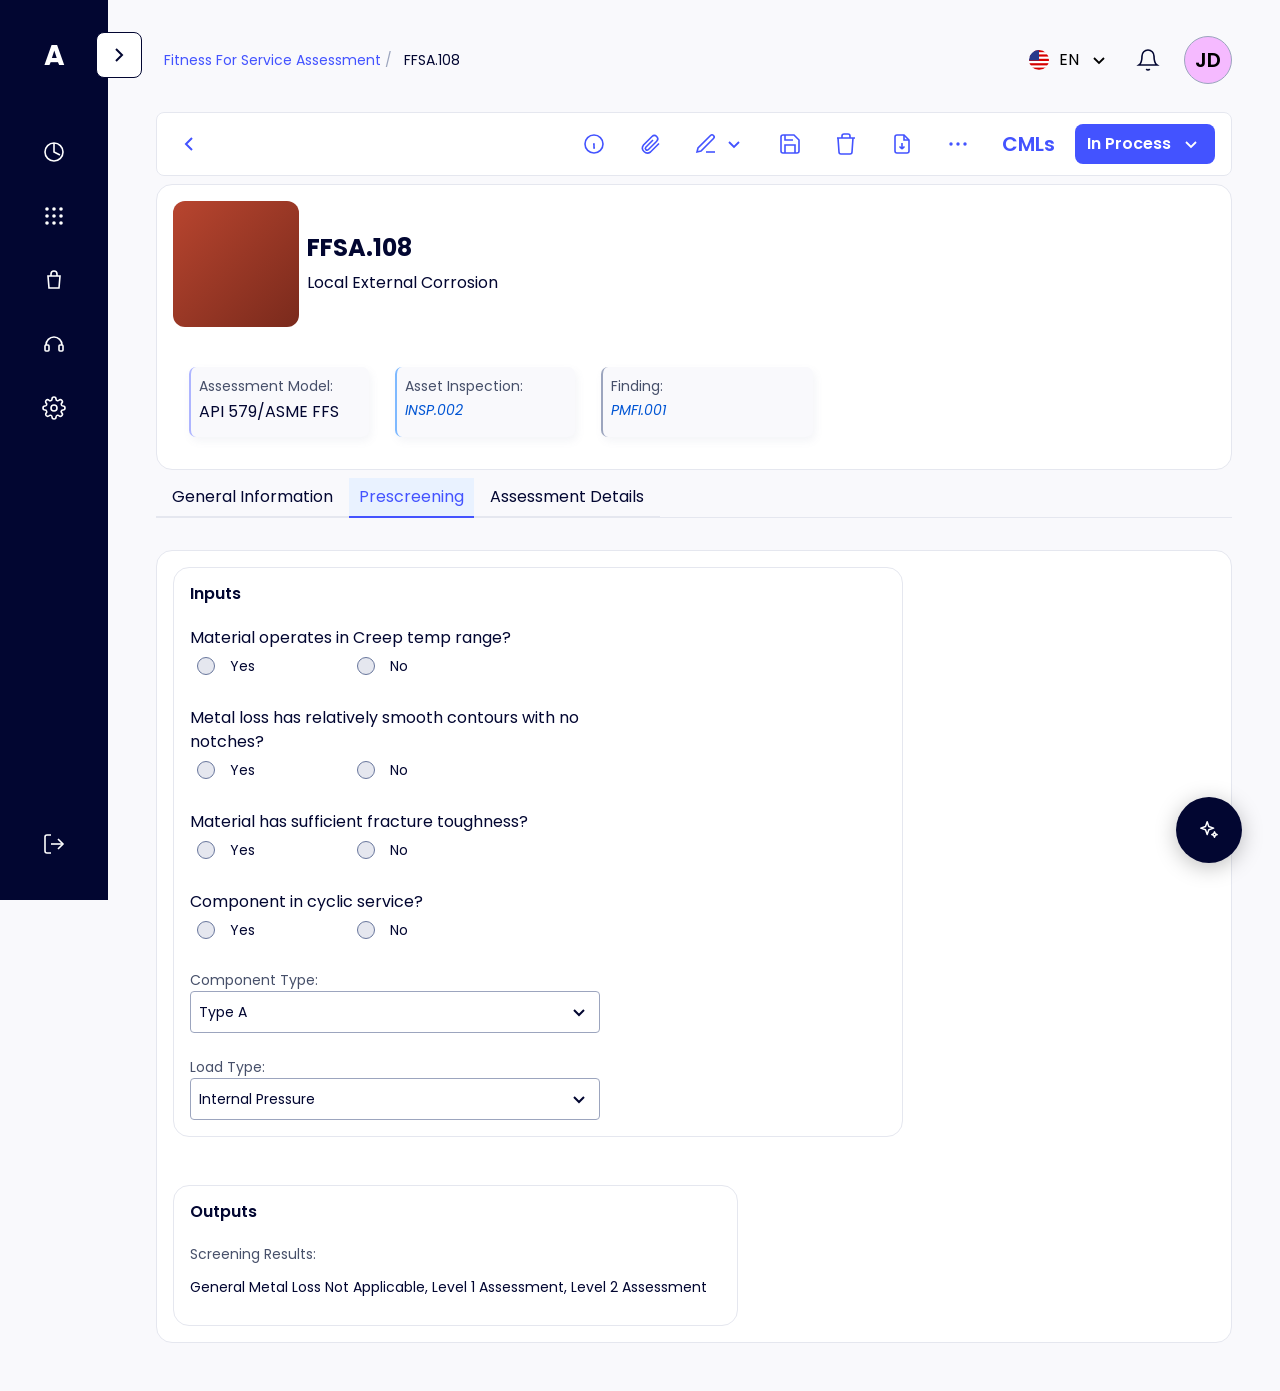
<file: ffsa-prescreening-v2.html>
<!DOCTYPE html>
<html lang="en">
<head>
<meta charset="UTF-8" />
<meta name="viewport" content="width=device-width, initial-scale=1.0" />
<title>FFSA.108 — Prescreening</title>
<link rel="preconnect" href="https://fonts.googleapis.com">
<link href="https://fonts.googleapis.com/css2?family=Poppins:ital,wght@0,400;0,600;0,700;1,400&display=swap" rel="stylesheet">
<style>
/* =====================================================================
 * Built from the live Figma frame "Prescreening" (node 247:18105).
 * Every measurement and token below comes from get_design_context, not
 * from a screenshot guess. Token names match tokens.css.
 * ===================================================================== */
:root {
  /* primitives */
  --primitive-color-blue-10: #020631;
  --primitive-color-blue-50: #4353ff;
  --primitive-color-bg-card: #ffffff;
  --primitive-color-bg-page: #f9f9fc;
  --primitive-color-neutral-100: #e5e7ef;
  --primitive-color-neutral-300: #9ca5be;
  --primitive-color-neutral-400: #68769c;
  --primitive-color-neutral-600: #47506a;
  --primitive-color-semantic-bg-blue: #e9f2ff;
  --primitive-color-semantic-text-blue: #0055d4;
  --primitive-color-semantic-element-grey: #9ca5be;
  --primitive-color-indicator-accent-1: #aeb5ff;
  --primitive-color-indicator-accent-2: #7eb9ff;
  --primitive-color-indicator-accent-4: #f5baff;

  /* semantic */
  --color-text-primary: var(--primitive-color-blue-10);
  --color-text-label: var(--primitive-color-neutral-600);
  --color-text-link: var(--primitive-color-semantic-text-blue);
  --color-surface-primary: var(--primitive-color-bg-page);
  --color-surface-secondary: var(--primitive-color-bg-card);
  --color-button-default: var(--primitive-color-blue-50);
  --color-text-secondary-button: var(--primitive-color-blue-50);

  --font-family-body: "Poppins", sans-serif;

  /* Effect style "Regular 1": drop shadow, offset (2,4), blur 8, #68769C14 */
  --shadow-regular-1: 2px 4px 8px rgba(104, 118, 156, 0.08);
}

* { box-sizing: border-box; }
body { margin: 0; font-family: var(--font-family-body); background: var(--color-surface-primary); color: var(--color-text-primary); }
button { font-family: inherit; }

.app { display: flex; min-height: 100vh; }

/* ---- Side Navigation Panel: 108px wide, bg = color/primary/blue-10 ---- */
.sidenav { width: 108px; flex-shrink: 0; background: var(--primitive-color-blue-10); padding: 32px 24px; display: flex; flex-direction: column; justify-content: space-between; align-items: center; position: sticky; top: 0; height: 100vh; }
.sidenav-top { display: flex; flex-direction: column; align-items: center; gap: 48px; width: 100%; }
.logo-row { position: relative; width: 100%; height: 48px; display: flex; align-items: center; justify-content: center; }
.logo { width: 60px; height: 49px; position: relative; color: #fff; font-weight: 700; font-size: 28px; display: flex; align-items: center; justify-content: center; }
.logo img { position: absolute; inset: 0; width: 100%; height: 100%; }
.collapse-btn { position: absolute; left: 71.5px; top: 0; min-width: 44px; min-height: 44px; padding: 10px; background: var(--color-surface-secondary); border: 1px solid var(--primitive-color-blue-10); border-radius: 8px; display: flex; align-items: center; justify-content: center; cursor: pointer; color: var(--primitive-color-blue-10); z-index: 2; }
.nav-list { display: flex; flex-direction: column; gap: 16px; width: 54px; }
.nav-item { display: flex; align-items: center; justify-content: center; padding: 12px; border-radius: 8px; background: none; border: none; color: #fff; cursor: pointer; }
.nav-item:hover { background: rgba(255,255,255,0.1); }

/* ---- Main column: 1524px content at 1728 frame width ---- */
.main { flex: 1; min-width: 0; padding: 32px 48px 48px; }
.content { max-width: 1524px; display: flex; flex-direction: column; gap: 32px; }
.head { display: flex; flex-direction: column; gap: 24px; }

/* Breadcrumb + shell bar */
.row-top { display: flex; align-items: center; justify-content: space-between; height: 56px; }
.breadcrumb { display: flex; align-items: flex-start; font-size: 14px; line-height: 20px; }
.crumb { padding: 12px 8px; white-space: nowrap; }
.crumb + .crumb { padding: 12px 4px; }
.crumb a { color: var(--color-button-default); text-decoration: none; }
.crumb .sep { color: var(--primitive-color-neutral-300); }
.crumb.current { color: var(--color-text-primary); }
.shell { display: flex; align-items: center; gap: 25px; padding: 4px 0; }
.lang { display: flex; align-items: center; gap: 8px; height: 40px; font-size: 16px; line-height: 24px; color: #000; }
.shell-right { display: flex; align-items: center; gap: 24px; }
.avatar { width: 48px; height: 48px; border-radius: 24px; background: var(--primitive-color-indicator-accent-4); border: 1px solid var(--primitive-color-neutral-300); display: flex; align-items: center; justify-content: center; font-size: 20px; line-height: 30px; font-weight: 600; color: #000; text-transform: capitalize; }
.icon-plain { display: flex; background: none; border: none; color: var(--color-text-primary); padding: 0; cursor: pointer; }

/* Toolbar card: 63px, radius 8 */
.toolbar { background: var(--color-surface-secondary); border: 1px solid var(--primitive-color-neutral-100); border-radius: 8px; min-height: 63px; padding: 8px 16px 8px 8px; display: flex; align-items: center; justify-content: space-between; gap: 8px; position: sticky; top: 0; z-index: 5; }
.tool-group { display: flex; align-items: center; gap: 8px; }
/* Button / Tertiary / Large (icon-only 48x40) */
.btn-tertiary { display: inline-flex; align-items: center; justify-content: center; gap: 4px; height: 40px; min-width: 48px; padding: 8px 12px; background: none; border: none; border-radius: 8px; color: var(--color-text-secondary-button); font-weight: 600; font-size: 20px; line-height: 30px; cursor: pointer; }
.btn-tertiary:hover { background: var(--primitive-color-semantic-bg-blue); }
.btn-tertiary.text-only { height: 46px; }
/* Button / Primary / Medium with trailing icon */
.btn-primary-md { display: inline-flex; align-items: center; gap: 8px; height: 40px; padding: 8px 12px; background: var(--color-button-default); color: #fff; border: none; border-radius: 8px; font-weight: 600; font-size: 16px; line-height: 24px; cursor: pointer; }

/* Entity summary card: 158px, radius 16 */
.summary { background: var(--color-surface-secondary); border: 1px solid var(--primitive-color-neutral-100); border-radius: 16px; padding: 16px; display: flex; align-items: center; justify-content: space-between; gap: 24px; overflow: hidden; flex-wrap: wrap; }
.summary-left { display: flex; align-items: center; gap: 8px; min-width: 0; }
.thumb { width: 126px; height: 126px; border-radius: 12px; flex-shrink: 0; overflow: hidden; background: linear-gradient(135deg, #b8452f, #7a2a1c); }
.thumb img { width: 100%; height: 100%; object-fit: cover; display: block; }
.summary-text { display: flex; flex-direction: column; gap: 8px; width: 261px; }
.title { margin: 0; font-size: 24px; line-height: 30px; font-weight: 700; color: var(--color-text-primary); }   /* Header 5 */
.subtitle { margin: 0; font-size: 16px; line-height: 24px; color: var(--color-text-primary); }                /* Body Medium */
.stat-wrap { background: #fff; border-radius: 12px; padding: 16px; display: flex; gap: 26px; align-items: center; }
.stat { background: var(--color-surface-primary); border-left: 2px solid; border-radius: 7px; box-shadow: var(--shadow-regular-1); height: 70px; padding: 9px 8px; display: flex; flex-direction: column; gap: 4px; }
.stat .k { font-size: 14px; line-height: 20px; color: var(--color-text-label); }
.stat .v { font-size: 16px; line-height: 24px; color: var(--color-text-primary); }
.stat .v.link { font-size: 14px; line-height: 20px; font-style: italic; color: var(--color-text-link); }          /* Link 1 */

/* Tabs: bar 40px, active = semantic-bg/blue + 2px blue-50 underline */
.tabs { background: var(--color-surface-primary); border-bottom: 1px solid var(--primitive-color-neutral-100); height: 40px; display: flex; }
.tab { display: flex; align-items: center; height: 40px; padding: 8px 16px; background: var(--color-surface-primary); border: none; border-bottom: 2px solid var(--primitive-color-neutral-100); color: var(--color-text-primary); font-size: 16px; line-height: 24px; cursor: pointer; white-space: nowrap; }
.tab.active { background: var(--primitive-color-semantic-bg-blue); border-bottom-color: var(--color-button-default); color: var(--color-text-secondary-button); padding: 8px 10px; cursor: default; }

/* Content card + two panels */
.panel-wrap { background: var(--color-surface-secondary); border: 1px solid var(--primitive-color-neutral-100); border-radius: 16px; padding: 16px; min-height: 600px; }
.panels { display: flex; gap: 48px; align-items: flex-start; flex-wrap: wrap; }
.panel { background: var(--color-surface-secondary); border: 1px solid var(--primitive-color-neutral-100); border-radius: 16px; padding: 16px; }
.panel.inputs { width: 730px; max-width: 100%; }
.panel.outputs { width: 565px; max-width: 100%; }
.panel-inner { display: flex; flex-direction: column; gap: 22px; width: 410px; max-width: 100%; }
.panel.outputs .panel-inner { width: 533px; }
.panel-title { margin: 0; font-size: 16px; line-height: 20px; font-weight: 600; }                          /* Sub Header 2 */
.fields { display: flex; flex-direction: column; gap: 24px; width: 100%; }
.q { display: flex; flex-direction: column; gap: 6px; }
.q-label { font-size: 16px; line-height: 24px; max-width: 422px; }
.radios { display: flex; align-items: center; }
.radio { display: flex; align-items: center; gap: 8px; cursor: pointer; }
.radio .r-label { font-size: 14px; line-height: 20px; width: 120px; }
.radio input { appearance: none; -webkit-appearance: none; width: 18px; height: 18px; margin: 7px; border-radius: 50%; border: 1.5px solid var(--primitive-color-neutral-400); background: var(--primitive-color-neutral-100); cursor: pointer; flex-shrink: 0; }
.radio input:checked { border-color: var(--color-button-default); background: radial-gradient(circle, var(--color-button-default) 0 38%, #fff 42%); }
.radio input:focus-visible { outline: 2px solid var(--primitive-color-semantic-bg-blue); outline-offset: 2px; box-shadow: 0 0 0 2px var(--color-button-default); }

/* Text Input / dropdown field */
.field { display: flex; flex-direction: column; gap: 1px; width: 100%; position: relative; }
.field-label { font-size: 14px; line-height: 20px; color: var(--color-text-label); }
.field-box { display: flex; align-items: center; justify-content: space-between; height: 42px; background: var(--color-surface-secondary); border: 1px solid var(--primitive-color-neutral-300); border-radius: 4px; padding: 12px 8px; font-size: 14px; line-height: 20px; color: var(--color-text-primary); cursor: pointer; text-align: left; width: 100%; }
.field-box:focus-visible { outline: none; box-shadow: 0 0 0 2px var(--primitive-color-indicator-accent-1); }
.menu { position: absolute; top: 100%; left: 0; right: 0; margin: 4px 0 0; padding: 4px 0; list-style: none; background: var(--color-surface-secondary); border: 1px solid var(--primitive-color-neutral-100); border-radius: 4px; box-shadow: var(--shadow-regular-1); z-index: 10; display: none; }
.menu.open { display: block; }
.menu li { padding: 8px; font-size: 14px; line-height: 20px; cursor: pointer; }
.menu li:hover { background: var(--color-surface-primary); }
.readonly-val { padding: 12px 0; font-size: 14px; line-height: 20px; color: var(--primitive-color-blue-10); }

/* AI assistant FAB: 66px, bg blue-10 */
.fab { position: fixed; right: 38px; bottom: 37px; width: 66px; height: 66px; border-radius: 38px; background: var(--primitive-color-blue-10); border: none; color: #fff; display: flex; align-items: center; justify-content: center; box-shadow: 0 4px 21px rgba(0,0,0,0.25); cursor: pointer; }
</style>
</head>
<body>
<div class="app">

  <!-- Side Navigation Panel -->
  <aside class="sidenav">
    <div class="sidenav-top">
      <div class="logo-row">
        <div class="logo">A<img alt="" src="https://www.figma.com/api/mcp/asset/584b43f8-616f-4b09-a916-19392de9d519/cde3d.svg" onerror="this.remove()"></div>
        <button class="collapse-btn" aria-label="Expand navigation"><svg width="24" height="24" viewBox="0 0 24 24" fill="none" stroke="currentColor" stroke-width="2"><path d="M9 6l6 6-6 6"/></svg></button>
      </div>
      <nav class="nav-list">
        <button class="nav-item" aria-label="Dashboard"><svg width="24" height="24" viewBox="0 0 24 24" fill="none" stroke="currentColor" stroke-width="1.6"><circle cx="12" cy="12" r="9"/><path d="M12 3v9l6 3"/></svg></button>
        <button class="nav-item" aria-label="Apps"><svg width="24" height="24" viewBox="0 0 24 24" fill="currentColor"><circle cx="5" cy="5" r="1.8"/><circle cx="12" cy="5" r="1.8"/><circle cx="19" cy="5" r="1.8"/><circle cx="5" cy="12" r="1.8"/><circle cx="12" cy="12" r="1.8"/><circle cx="19" cy="12" r="1.8"/><circle cx="5" cy="19" r="1.8"/><circle cx="12" cy="19" r="1.8"/><circle cx="19" cy="19" r="1.8"/></svg></button>
        <button class="nav-item" aria-label="Shopping bag"><svg width="24" height="24" viewBox="0 0 24 24" fill="none" stroke="currentColor" stroke-width="1.6"><path d="M6 8h12l-1 12H7L6 8z"/><path d="M9 8V6a3 3 0 0 1 6 0v2"/></svg></button>
        <button class="nav-item" aria-label="Support"><svg width="24" height="24" viewBox="0 0 24 24" fill="none" stroke="currentColor" stroke-width="1.6"><path d="M4 13a8 8 0 0 1 16 0"/><rect x="3" y="13" width="4" height="6" rx="1"/><rect x="17" y="13" width="4" height="6" rx="1"/></svg></button>
        <button class="nav-item" aria-label="Settings"><svg width="24" height="24" viewBox="0 0 24 24" fill="none" stroke="currentColor" stroke-width="1.6"><circle cx="12" cy="12" r="3"/><path d="M19.4 15a1.7 1.7 0 0 0 .34 1.87l.06.06a2 2 0 1 1-2.83 2.83l-.06-.06a1.7 1.7 0 0 0-1.87-.34 1.7 1.7 0 0 0-1 1.55V21a2 2 0 1 1-4 0v-.09a1.7 1.7 0 0 0-1-1.55 1.7 1.7 0 0 0-1.87.34l-.06.06a2 2 0 1 1-2.83-2.83l.06-.06A1.7 1.7 0 0 0 4.6 15a1.7 1.7 0 0 0-1.55-1H3a2 2 0 1 1 0-4h.09A1.7 1.7 0 0 0 4.6 9a1.7 1.7 0 0 0-.34-1.87l-.06-.06a2 2 0 1 1 2.83-2.83l.06.06A1.7 1.7 0 0 0 9 4.6a1.7 1.7 0 0 0 1-1.55V3a2 2 0 1 1 4 0v.09a1.7 1.7 0 0 0 1 1.55 1.7 1.7 0 0 0 1.87-.34l.06-.06a2 2 0 1 1 2.83 2.83l-.06.06A1.7 1.7 0 0 0 19.4 9a1.7 1.7 0 0 0 1.55 1H21a2 2 0 1 1 0 4h-.09a1.7 1.7 0 0 0-1.55 1z"/></svg></button>
      </nav>
    </div>
    <button class="nav-item" aria-label="Log out"><svg width="24" height="24" viewBox="0 0 24 24" fill="none" stroke="currentColor" stroke-width="1.6"><path d="M9 21H5a2 2 0 0 1-2-2V5a2 2 0 0 1 2-2h4"/><path d="M16 17l5-5-5-5"/><path d="M21 12H9"/></svg></button>
  </aside>

  <div class="main">
    <div class="content">
      <div class="head">

        <!-- Breadcrumb + Shell Bar -->
        <div class="row-top">
          <nav class="breadcrumb" aria-label="Breadcrumb">
            <div class="crumb"><a href="#">Fitness For Service Assessment</a> <span class="sep">/</span></div>
            <div class="crumb current">FFSA.108</div>
          </nav>
          <div class="shell">
            <div class="lang">
              <svg width="24" height="24" viewBox="0 0 24 24"><clipPath id="fc"><circle cx="12" cy="12" r="10"/></clipPath><g clip-path="url(#fc)"><rect width="24" height="24" fill="#fff"/><g fill="#d60000"><rect y="2" width="24" height="2.2"/><rect y="6.4" width="24" height="2.2"/><rect y="10.8" width="24" height="2.2"/><rect y="15.2" width="24" height="2.2"/><rect y="19.6" width="24" height="2.2"/></g><rect width="12" height="12.4" fill="#2a3a8c"/></g></svg>
              EN
              <svg width="24" height="24" viewBox="0 0 24 24" fill="none" stroke="currentColor" stroke-width="1.8"><path d="M7 10l5 5 5-5"/></svg>
            </div>
            <div class="shell-right">
              <button class="icon-plain" aria-label="Notifications"><svg width="24" height="24" viewBox="0 0 24 24" fill="none" stroke="currentColor" stroke-width="1.6"><path d="M18 8a6 6 0 1 0-12 0c0 7-3 9-3 9h18s-3-2-3-9"/><path d="M13.7 21a2 2 0 0 1-3.4 0"/></svg></button>
              <div class="avatar" title="Jane Doe">JD</div>
            </div>
          </div>
        </div>

        <!-- Action toolbar -->
        <div style="display:flex;flex-direction:column;gap:8px;">
          <div class="toolbar" role="toolbar" aria-label="Assessment actions">
            <button class="btn-tertiary" aria-label="Back"><svg width="24" height="24" viewBox="0 0 24 24" fill="none" stroke="currentColor" stroke-width="2"><path d="M15 18l-6-6 6-6"/></svg></button>
            <div class="tool-group">
              <button class="btn-tertiary" aria-label="Info"><svg width="24" height="24" viewBox="0 0 24 24" fill="none" stroke="currentColor" stroke-width="1.6"><circle cx="12" cy="12" r="9"/><path d="M12 8h.01M11 12h1v4h1"/></svg></button>
              <button class="btn-tertiary" aria-label="Attachments"><svg width="24" height="24" viewBox="0 0 24 24" fill="none" stroke="currentColor" stroke-width="1.6"><path d="M21 11.5l-8.5 8.5a5 5 0 0 1-7-7L14 4.5a3.3 3.3 0 0 1 4.7 4.7L10.2 17.7a1.7 1.7 0 0 1-2.4-2.4L15 8"/></svg></button>
              <button class="btn-tertiary" aria-label="Edit options"><svg width="24" height="24" viewBox="0 0 24 24" fill="none" stroke="currentColor" stroke-width="1.6"><path d="M12 20h9"/><path d="M16.5 3.5a2.1 2.1 0 0 1 3 3L7 19l-4 1 1-4L16.5 3.5z"/></svg><svg width="24" height="24" viewBox="0 0 24 24" fill="none" stroke="currentColor" stroke-width="1.8"><path d="M7 10l5 5 5-5"/></svg></button>
              <button class="btn-tertiary" aria-label="Save"><svg width="24" height="24" viewBox="0 0 24 24" fill="none" stroke="currentColor" stroke-width="1.6"><path d="M19 21H5a2 2 0 0 1-2-2V5a2 2 0 0 1 2-2h11l5 5v11a2 2 0 0 1-2 2z"/><path d="M17 21v-8H7v8M7 3v5h8"/></svg></button>
              <button class="btn-tertiary" aria-label="Delete"><svg width="24" height="24" viewBox="0 0 24 24" fill="none" stroke="currentColor" stroke-width="1.6"><path d="M3 6h18M8 6V4a2 2 0 0 1 2-2h4a2 2 0 0 1 2 2v2m3 0-1 14a2 2 0 0 1-2 2H7a2 2 0 0 1-2-2L4 6"/></svg></button>
              <button class="btn-tertiary" aria-label="Export report"><svg width="24" height="24" viewBox="0 0 24 24" fill="none" stroke="currentColor" stroke-width="1.6"><path d="M14 3H7a2 2 0 0 0-2 2v14a2 2 0 0 0 2 2h10a2 2 0 0 0 2-2V8l-5-5z"/><path d="M14 3v5h5"/><path d="M12 11v6m0 0l-2.5-2.5M12 17l2.5-2.5"/></svg></button>
              <button class="btn-tertiary" aria-label="More options"><svg width="24" height="24" viewBox="0 0 24 24" fill="currentColor"><circle cx="5" cy="12" r="1.7"/><circle cx="12" cy="12" r="1.7"/><circle cx="19" cy="12" r="1.7"/></svg></button>
              <button class="btn-tertiary text-only">CMLs</button>
              <button class="btn-primary-md" id="statusBtn">In Process <svg width="24" height="24" viewBox="0 0 24 24" fill="none" stroke="currentColor" stroke-width="1.8"><path d="M7 10l5 5 5-5"/></svg></button>
            </div>
          </div>

          <!-- Entity summary -->
          <div class="summary">
            <div class="summary-left">
              <div class="thumb"><img alt="FFSA.108 equipment" src="https://www.figma.com/api/mcp/asset/584b43f8-616f-4b09-a916-19392de9d519/b6a96.png" onerror="this.remove()"></div>
              <div class="summary-text">
                <h1 class="title">FFSA.108</h1>
                <p class="subtitle">Local External Corrosion</p>
              </div>
            </div>
            <div class="stat-wrap">
              <div class="stat" style="width:180px;border-left-color:var(--primitive-color-indicator-accent-1)"><span class="k">Assessment Model:</span><span class="v">API 579/ASME FFS</span></div>
              <div class="stat" style="width:180px;border-left-color:var(--primitive-color-indicator-accent-2)"><span class="k">Asset Inspection:</span><a href="#" class="v link" style="text-decoration:none">INSP.002</a></div>
              <div class="stat" style="width:212px;border-left-color:var(--primitive-color-semantic-element-grey)"><span class="k">Finding:</span><a href="#" class="v link" style="text-decoration:none">PMFI.001</a></div>
            </div>
          </div>

          <!-- Tabs -->
          <div class="tabs" role="tablist">
            <button class="tab" role="tab" aria-selected="false">General Information</button>
            <button class="tab active" role="tab" aria-selected="true">Prescreening</button>
            <button class="tab" role="tab" aria-selected="false">Assessment Details</button>
          </div>
        </div>
      </div>

      <!-- Tab panel -->
      <div class="panel-wrap">
        <div class="panels">
          <section class="panel inputs" aria-labelledby="inputsTitle">
            <div class="panel-inner">
              <h2 class="panel-title" id="inputsTitle">Inputs</h2>
              <div class="fields">
                <fieldset class="q" style="border:0;padding:0;margin:0;width:328px;max-width:100%">
                  <legend class="q-label" style="padding:0">Material operates in Creep temp range?</legend>
                  <div class="radios">
                    <label class="radio"><input type="radio" name="q1"><span class="r-label">Yes</span></label>
                    <label class="radio"><input type="radio" name="q1"><span class="r-label">No</span></label>
                  </div>
                </fieldset>
                <fieldset class="q" style="border:0;padding:0;margin:0;width:100%">
                  <legend class="q-label" style="padding:0">Metal loss has relatively smooth contours with no notches?</legend>
                  <div class="radios">
                    <label class="radio"><input type="radio" name="q2"><span class="r-label">Yes</span></label>
                    <label class="radio"><input type="radio" name="q2"><span class="r-label">No</span></label>
                  </div>
                </fieldset>
                <fieldset class="q" style="border:0;padding:0;margin:0;width:100%">
                  <legend class="q-label" style="padding:0">Material has sufficient fracture toughness?</legend>
                  <div class="radios">
                    <label class="radio"><input type="radio" name="q3"><span class="r-label">Yes</span></label>
                    <label class="radio"><input type="radio" name="q3"><span class="r-label">No</span></label>
                  </div>
                </fieldset>
                <fieldset class="q" style="border:0;padding:0;margin:0;width:100%">
                  <legend class="q-label" style="padding:0">Component in cyclic service?</legend>
                  <div class="radios">
                    <label class="radio"><input type="radio" name="q4"><span class="r-label">Yes</span></label>
                    <label class="radio"><input type="radio" name="q4"><span class="r-label">No</span></label>
                  </div>
                </fieldset>

                <div class="field" data-select>
                  <span class="field-label">Component Type:</span>
                  <button type="button" class="field-box" aria-haspopup="listbox" aria-expanded="false"><span class="val">Type A</span><svg width="24" height="24" viewBox="0 0 24 24" fill="none" stroke="currentColor" stroke-width="2"><path d="M7 10l5 5 5-5"/></svg></button>
                  <ul class="menu" role="listbox"><li role="option">Type A</li><li role="option">Type B</li><li role="option">Type C</li></ul>
                </div>
                <div class="field" data-select>
                  <span class="field-label">Load Type:</span>
                  <button type="button" class="field-box" aria-haspopup="listbox" aria-expanded="false"><span class="val">Internal Pressure</span><svg width="24" height="24" viewBox="0 0 24 24" fill="none" stroke="currentColor" stroke-width="2"><path d="M7 10l5 5 5-5"/></svg></button>
                  <ul class="menu" role="listbox"><li role="option">Internal Pressure</li><li role="option">External Pressure</li><li role="option">Combined Loading</li></ul>
                </div>
              </div>
            </div>
          </section>

          <section class="panel outputs" aria-labelledby="outputsTitle">
            <div class="panel-inner">
              <h2 class="panel-title" id="outputsTitle">Outputs</h2>
              <div class="fields">
                <div class="field">
                  <span class="field-label">Screening Results:</span>
                  <div class="readonly-val">General Metal Loss Not Applicable, Level 1 Assessment, Level 2 Assessment</div>
                </div>
              </div>
            </div>
          </section>
        </div>
      </div>
    </div>
  </div>
</div>

<button class="fab" aria-label="AI assistant"><svg width="22" height="24" viewBox="0 0 24 24" fill="none" stroke="currentColor" stroke-width="1.6" stroke-linejoin="round"><path d="M10 3l1.8 5.2L17 10l-5.2 1.8L10 17l-1.8-5.2L3 10l5.2-1.8L10 3z"/><path d="M18 14l.9 2.1L21 17l-2.1.9L18 20l-.9-2.1L15 17l2.1-.9L18 14z"/></svg></button>

<script>
  // Dropdown fields (same behaviour as SelectField.vue): click to open, pick to close
  document.querySelectorAll('[data-select]').forEach(function (wrap) {
    var btn = wrap.querySelector('.field-box'), menu = wrap.querySelector('.menu'), val = wrap.querySelector('.val');
    btn.addEventListener('click', function (e) {
      e.stopPropagation();
      var open = menu.classList.toggle('open');
      btn.setAttribute('aria-expanded', open);
    });
    menu.querySelectorAll('li').forEach(function (li) {
      li.addEventListener('click', function () { val.textContent = li.textContent; menu.classList.remove('open'); btn.setAttribute('aria-expanded', 'false'); });
    });
  });
  document.addEventListener('click', function () { document.querySelectorAll('.menu.open').forEach(function (m) { m.classList.remove('open'); }); });
</script>
</body>
</html>
</file>
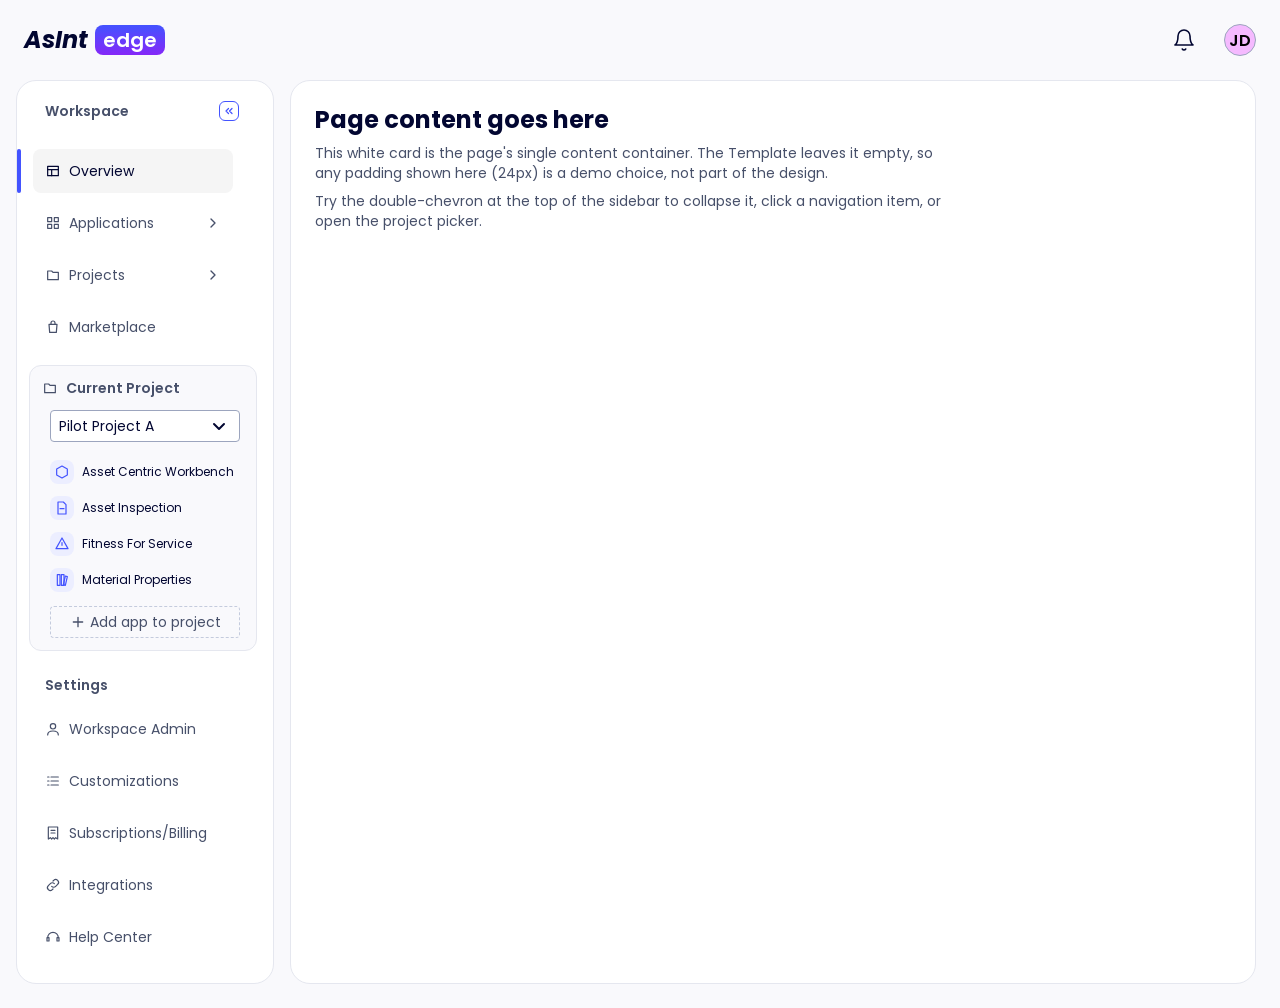
<file: page-template.html>
<!DOCTYPE html>
<html lang="en">
<head>
<meta charset="UTF-8">
<meta name="viewport" content="width=device-width, initial-scale=1.0">
<title>Standard page layout — Template</title>
<link rel="preconnect" href="https://fonts.googleapis.com">
<link href="https://fonts.googleapis.com/css2?family=Poppins:ital,wght@0,400;0,600;0,700;1,400&display=swap" rel="stylesheet">
<style>
/* =====================================================================
 * STANDARD PAGE LAYOUT — built from the Figma library frame "Template"
 * (node 11506:8802). Markup is the server-rendered output of the real Vue
 * components (ShellBar.vue, SideNavigationPanel.vue); CSS is copied from
 * those components and PageLayout.vue; tokens are tokens.css, inlined so the
 * file opens on its own. New pages should reuse this layout.
 * ===================================================================== */
/**
 * Design tokens — GCP Design System (Figma: dyyiBTD6tJ57ggwSZToFbY)
 * Generated from exported Figma Variables (DTCG format):
 *   Primitives.zip, Color_Tokens.zip, Typography_Tokens.zip, Spacing.zip, Radius.zip
 *
 * Two tiers, same pattern Figma itself uses:
 *   1. PRIMITIVES — raw scale values, never used directly in components
 *   2. SEMANTIC   — purpose-named tokens that alias primitives; components
 *                    should only ever reference these
 */

:root {
  /* =========================================================
   * TIER 1 — PRIMITIVES
   * ========================================================= */

  /* Color / Primary */
  --primitive-color-blue-10: #020631;
  --primitive-color-blue-50: #4353ff;

  /* Color / Background */
  --primitive-color-bg-card: #ffffff;
  --primitive-color-bg-page: #f9f9fc;

  /* Color / Neutral scale */
  --primitive-color-neutral-100: #e5e7ef;
  --primitive-color-neutral-200: #c4cbdd;
  --primitive-color-neutral-300: #9ca5be;
  --primitive-color-neutral-400: #68769c;
  --primitive-color-neutral-500: #535f7f;
  --primitive-color-neutral-600: #47506a;
  --primitive-color-neutral-700: #202430;

  /* Color / Semantic backgrounds (tinted surfaces) */
  --primitive-color-semantic-bg-grey: #f5f5f5;
  --primitive-color-semantic-bg-blue: #e9f2ff;
  --primitive-color-semantic-bg-purple: #f5eefb;
  --primitive-color-semantic-bg-green: #dcfff1;
  --primitive-color-semantic-bg-orange: #fff3eb;
  --primitive-color-semantic-bg-red: #ffecee;

  /* Color / Semantic elements (icons, indicators) */
  --primitive-color-semantic-element-green: #008516;
  --primitive-color-semantic-element-orange: #ec6e0e;
  --primitive-color-semantic-element-yellow: #e9b312;
  --primitive-color-semantic-element-red: #d60000;
  --primitive-color-semantic-element-blue: #0055d4;
  --primitive-color-semantic-element-grey: #9ca5be;

  /* Color / Semantic text */
  --primitive-color-semantic-text-green: #008516;
  --primitive-color-semantic-text-orange: #b95100;
  --primitive-color-semantic-text-red: #b30000;
  --primitive-color-semantic-text-blue: #0055d4;

  /* Color / Chart indicators */
  --primitive-color-indicator-accent-1: #aeb5ff;
  --primitive-color-indicator-accent-2: #7eb9ff;
  --primitive-color-indicator-accent-3: #ffc684;
  --primitive-color-indicator-accent-4: #f5baff;
  --primitive-color-indicator-accent-5: #e6e7e9;
  --primitive-color-indicator-accent-6: #f46200;
  --primitive-color-indicator-accent-7: #0075ff;
  --primitive-color-indicator-accent-8: #f5cc00;
  --primitive-color-indicator-accent-9: #c600bf;
  --primitive-color-indicator-accent-10: #02c8f0;
  --primitive-color-indicator-accent-11: #00c882;
  --primitive-color-indicator-accent-12: #8528f8;
  --primitive-color-indicator-primary: #4353ff;

  /* Color / Interactive states */
  --primitive-color-states-blue-20: #00085c;
  --primitive-color-states-blue-30: #1e2896;
  --primitive-color-states-blue-40: #3745db;
  --primitive-color-states-blue-70: #9da5ff;
  --primitive-color-states-purple-60: #a43dff;
  --primitive-color-states-red-30: #b30000;
  --primitive-color-states-red-40: #d10000;
  --primitive-color-states-red-60: #f4b3b3;
  --primitive-color-states-orange-30: #a64f0a;
  --primitive-color-states-orange-40: #cc5f0c;
  --primitive-color-states-orange-60: #f4c9a3;
  --primitive-color-states-green-30: #00560e;
  --primitive-color-states-green-40: #006d12;
  --primitive-color-states-green-60: #a6d5b1;

  /* Color / misc */
  --primitive-color-ai-purple: #6d51fe;

  /* Typography */
  --primitive-font-family-header: "Poppins", sans-serif;
  --primitive-font-family-sub-header: "Poppins", sans-serif;
  --primitive-font-family-body: "Poppins", sans-serif;
  --primitive-font-weight-regular: 400;
  --primitive-font-weight-semi-bold: 600;
  --primitive-font-weight-bold: 700;
  --primitive-font-weight-italic: italic;
  --primitive-font-size-10: 10px;
  --primitive-font-size-12: 12px;
  --primitive-font-size-14: 14px;
  --primitive-font-size-16: 16px;
  --primitive-font-size-20: 20px;
  --primitive-font-size-24: 24px;
  --primitive-font-size-32: 32px;
  --primitive-font-size-36: 36px;
  --primitive-font-size-40: 40px;
  --primitive-font-size-48: 48px;
  --primitive-line-height-2xs: 15px;
  --primitive-line-height-xs: 18px;
  --primitive-line-height-s: 20px;
  --primitive-line-height-sm: 24px;
  --primitive-line-height-m: 30px;
  --primitive-line-height-l: 36px;
  --primitive-line-height-xl: 40px;
  --primitive-line-height-2xl: 45px;
  --primitive-line-height-3xl: 54px;

  /* Spacing scale */
  --primitive-space-0: 0px;
  --primitive-space-1: 2px;
  --primitive-space-2: 4px;
  --primitive-space-3: 8px;
  --primitive-space-4: 12px;
  --primitive-space-5: 16px;
  --primitive-space-6: 20px;
  --primitive-space-7: 24px;
  --primitive-space-8: 32px;
  --primitive-space-9: 40px;
  --primitive-space-10: 48px;
  --primitive-space-11: 64px;
  --primitive-space-12: 80px;
  --primitive-space-13: 120px;

  /* Radius scale */
  --primitive-radius-xxs: 2px;
  --primitive-radius-xs: 4px;
  --primitive-radius-s: 8px;
  --primitive-radius-m: 12px;
  --primitive-radius-l: 20px;
  --primitive-radius-xl: 28px;
  --primitive-radius-full: 999px;

  /* =========================================================
   * TIER 2 — SEMANTIC (use these in components)
   * ========================================================= */

  /* Text */
  --color-text-primary: var(--primitive-color-blue-10);
  --color-text-label: var(--primitive-color-neutral-600);
  --color-text-large-text: var(--primitive-color-neutral-400);
  --color-text-link: var(--primitive-color-semantic-text-blue);

  /* Surfaces */
  --color-surface-primary: var(--primitive-color-bg-page);
  --color-surface-secondary: var(--primitive-color-bg-card);

  /* Buttons */
  --color-button-default: var(--primitive-color-blue-50);
  --color-button-hover: var(--primitive-color-states-blue-40);
  --color-button-pressed: var(--primitive-color-states-blue-30);
  --color-button-disabled: var(--primitive-color-states-blue-70);
  --color-button-focus-border: var(--primitive-color-states-purple-60);
  --color-text-primary-button: var(--primitive-color-bg-card);
  --color-text-secondary-button: var(--primitive-color-blue-50);

  /* Button — semantic variants (error / warning / success) */
  --color-button-error-hover: var(--primitive-color-states-red-40);
  --color-button-error-pressed: var(--primitive-color-states-red-30);
  --color-button-error-disabled: var(--primitive-color-states-red-60);
  --color-button-warning-hover: var(--primitive-color-states-orange-40);
  --color-button-warning-pressed: var(--primitive-color-states-orange-30);
  --color-button-warning-disabled: var(--primitive-color-states-orange-60);
  --color-button-success-hover: var(--primitive-color-states-green-40);
  --color-button-success-pressed: var(--primitive-color-states-green-30);
  --color-button-success-disabled: var(--primitive-color-states-green-60);

  /* Typography roles */
  --font-family-body: var(--primitive-font-family-body);
  --font-family-header: var(--primitive-font-family-header);
  --font-family-sub-header: var(--primitive-font-family-sub-header);

  /* Component geometry (confirmed against Button component earlier) */
  --radius-button: var(--primitive-radius-s);      /* 8px */
  --button-padding-y: var(--primitive-space-3);    /* 8px */
  --button-padding-x: var(--primitive-space-4);    /* 12px */
  --button-gap: var(--primitive-space-3);          /* 8px */

  /* =========================================================
   * TYPOGRAPHY STYLES — semantic scale
   * Source: DESIGN.md (typeui.sh Figma extraction), confirmed against the
   * same font-size/line-height primitives already in this file. This
   * fills the "Typography semantic tier is mostly missing" gap logged in
   * known-issues.md — only Header 1 had a confirmed mapping before this.
   * Composite styles (family + size + weight + line-height) are exposed
   * as grouped custom properties per style, since CSS vars can't hold a
   * shorthand font declaration directly.
   * ========================================================= */
  --font-header-1-size: var(--primitive-font-size-48); --font-header-1-line-height: var(--primitive-line-height-3xl); --font-header-1-weight: var(--primitive-font-weight-bold);
  --font-header-2-size: var(--primitive-font-size-40); --font-header-2-line-height: var(--primitive-line-height-xl); --font-header-2-weight: var(--primitive-font-weight-bold);
  --font-header-3-size: var(--primitive-font-size-36); --font-header-3-line-height: var(--primitive-line-height-l); --font-header-3-weight: var(--primitive-font-weight-bold);
  --font-header-4-size: var(--primitive-font-size-32); --font-header-4-line-height: var(--primitive-line-height-l); --font-header-4-weight: var(--primitive-font-weight-bold);
  --font-header-5-size: var(--primitive-font-size-24); --font-header-5-line-height: var(--primitive-line-height-m); --font-header-5-weight: var(--primitive-font-weight-bold);
  --font-subheader-1-size: var(--primitive-font-size-20); --font-subheader-1-line-height: var(--primitive-line-height-sm); --font-subheader-1-weight: var(--primitive-font-weight-semi-bold);
  --font-subheader-2-size: var(--primitive-font-size-16); --font-subheader-2-line-height: var(--primitive-line-height-s); --font-subheader-2-weight: var(--primitive-font-weight-semi-bold);
  --font-subheader-3-size: var(--primitive-font-size-14); --font-subheader-3-line-height: var(--primitive-line-height-s); --font-subheader-3-weight: var(--primitive-font-weight-semi-bold);
  --font-body-large-size: var(--primitive-font-size-20); --font-body-large-line-height: var(--primitive-line-height-m); --font-body-large-weight: var(--primitive-font-weight-regular);
  --font-body-medium-size: var(--primitive-font-size-16); --font-body-medium-line-height: var(--primitive-line-height-sm); --font-body-medium-weight: var(--primitive-font-weight-regular);
  --font-body-small-size: var(--primitive-font-size-14); --font-body-small-line-height: var(--primitive-line-height-s); --font-body-small-weight: var(--primitive-font-weight-regular);
  --font-button-large-size: var(--primitive-font-size-20); --font-button-large-line-height: var(--primitive-line-height-m); --font-button-large-weight: var(--primitive-font-weight-semi-bold);
  --font-button-medium-size: var(--primitive-font-size-16); --font-button-medium-line-height: var(--primitive-line-height-sm); --font-button-medium-weight: var(--primitive-font-weight-semi-bold);
  --font-button-compact-size: var(--primitive-font-size-14); --font-button-compact-line-height: var(--primitive-line-height-s); --font-button-compact-weight: var(--primitive-font-weight-semi-bold);
  --font-tag-1-size: var(--primitive-font-size-12); --font-tag-1-line-height: var(--primitive-line-height-xs); --font-tag-1-weight: var(--primitive-font-weight-regular);
  --font-tag-2-size: 10px; --font-tag-2-line-height: var(--primitive-line-height-2xs); --font-tag-2-weight: var(--primitive-font-weight-regular);
  --font-link-1-size: var(--primitive-font-size-14); --font-link-1-line-height: var(--primitive-line-height-s); --font-link-1-style: italic;
  --font-link-2-size: var(--primitive-font-size-12); --font-link-2-line-height: var(--primitive-line-height-xs); --font-link-2-style: italic;

  /* =========================================================
   * SHADOW TOKENS
   * Source: DESIGN.md. Fills the "no shadow token" gap flagged in
   * SelectField.vue's dropdown menu (which was using a hardcoded
   * rgba() shadow with a comment noting no token existed).
   * ========================================================= */
  --shadow-highlighted-1: 2px 4px 8px rgba(133, 40, 248, 0.08);
  --shadow-highlighted-2: 2px 4px 10px rgba(133, 40, 248, 0.16);
  --shadow-highlighted-3: 2px 4px 12px rgba(133, 40, 248, 0.24);
  --shadow-highlighted-4: 2px 4px 14px rgba(133, 40, 248, 0.40);
  --shadow-regular-1: 2px 4px 8px rgba(104, 118, 156, 0.08);
  --shadow-regular-2: 0 4px 10px rgba(104, 118, 156, 0.16);
  --shadow-regular-3: 2px 4px 12px rgba(104, 118, 156, 0.24);
  --shadow-regular-4: 2px 4px 14px rgba(104, 118, 156, 0.40);

  /* =========================================================
   * GRADIENTS — from DESIGN.md Color Tokens
   * ========================================================= */
  --gradient-illustration-general: linear-gradient(135deg, #4353ff 0%, #6975ff 100%);
  --gradient-app-tile: linear-gradient(180deg, #4353ff 0%, #8528f8 100%);
}

* { box-sizing: border-box; }
body { margin: 0; }
button { font-family: inherit; }
/* demo content only — the Template leaves the container empty */
.demo { padding: var(--primitive-space-7); color: var(--color-text-primary); }
.demo h1 { margin: 0 0 var(--primitive-space-3); font-size: var(--font-header-5-size); line-height: var(--font-header-5-line-height); }
.demo p { margin: 0 0 var(--primitive-space-3); max-width: 640px; font-size: var(--font-body-small-size); line-height: var(--font-body-small-line-height); color: var(--color-text-label); }

.page-layout {
  box-sizing: border-box;
  min-height: 100vh;
  display: flex; flex-direction: column;
  padding-top: var(--primitive-space-5);
  background: var(--color-surface-primary);
  font-family: var(--font-family-body);
}
.page-layout-body {
  flex: 1; min-height: 0;
  display: flex; align-items: stretch;
  gap: var(--primitive-space-5);
  padding: var(--primitive-space-5) var(--primitive-space-7) var(--primitive-space-7) var(--primitive-space-5);
}
.page-layout-container {
  flex: 1; min-width: 0;
  background: var(--color-surface-secondary);
  border: 1px solid var(--primitive-color-neutral-100);
  border-radius: var(--primitive-radius-l);
  overflow: auto;
}


.shell-bar {
  box-sizing: border-box;
  width: 100%;
  display: flex; align-items: center; justify-content: space-between;
  padding: var(--primitive-space-2) var(--primitive-space-7);
  font-family: var(--font-family-body);
}
.shell-logo { display: flex; align-items: center; gap: 7px; height: 32px; }
.logo-asint {
  font-size: var(--font-header-5-size);
  line-height: var(--font-header-5-line-height);
  font-weight: var(--font-header-5-weight);
  font-style: italic;
  color: var(--color-text-primary);
}
.logo-edge {
  padding: 0 var(--primitive-space-3);
  background: var(--gradient-app-tile);
  border-radius: var(--primitive-radius-s);
  color: var(--color-text-primary-button);
  font-size: var(--font-subheader-1-size);
  line-height: var(--font-header-5-line-height);
  font-weight: var(--font-subheader-1-weight);
}
.shell-actions { display: flex; align-items: center; gap: var(--primitive-space-5); }
.shell-bell {
  display: flex; align-items: center; justify-content: center;
  height: 40px; min-width: 48px; padding: var(--primitive-space-3) var(--primitive-space-4);
  background: none; border: none; border-radius: var(--primitive-radius-s);
  color: var(--color-text-primary); cursor: pointer;
}
.shell-bell:hover { background: var(--primitive-color-semantic-bg-blue); }
.shell-profile {
  box-sizing: border-box; width: 32px; height: 32px; padding: 0;
  display: flex; align-items: center; justify-content: center;
  background: var(--primitive-color-indicator-accent-4);
  border: 0.667px solid var(--primitive-color-neutral-300); /* Figma: 0.667px */
  border-radius: var(--primitive-radius-full);
  font-family: inherit;
  font-size: var(--font-subheader-2-size);
  font-weight: var(--font-subheader-2-weight);
  color: #000; /* token-exempt: NEEDS TOKEN - Figma uses literal black for avatar initials */
  text-transform: capitalize; cursor: pointer;
}
.shell-bell:focus-visible, .shell-profile:focus-visible {
  outline: 2px solid var(--color-button-focus-border);
  outline-offset: 2px;
}


.snp {
  box-sizing: border-box;
  width: 258px;
  flex-shrink: 0;
  display: flex;
  flex-direction: column;
  gap: var(--primitive-space-5);
  padding: var(--primitive-space-3) var(--primitive-space-5) var(--primitive-space-7) 0;
  background: var(--color-surface-secondary);
  border: 1px solid var(--primitive-color-neutral-100);
  border-radius: var(--primitive-radius-l);
  overflow-x: hidden;
  overflow-y: auto;
  font-family: var(--font-family-body);
}
.snp-collapsed { width: 72px; }
.snp ul { list-style: none; margin: 0; padding: 0; }

/* header */
.snp-head { display: flex; align-items: center; gap: var(--primitive-space-4); }
.snp-collapsed .snp-head { padding-left: var(--primitive-space-5); }
.snp-head-row {
  flex: 1; min-width: 0;
  display: flex; align-items: center; justify-content: space-between; gap: var(--primitive-space-2);
  padding: var(--primitive-space-2) var(--primitive-space-4);
}
.snp-collapsed .snp-head-row { justify-content: center; }
.snp-title {
  font-size: var(--font-subheader-3-size);
  line-height: var(--font-subheader-3-line-height);
  font-weight: var(--font-subheader-3-weight);
  color: var(--color-text-label);
  text-transform: capitalize;
}
.snp-toggle {
  width: 32px; height: 32px; padding: 0; flex-shrink: 0;
  display: flex; align-items: center; justify-content: center;
  background: none; border: none; border-radius: var(--primitive-radius-xs); cursor: pointer;
}
.snp-toggle-box {
  width: 20px; height: 20px;
  display: flex; align-items: center; justify-content: center;
  border: 1px solid var(--color-button-default);
  border-radius: 6px; /* NEEDS TOKEN: 6px is off the radius scale (Figma toggle box) */
  color: var(--color-button-default);
}
.snp-toggle-ico.flip { transform: scaleX(-1); }

/* rows */
.snp-group { display: flex; flex-direction: column; gap: var(--primitive-space-3); }
.snp-row { display: flex; align-items: center; gap: var(--primitive-space-4); }
.snp-bar { width: 4px; height: 44px; flex-shrink: 0; border-radius: var(--primitive-radius-full); background: transparent; }
.snp-bar-active { background: var(--color-text-secondary-button); }
.snp-spacer { width: 4px; align-self: stretch; flex-shrink: 0; }
.snp-item {
  box-sizing: border-box;
  width: 200px;
  display: flex; align-items: center; gap: var(--primitive-space-3);
  padding: var(--primitive-space-4);
  background: none; border: none; border-radius: var(--primitive-radius-s);
  font-family: inherit;
  font-size: var(--font-body-small-size);
  line-height: var(--font-body-small-line-height);
  color: var(--color-text-label);
  text-align: left; cursor: pointer;
}
.snp-collapsed .snp-item { width: auto; flex: 1; min-width: 0; }
.snp-item:hover { background: var(--color-surface-primary); }
.snp-item-active { background: var(--primitive-color-semantic-bg-grey); color: var(--color-text-primary); }
.snp-label { flex: 1; min-width: 0; overflow: hidden; text-overflow: ellipsis; white-space: nowrap; }
.snp-ico { width: 16px; height: 16px; flex-shrink: 0; }

/* focus: required, keyboard-first */
.snp-toggle:focus-visible, .snp-item:focus-visible, .snp-select-btn:focus-visible,
.snp-app-btn:focus-visible, .snp-add:focus-visible {
  outline: 2px solid var(--color-button-focus-border);
  outline-offset: 2px;
}

/* current project card */
.snp-project {
  margin-left: var(--primitive-space-4);
  padding: var(--primitive-space-2) var(--primitive-space-5) var(--primitive-space-4) 0;
  background: var(--color-surface-primary);
  border: 1px solid var(--primitive-color-neutral-100);
  border-radius: var(--primitive-radius-m);
}
.snp-collapsed .snp-project { padding-right: 0; }
.snp-project-head {
  display: flex; align-items: center; gap: var(--primitive-space-3);
  padding: var(--primitive-space-3) var(--primitive-space-4);
  color: var(--color-text-label);
}
.snp-project-body {
  display: flex; flex-direction: column;
  gap: var(--primitive-space-4); /* Figma: 11px (off-scale), rounded to space-4 */
  padding-left: var(--primitive-space-6);
}
.snp-collapsed .snp-project-body { padding: 0 var(--primitive-space-2); }
.snp-select { position: relative; padding: var(--primitive-space-2) 0; }
.snp-select-btn {
  box-sizing: border-box; width: 100%; height: 32px;
  display: flex; align-items: center; justify-content: space-between; gap: var(--primitive-space-2);
  padding: var(--primitive-space-3);
  background: var(--color-surface-secondary);
  border: 1px solid var(--primitive-color-neutral-300);
  border-radius: var(--primitive-radius-xs);
  font-family: inherit;
  font-size: var(--font-body-small-size);
  line-height: var(--font-body-small-line-height);
  color: var(--color-text-primary);
  text-align: left; cursor: pointer;
}
.snp-collapsed .snp-select-btn { justify-content: center; }
.snp-select-val { flex: 1; min-width: 0; overflow: hidden; text-overflow: ellipsis; white-space: nowrap; }
.snp-select-ico { width: 24px; height: 24px; flex-shrink: 0; }
.snp-menu {
  position: absolute; top: 100%; left: 0; right: 0; z-index: 10;
  margin: var(--primitive-space-2) 0 0; padding: var(--primitive-space-2) 0;
  background: var(--color-surface-secondary);
  border: 1px solid var(--primitive-color-neutral-100);
  border-radius: var(--primitive-radius-xs);
  box-shadow: var(--shadow-regular-1);
}
.snp-menu-item {
  padding: var(--primitive-space-3);
  font-size: var(--font-body-small-size); line-height: var(--font-body-small-line-height);
  color: var(--color-text-primary); cursor: pointer;
}
.snp-menu-item:hover { background: var(--color-surface-primary); }
.snp-apps { display: flex; flex-direction: column; gap: var(--primitive-space-3); width: 188px; padding: var(--primitive-space-2) 0; }
.snp-collapsed .snp-apps { width: auto; }
.snp-app-btn {
  box-sizing: border-box; width: 100%;
  display: flex; align-items: center; gap: var(--primitive-space-3);
  padding: var(--primitive-space-1) 0;
  background: none; border: none; border-radius: var(--primitive-radius-s);
  font-family: inherit;
  font-size: var(--font-tag-1-size);
  line-height: var(--font-body-small-line-height);
  color: var(--color-text-primary);
  text-align: left; cursor: pointer;
}
.snp-chip {
  display: flex; flex-shrink: 0; padding: var(--primitive-space-2);
  background: #eceeff; /* token-exempt: NEEDS TOKEN - app icon chip background, a literal in Figma */
  border-radius: var(--primitive-radius-s);
  color: var(--color-button-default);
}
.snp-app-label { flex: 1; min-width: 0; overflow: hidden; text-overflow: ellipsis; white-space: nowrap; }
.snp-add {
  box-sizing: border-box; width: 100%; height: 32px;
  display: flex; align-items: center; justify-content: center; gap: var(--primitive-space-2);
  padding: var(--primitive-space-3);
  background: var(--color-surface-primary);
  border: 1px dashed var(--primitive-color-neutral-200);
  border-radius: var(--primitive-radius-xs);
  font-family: inherit;
  font-size: var(--font-body-small-size);
  line-height: var(--font-body-small-line-height);
  color: var(--color-text-label);
  white-space: nowrap; overflow: hidden; cursor: pointer;
}

/* settings */
.snp-settings { display: flex; flex-direction: column; gap: var(--primitive-space-2); }
.snp-section-title { display: flex; align-items: center; gap: var(--primitive-space-4); padding: var(--primitive-space-3) var(--primitive-space-4); }
.snp-collapsed .snp-section-title { padding-left: calc(var(--primitive-space-5) + var(--primitive-space-4)); }

</style>
</head>
<body>
<div class="page-layout">
  <header class="shell-bar"><div class="shell-logo"><span class="logo-asint">AsInt</span><span class="logo-edge">edge</span></div><div class="shell-actions"><button type="button" class="shell-bell" aria-label="Notifications"><svg width="24" height="24" viewBox="0 0 24 24" fill="none" stroke="currentColor" stroke-width="1.6" stroke-linecap="round" stroke-linejoin="round" aria-hidden="true"><path d="M18 8a6 6 0 1 0-12 0c0 7-3 9-3 9h18s-3-2-3-9"></path><path d="M13.7 21a2 2 0 0 1-3.4 0"></path></svg></button><button type="button" class="shell-profile" aria-label="Profile JD">JD</button></div></header>
  <div class="page-layout-body">
    <nav class="snp" aria-label="Main navigation"><!-- header: workspace label + collapse / expand control --><div class="snp-head"><span class="snp-bar" aria-hidden="true"></span><div class="snp-head-row"><span class="snp-title">Workspace</span><button type="button" class="snp-toggle" aria-label="Collapse navigation" aria-expanded="true"><span class="snp-toggle-box"><svg class="snp-toggle-ico" width="12" height="12" viewBox="0 0 24 24" fill="none" stroke="currentColor" stroke-width="2.4" stroke-linecap="round" stroke-linejoin="round" aria-hidden="true"><path d="M11 17l-5-5 5-5M18 17l-5-5 5-5"></path></svg></span></button></div></div><!-- main navigation --><ul class="snp-group"><li class="snp-row"><span class="snp-bar snp-bar-active" aria-hidden="true"></span><button type="button" class="snp-item snp-item-active" aria-current="page"><svg class="snp-ico" viewBox="0 0 24 24" fill="none" stroke="currentColor" stroke-width="1.8" stroke-linecap="round" stroke-linejoin="round" aria-hidden="true"><path d="M4 5h16v14H4z"></path><path d="M4 10h16"></path><path d="M10 10v9"></path></svg><span class="snp-label">Overview</span><!--v-if--></button></li><li class="snp-row"><span class="snp-bar" aria-hidden="true"></span><button type="button" class="snp-item"><svg class="snp-ico" viewBox="0 0 24 24" fill="none" stroke="currentColor" stroke-width="1.8" stroke-linecap="round" stroke-linejoin="round" aria-hidden="true"><path d="M4 4h6v6H4z"></path><path d="M14 4h6v6h-6z"></path><path d="M4 14h6v6H4z"></path><path d="M14 14h6v6h-6z"></path></svg><span class="snp-label">Applications</span><svg class="snp-ico" viewBox="0 0 24 24" fill="none" stroke="currentColor" stroke-width="2" stroke-linecap="round" stroke-linejoin="round" aria-hidden="true"><path d="M9 6l6 6-6 6"></path></svg></button></li><li class="snp-row"><span class="snp-bar" aria-hidden="true"></span><button type="button" class="snp-item"><svg class="snp-ico" viewBox="0 0 24 24" fill="none" stroke="currentColor" stroke-width="1.8" stroke-linecap="round" stroke-linejoin="round" aria-hidden="true"><path d="M4 6h6l2 2h8v11H4z"></path></svg><span class="snp-label">Projects</span><svg class="snp-ico" viewBox="0 0 24 24" fill="none" stroke="currentColor" stroke-width="2" stroke-linecap="round" stroke-linejoin="round" aria-hidden="true"><path d="M9 6l6 6-6 6"></path></svg></button></li><li class="snp-row"><span class="snp-bar" aria-hidden="true"></span><button type="button" class="snp-item"><svg class="snp-ico" viewBox="0 0 24 24" fill="none" stroke="currentColor" stroke-width="1.8" stroke-linecap="round" stroke-linejoin="round" aria-hidden="true"><path d="M6 8h12l-1 12H7z"></path><path d="M9 8V6a3 3 0 0 1 6 0v2"></path></svg><span class="snp-label">Marketplace</span><!--v-if--></button></li></ul><!-- current project --><section class="snp-project" aria-label="Current project"><div class="snp-project-head"><svg class="snp-ico" viewBox="0 0 24 24" fill="none" stroke="currentColor" stroke-width="1.8" stroke-linecap="round" stroke-linejoin="round" aria-hidden="true"><path d="M4 6h6l2 2h8v11H4z"></path></svg><span class="snp-title">Current Project</span></div><div class="snp-project-body"><div class="snp-select"><button type="button" class="snp-select-btn" aria-haspopup="listbox" aria-expanded="false"><span class="snp-select-val">Pilot Project A</span><svg class="snp-select-ico" viewBox="0 0 24 24" fill="none" stroke="currentColor" stroke-width="2" stroke-linecap="round" stroke-linejoin="round" aria-hidden="true"><path d="M7 10l5 5 5-5"></path></svg></button><!--v-if--></div><ul class="snp-apps"><li><button type="button" class="snp-app-btn"><span class="snp-chip"><svg class="snp-ico" viewBox="0 0 24 24" fill="none" stroke="currentColor" stroke-width="1.8" stroke-linecap="round" stroke-linejoin="round" aria-hidden="true"><path d="M12 3l8 4.5v9L12 21l-8-4.5v-9z"></path></svg></span><span class="snp-app-label">Asset Centric Workbench</span></button></li><li><button type="button" class="snp-app-btn"><span class="snp-chip"><svg class="snp-ico" viewBox="0 0 24 24" fill="none" stroke="currentColor" stroke-width="1.8" stroke-linecap="round" stroke-linejoin="round" aria-hidden="true"><path d="M6 3h8l4 4v14H6z"></path><path d="M9 13h6"></path></svg></span><span class="snp-app-label">Asset Inspection</span></button></li><li><button type="button" class="snp-app-btn"><span class="snp-chip"><svg class="snp-ico" viewBox="0 0 24 24" fill="none" stroke="currentColor" stroke-width="1.8" stroke-linecap="round" stroke-linejoin="round" aria-hidden="true"><path d="M12 3l9 16H3z"></path><path d="M12 10v4"></path></svg></span><span class="snp-app-label">Fitness For Service</span></button></li><li><button type="button" class="snp-app-btn"><span class="snp-chip"><svg class="snp-ico" viewBox="0 0 24 24" fill="none" stroke="currentColor" stroke-width="1.8" stroke-linecap="round" stroke-linejoin="round" aria-hidden="true"><path d="M5 4h4v16H5z"></path><path d="M11 4h4v16h-4z"></path><path d="M17 6l3 1-3 13-3-1z"></path></svg></span><span class="snp-app-label">Material Properties</span></button></li></ul><button type="button" class="snp-add"><svg class="snp-ico" viewBox="0 0 24 24" fill="none" stroke="currentColor" stroke-width="2" stroke-linecap="round" aria-hidden="true"><path d="M12 5v14M5 12h14"></path></svg><span>Add app to project</span></button></div></section><!-- settings --><section class="snp-settings" aria-label="Settings"><div class="snp-section-title"><span class="snp-spacer" aria-hidden="true"></span><!-- Figma's collapsed state literally shows "s" here --><span class="snp-title">Settings</span></div><ul class="snp-group"><li class="snp-row"><span class="snp-bar" aria-hidden="true"></span><button type="button" class="snp-item"><svg class="snp-ico" viewBox="0 0 24 24" fill="none" stroke="currentColor" stroke-width="1.8" stroke-linecap="round" stroke-linejoin="round" aria-hidden="true"><path d="M12 12a4 4 0 1 0 0-8 4 4 0 0 0 0 8z"></path><path d="M4 21c0-4 4-6 8-6s8 2 8 6"></path></svg><span class="snp-label">Workspace Admin</span></button></li><li class="snp-row"><span class="snp-bar" aria-hidden="true"></span><button type="button" class="snp-item"><svg class="snp-ico" viewBox="0 0 24 24" fill="none" stroke="currentColor" stroke-width="1.8" stroke-linecap="round" stroke-linejoin="round" aria-hidden="true"><path d="M4 6h2"></path><path d="M9 6h11"></path><path d="M4 12h2"></path><path d="M9 12h11"></path><path d="M4 18h2"></path><path d="M9 18h11"></path></svg><span class="snp-label">Customizations</span></button></li><li class="snp-row"><span class="snp-bar" aria-hidden="true"></span><button type="button" class="snp-item"><svg class="snp-ico" viewBox="0 0 24 24" fill="none" stroke="currentColor" stroke-width="1.8" stroke-linecap="round" stroke-linejoin="round" aria-hidden="true"><path d="M5 3h14v18l-3-2-2 2-2-2-2 2-2-2-3 2z"></path><path d="M9 8h6"></path><path d="M9 12h6"></path></svg><span class="snp-label">Subscriptions/Billing</span></button></li><li class="snp-row"><span class="snp-bar" aria-hidden="true"></span><button type="button" class="snp-item"><svg class="snp-ico" viewBox="0 0 24 24" fill="none" stroke="currentColor" stroke-width="1.8" stroke-linecap="round" stroke-linejoin="round" aria-hidden="true"><path d="M10 14a4 4 0 0 0 6 0l3-3a4 4 0 0 0-6-6l-1 1"></path><path d="M14 10a4 4 0 0 0-6 0l-3 3a4 4 0 0 0 6 6l1-1"></path></svg><span class="snp-label">Integrations</span></button></li><li class="snp-row"><span class="snp-bar" aria-hidden="true"></span><button type="button" class="snp-item"><svg class="snp-ico" viewBox="0 0 24 24" fill="none" stroke="currentColor" stroke-width="1.8" stroke-linecap="round" stroke-linejoin="round" aria-hidden="true"><path d="M4 13a8 8 0 0 1 16 0"></path><path d="M3 13h3v5H3z"></path><path d="M18 13h3v5h-3z"></path></svg><span class="snp-label">Help Center</span></button></li></ul></section></nav>
    <main class="page-layout-container">
      <div class="demo">
        <h1>Page content goes here</h1>
        <p>This white card is the page's single content container. The Template leaves it empty, so any padding shown here (24px) is a demo choice, not part of the design.</p>
        <p>Try the double-chevron at the top of the sidebar to collapse it, click a navigation item, or open the project picker.</p>
      </div>
    </main>
  </div>
</div>
<script>
  var EXPANDED = "<nav class=\"snp\" aria-label=\"Main navigation\"><!-- header: workspace label + collapse / expand control --><div class=\"snp-head\"><span class=\"snp-bar\" aria-hidden=\"true\"></span><div class=\"snp-head-row\"><span class=\"snp-title\">Workspace</span><button type=\"button\" class=\"snp-toggle\" aria-label=\"Collapse navigation\" aria-expanded=\"true\"><span class=\"snp-toggle-box\"><svg class=\"snp-toggle-ico\" width=\"12\" height=\"12\" viewBox=\"0 0 24 24\" fill=\"none\" stroke=\"currentColor\" stroke-width=\"2.4\" stroke-linecap=\"round\" stroke-linejoin=\"round\" aria-hidden=\"true\"><path d=\"M11 17l-5-5 5-5M18 17l-5-5 5-5\"></path></svg></span></button></div></div><!-- main navigation --><ul class=\"snp-group\"><li class=\"snp-row\"><span class=\"snp-bar snp-bar-active\" aria-hidden=\"true\"></span><button type=\"button\" class=\"snp-item snp-item-active\" aria-current=\"page\"><svg class=\"snp-ico\" viewBox=\"0 0 24 24\" fill=\"none\" stroke=\"currentColor\" stroke-width=\"1.8\" stroke-linecap=\"round\" stroke-linejoin=\"round\" aria-hidden=\"true\"><path d=\"M4 5h16v14H4z\"></path><path d=\"M4 10h16\"></path><path d=\"M10 10v9\"></path></svg><span class=\"snp-label\">Overview</span><!--v-if--></button></li><li class=\"snp-row\"><span class=\"snp-bar\" aria-hidden=\"true\"></span><button type=\"button\" class=\"snp-item\"><svg class=\"snp-ico\" viewBox=\"0 0 24 24\" fill=\"none\" stroke=\"currentColor\" stroke-width=\"1.8\" stroke-linecap=\"round\" stroke-linejoin=\"round\" aria-hidden=\"true\"><path d=\"M4 4h6v6H4z\"></path><path d=\"M14 4h6v6h-6z\"></path><path d=\"M4 14h6v6H4z\"></path><path d=\"M14 14h6v6h-6z\"></path></svg><span class=\"snp-label\">Applications</span><svg class=\"snp-ico\" viewBox=\"0 0 24 24\" fill=\"none\" stroke=\"currentColor\" stroke-width=\"2\" stroke-linecap=\"round\" stroke-linejoin=\"round\" aria-hidden=\"true\"><path d=\"M9 6l6 6-6 6\"></path></svg></button></li><li class=\"snp-row\"><span class=\"snp-bar\" aria-hidden=\"true\"></span><button type=\"button\" class=\"snp-item\"><svg class=\"snp-ico\" viewBox=\"0 0 24 24\" fill=\"none\" stroke=\"currentColor\" stroke-width=\"1.8\" stroke-linecap=\"round\" stroke-linejoin=\"round\" aria-hidden=\"true\"><path d=\"M4 6h6l2 2h8v11H4z\"></path></svg><span class=\"snp-label\">Projects</span><svg class=\"snp-ico\" viewBox=\"0 0 24 24\" fill=\"none\" stroke=\"currentColor\" stroke-width=\"2\" stroke-linecap=\"round\" stroke-linejoin=\"round\" aria-hidden=\"true\"><path d=\"M9 6l6 6-6 6\"></path></svg></button></li><li class=\"snp-row\"><span class=\"snp-bar\" aria-hidden=\"true\"></span><button type=\"button\" class=\"snp-item\"><svg class=\"snp-ico\" viewBox=\"0 0 24 24\" fill=\"none\" stroke=\"currentColor\" stroke-width=\"1.8\" stroke-linecap=\"round\" stroke-linejoin=\"round\" aria-hidden=\"true\"><path d=\"M6 8h12l-1 12H7z\"></path><path d=\"M9 8V6a3 3 0 0 1 6 0v2\"></path></svg><span class=\"snp-label\">Marketplace</span><!--v-if--></button></li></ul><!-- current project --><section class=\"snp-project\" aria-label=\"Current project\"><div class=\"snp-project-head\"><svg class=\"snp-ico\" viewBox=\"0 0 24 24\" fill=\"none\" stroke=\"currentColor\" stroke-width=\"1.8\" stroke-linecap=\"round\" stroke-linejoin=\"round\" aria-hidden=\"true\"><path d=\"M4 6h6l2 2h8v11H4z\"></path></svg><span class=\"snp-title\">Current Project</span></div><div class=\"snp-project-body\"><div class=\"snp-select\"><button type=\"button\" class=\"snp-select-btn\" aria-haspopup=\"listbox\" aria-expanded=\"false\"><span class=\"snp-select-val\">Pilot Project A</span><svg class=\"snp-select-ico\" viewBox=\"0 0 24 24\" fill=\"none\" stroke=\"currentColor\" stroke-width=\"2\" stroke-linecap=\"round\" stroke-linejoin=\"round\" aria-hidden=\"true\"><path d=\"M7 10l5 5 5-5\"></path></svg></button><!--v-if--></div><ul class=\"snp-apps\"><li><button type=\"button\" class=\"snp-app-btn\"><span class=\"snp-chip\"><svg class=\"snp-ico\" viewBox=\"0 0 24 24\" fill=\"none\" stroke=\"currentColor\" stroke-width=\"1.8\" stroke-linecap=\"round\" stroke-linejoin=\"round\" aria-hidden=\"true\"><path d=\"M12 3l8 4.5v9L12 21l-8-4.5v-9z\"></path></svg></span><span class=\"snp-app-label\">Asset Centric Workbench</span></button></li><li><button type=\"button\" class=\"snp-app-btn\"><span class=\"snp-chip\"><svg class=\"snp-ico\" viewBox=\"0 0 24 24\" fill=\"none\" stroke=\"currentColor\" stroke-width=\"1.8\" stroke-linecap=\"round\" stroke-linejoin=\"round\" aria-hidden=\"true\"><path d=\"M6 3h8l4 4v14H6z\"></path><path d=\"M9 13h6\"></path></svg></span><span class=\"snp-app-label\">Asset Inspection</span></button></li><li><button type=\"button\" class=\"snp-app-btn\"><span class=\"snp-chip\"><svg class=\"snp-ico\" viewBox=\"0 0 24 24\" fill=\"none\" stroke=\"currentColor\" stroke-width=\"1.8\" stroke-linecap=\"round\" stroke-linejoin=\"round\" aria-hidden=\"true\"><path d=\"M12 3l9 16H3z\"></path><path d=\"M12 10v4\"></path></svg></span><span class=\"snp-app-label\">Fitness For Service</span></button></li><li><button type=\"button\" class=\"snp-app-btn\"><span class=\"snp-chip\"><svg class=\"snp-ico\" viewBox=\"0 0 24 24\" fill=\"none\" stroke=\"currentColor\" stroke-width=\"1.8\" stroke-linecap=\"round\" stroke-linejoin=\"round\" aria-hidden=\"true\"><path d=\"M5 4h4v16H5z\"></path><path d=\"M11 4h4v16h-4z\"></path><path d=\"M17 6l3 1-3 13-3-1z\"></path></svg></span><span class=\"snp-app-label\">Material Properties</span></button></li></ul><button type=\"button\" class=\"snp-add\"><svg class=\"snp-ico\" viewBox=\"0 0 24 24\" fill=\"none\" stroke=\"currentColor\" stroke-width=\"2\" stroke-linecap=\"round\" aria-hidden=\"true\"><path d=\"M12 5v14M5 12h14\"></path></svg><span>Add app to project</span></button></div></section><!-- settings --><section class=\"snp-settings\" aria-label=\"Settings\"><div class=\"snp-section-title\"><span class=\"snp-spacer\" aria-hidden=\"true\"></span><!-- Figma's collapsed state literally shows \"s\" here --><span class=\"snp-title\">Settings</span></div><ul class=\"snp-group\"><li class=\"snp-row\"><span class=\"snp-bar\" aria-hidden=\"true\"></span><button type=\"button\" class=\"snp-item\"><svg class=\"snp-ico\" viewBox=\"0 0 24 24\" fill=\"none\" stroke=\"currentColor\" stroke-width=\"1.8\" stroke-linecap=\"round\" stroke-linejoin=\"round\" aria-hidden=\"true\"><path d=\"M12 12a4 4 0 1 0 0-8 4 4 0 0 0 0 8z\"></path><path d=\"M4 21c0-4 4-6 8-6s8 2 8 6\"></path></svg><span class=\"snp-label\">Workspace Admin</span></button></li><li class=\"snp-row\"><span class=\"snp-bar\" aria-hidden=\"true\"></span><button type=\"button\" class=\"snp-item\"><svg class=\"snp-ico\" viewBox=\"0 0 24 24\" fill=\"none\" stroke=\"currentColor\" stroke-width=\"1.8\" stroke-linecap=\"round\" stroke-linejoin=\"round\" aria-hidden=\"true\"><path d=\"M4 6h2\"></path><path d=\"M9 6h11\"></path><path d=\"M4 12h2\"></path><path d=\"M9 12h11\"></path><path d=\"M4 18h2\"></path><path d=\"M9 18h11\"></path></svg><span class=\"snp-label\">Customizations</span></button></li><li class=\"snp-row\"><span class=\"snp-bar\" aria-hidden=\"true\"></span><button type=\"button\" class=\"snp-item\"><svg class=\"snp-ico\" viewBox=\"0 0 24 24\" fill=\"none\" stroke=\"currentColor\" stroke-width=\"1.8\" stroke-linecap=\"round\" stroke-linejoin=\"round\" aria-hidden=\"true\"><path d=\"M5 3h14v18l-3-2-2 2-2-2-2 2-2-2-3 2z\"></path><path d=\"M9 8h6\"></path><path d=\"M9 12h6\"></path></svg><span class=\"snp-label\">Subscriptions/Billing</span></button></li><li class=\"snp-row\"><span class=\"snp-bar\" aria-hidden=\"true\"></span><button type=\"button\" class=\"snp-item\"><svg class=\"snp-ico\" viewBox=\"0 0 24 24\" fill=\"none\" stroke=\"currentColor\" stroke-width=\"1.8\" stroke-linecap=\"round\" stroke-linejoin=\"round\" aria-hidden=\"true\"><path d=\"M10 14a4 4 0 0 0 6 0l3-3a4 4 0 0 0-6-6l-1 1\"></path><path d=\"M14 10a4 4 0 0 0-6 0l-3 3a4 4 0 0 0 6 6l1-1\"></path></svg><span class=\"snp-label\">Integrations</span></button></li><li class=\"snp-row\"><span class=\"snp-bar\" aria-hidden=\"true\"></span><button type=\"button\" class=\"snp-item\"><svg class=\"snp-ico\" viewBox=\"0 0 24 24\" fill=\"none\" stroke=\"currentColor\" stroke-width=\"1.8\" stroke-linecap=\"round\" stroke-linejoin=\"round\" aria-hidden=\"true\"><path d=\"M4 13a8 8 0 0 1 16 0\"></path><path d=\"M3 13h3v5H3z\"></path><path d=\"M18 13h3v5h-3z\"></path></svg><span class=\"snp-label\">Help Center</span></button></li></ul></section></nav>";
  var COLLAPSED = "<nav class=\"snp snp-collapsed\" aria-label=\"Main navigation\"><!-- header: workspace label + collapse / expand control --><div class=\"snp-head\"><!--v-if--><div class=\"snp-head-row\"><!--v-if--><button type=\"button\" class=\"snp-toggle\" aria-label=\"Expand navigation\" aria-expanded=\"false\"><span class=\"snp-toggle-box\"><svg class=\"snp-toggle-ico flip\" width=\"12\" height=\"12\" viewBox=\"0 0 24 24\" fill=\"none\" stroke=\"currentColor\" stroke-width=\"2.4\" stroke-linecap=\"round\" stroke-linejoin=\"round\" aria-hidden=\"true\"><path d=\"M11 17l-5-5 5-5M18 17l-5-5 5-5\"></path></svg></span></button></div></div><!-- main navigation --><ul class=\"snp-group\"><li class=\"snp-row\"><span class=\"snp-bar snp-bar-active\" aria-hidden=\"true\"></span><button type=\"button\" class=\"snp-item snp-item-active\" aria-current=\"page\" aria-label=\"Overview\"><svg class=\"snp-ico\" viewBox=\"0 0 24 24\" fill=\"none\" stroke=\"currentColor\" stroke-width=\"1.8\" stroke-linecap=\"round\" stroke-linejoin=\"round\" aria-hidden=\"true\"><path d=\"M4 5h16v14H4z\"></path><path d=\"M4 10h16\"></path><path d=\"M10 10v9\"></path></svg><!--v-if--><!--v-if--></button></li><li class=\"snp-row\"><span class=\"snp-bar\" aria-hidden=\"true\"></span><button type=\"button\" class=\"snp-item\" aria-label=\"Applications\"><svg class=\"snp-ico\" viewBox=\"0 0 24 24\" fill=\"none\" stroke=\"currentColor\" stroke-width=\"1.8\" stroke-linecap=\"round\" stroke-linejoin=\"round\" aria-hidden=\"true\"><path d=\"M4 4h6v6H4z\"></path><path d=\"M14 4h6v6h-6z\"></path><path d=\"M4 14h6v6H4z\"></path><path d=\"M14 14h6v6h-6z\"></path></svg><!--v-if--><!--v-if--></button></li><li class=\"snp-row\"><span class=\"snp-bar\" aria-hidden=\"true\"></span><button type=\"button\" class=\"snp-item\" aria-label=\"Projects\"><svg class=\"snp-ico\" viewBox=\"0 0 24 24\" fill=\"none\" stroke=\"currentColor\" stroke-width=\"1.8\" stroke-linecap=\"round\" stroke-linejoin=\"round\" aria-hidden=\"true\"><path d=\"M4 6h6l2 2h8v11H4z\"></path></svg><!--v-if--><!--v-if--></button></li><li class=\"snp-row\"><span class=\"snp-bar\" aria-hidden=\"true\"></span><button type=\"button\" class=\"snp-item\" aria-label=\"Marketplace\"><svg class=\"snp-ico\" viewBox=\"0 0 24 24\" fill=\"none\" stroke=\"currentColor\" stroke-width=\"1.8\" stroke-linecap=\"round\" stroke-linejoin=\"round\" aria-hidden=\"true\"><path d=\"M6 8h12l-1 12H7z\"></path><path d=\"M9 8V6a3 3 0 0 1 6 0v2\"></path></svg><!--v-if--><!--v-if--></button></li></ul><!-- current project --><section class=\"snp-project\" aria-label=\"Current project\"><div class=\"snp-project-head\"><svg class=\"snp-ico\" viewBox=\"0 0 24 24\" fill=\"none\" stroke=\"currentColor\" stroke-width=\"1.8\" stroke-linecap=\"round\" stroke-linejoin=\"round\" aria-hidden=\"true\"><path d=\"M4 6h6l2 2h8v11H4z\"></path></svg><!--v-if--></div><div class=\"snp-project-body\"><div class=\"snp-select\"><button type=\"button\" class=\"snp-select-btn\" aria-haspopup=\"listbox\" aria-expanded=\"false\" aria-label=\"Current project: Pilot Project A\"><!--v-if--><svg class=\"snp-select-ico\" viewBox=\"0 0 24 24\" fill=\"none\" stroke=\"currentColor\" stroke-width=\"2\" stroke-linecap=\"round\" stroke-linejoin=\"round\" aria-hidden=\"true\"><path d=\"M7 10l5 5 5-5\"></path></svg></button><!--v-if--></div><ul class=\"snp-apps\"><li><button type=\"button\" class=\"snp-app-btn\" aria-label=\"Asset Centric Workbench\"><span class=\"snp-chip\"><svg class=\"snp-ico\" viewBox=\"0 0 24 24\" fill=\"none\" stroke=\"currentColor\" stroke-width=\"1.8\" stroke-linecap=\"round\" stroke-linejoin=\"round\" aria-hidden=\"true\"><path d=\"M12 3l8 4.5v9L12 21l-8-4.5v-9z\"></path></svg></span><!--v-if--></button></li><li><button type=\"button\" class=\"snp-app-btn\" aria-label=\"Asset Inspection\"><span class=\"snp-chip\"><svg class=\"snp-ico\" viewBox=\"0 0 24 24\" fill=\"none\" stroke=\"currentColor\" stroke-width=\"1.8\" stroke-linecap=\"round\" stroke-linejoin=\"round\" aria-hidden=\"true\"><path d=\"M6 3h8l4 4v14H6z\"></path><path d=\"M9 13h6\"></path></svg></span><!--v-if--></button></li><li><button type=\"button\" class=\"snp-app-btn\" aria-label=\"Fitness For Service\"><span class=\"snp-chip\"><svg class=\"snp-ico\" viewBox=\"0 0 24 24\" fill=\"none\" stroke=\"currentColor\" stroke-width=\"1.8\" stroke-linecap=\"round\" stroke-linejoin=\"round\" aria-hidden=\"true\"><path d=\"M12 3l9 16H3z\"></path><path d=\"M12 10v4\"></path></svg></span><!--v-if--></button></li><li><button type=\"button\" class=\"snp-app-btn\" aria-label=\"Material Properties\"><span class=\"snp-chip\"><svg class=\"snp-ico\" viewBox=\"0 0 24 24\" fill=\"none\" stroke=\"currentColor\" stroke-width=\"1.8\" stroke-linecap=\"round\" stroke-linejoin=\"round\" aria-hidden=\"true\"><path d=\"M5 4h4v16H5z\"></path><path d=\"M11 4h4v16h-4z\"></path><path d=\"M17 6l3 1-3 13-3-1z\"></path></svg></span><!--v-if--></button></li></ul><button type=\"button\" class=\"snp-add\" aria-label=\"Add app to project\"><svg class=\"snp-ico\" viewBox=\"0 0 24 24\" fill=\"none\" stroke=\"currentColor\" stroke-width=\"2\" stroke-linecap=\"round\" aria-hidden=\"true\"><path d=\"M12 5v14M5 12h14\"></path></svg><!--v-if--></button></div></section><!-- settings --><section class=\"snp-settings\" aria-label=\"Settings\"><div class=\"snp-section-title\"><!--v-if--><!-- Figma's collapsed state literally shows \"s\" here --><span class=\"snp-title\">S</span></div><ul class=\"snp-group\"><li class=\"snp-row\"><span class=\"snp-bar\" aria-hidden=\"true\"></span><button type=\"button\" class=\"snp-item\" aria-label=\"Workspace Admin\"><svg class=\"snp-ico\" viewBox=\"0 0 24 24\" fill=\"none\" stroke=\"currentColor\" stroke-width=\"1.8\" stroke-linecap=\"round\" stroke-linejoin=\"round\" aria-hidden=\"true\"><path d=\"M12 12a4 4 0 1 0 0-8 4 4 0 0 0 0 8z\"></path><path d=\"M4 21c0-4 4-6 8-6s8 2 8 6\"></path></svg><!--v-if--></button></li><li class=\"snp-row\"><span class=\"snp-bar\" aria-hidden=\"true\"></span><button type=\"button\" class=\"snp-item\" aria-label=\"Customizations\"><svg class=\"snp-ico\" viewBox=\"0 0 24 24\" fill=\"none\" stroke=\"currentColor\" stroke-width=\"1.8\" stroke-linecap=\"round\" stroke-linejoin=\"round\" aria-hidden=\"true\"><path d=\"M4 6h2\"></path><path d=\"M9 6h11\"></path><path d=\"M4 12h2\"></path><path d=\"M9 12h11\"></path><path d=\"M4 18h2\"></path><path d=\"M9 18h11\"></path></svg><!--v-if--></button></li><li class=\"snp-row\"><span class=\"snp-bar\" aria-hidden=\"true\"></span><button type=\"button\" class=\"snp-item\" aria-label=\"Subscriptions/Billing\"><svg class=\"snp-ico\" viewBox=\"0 0 24 24\" fill=\"none\" stroke=\"currentColor\" stroke-width=\"1.8\" stroke-linecap=\"round\" stroke-linejoin=\"round\" aria-hidden=\"true\"><path d=\"M5 3h14v18l-3-2-2 2-2-2-2 2-2-2-3 2z\"></path><path d=\"M9 8h6\"></path><path d=\"M9 12h6\"></path></svg><!--v-if--></button></li><li class=\"snp-row\"><span class=\"snp-bar\" aria-hidden=\"true\"></span><button type=\"button\" class=\"snp-item\" aria-label=\"Integrations\"><svg class=\"snp-ico\" viewBox=\"0 0 24 24\" fill=\"none\" stroke=\"currentColor\" stroke-width=\"1.8\" stroke-linecap=\"round\" stroke-linejoin=\"round\" aria-hidden=\"true\"><path d=\"M10 14a4 4 0 0 0 6 0l3-3a4 4 0 0 0-6-6l-1 1\"></path><path d=\"M14 10a4 4 0 0 0-6 0l-3 3a4 4 0 0 0 6 6l1-1\"></path></svg><!--v-if--></button></li><li class=\"snp-row\"><span class=\"snp-bar\" aria-hidden=\"true\"></span><button type=\"button\" class=\"snp-item\" aria-label=\"Help Center\"><svg class=\"snp-ico\" viewBox=\"0 0 24 24\" fill=\"none\" stroke=\"currentColor\" stroke-width=\"1.8\" stroke-linecap=\"round\" stroke-linejoin=\"round\" aria-hidden=\"true\"><path d=\"M4 13a8 8 0 0 1 16 0\"></path><path d=\"M3 13h3v5H3z\"></path><path d=\"M18 13h3v5h-3z\"></path></svg><!--v-if--></button></li></ul></section></nav>";
  var PROJECTS = ['Pilot Project A'];
  var active = 'Overview';

  function nav() { return document.querySelector('.snp'); }
  function isCollapsed() { return nav().classList.contains('snp-collapsed'); }
  function labelOf(btn) { return btn.getAttribute('aria-label') || btn.textContent.trim(); }
  function applyActive() {
    document.querySelectorAll('.snp-item, .snp-app-btn').forEach(function (b) {
      var on = labelOf(b) === active || (b.querySelector('.snp-label, .snp-app-label') && b.querySelector('.snp-label, .snp-app-label').textContent.trim() === active);
      if (on) b.setAttribute('aria-current', 'page'); else b.removeAttribute('aria-current');
      b.classList.toggle('snp-item-active', on && b.classList.contains('snp-item'));
      var bar = b.parentElement.querySelector('.snp-bar'); if (bar) bar.classList.toggle('snp-bar-active', on && b.classList.contains('snp-item'));
    });
  }
  function closeMenu() { var m = document.querySelector('.snp-menu'); if (m) m.remove(); var b = document.querySelector('.snp-select-btn'); if (b) b.setAttribute('aria-expanded', 'false'); }

  document.addEventListener('click', function (e) {
    var t = e.target;
    var tog = t.closest('.snp-toggle');
    if (tog) { var next = isCollapsed() ? EXPANDED : COLLAPSED; nav().outerHTML = next; applyActive(); return; }
    var item = t.closest('.snp-item, .snp-app-btn');
    if (item) { active = labelOf(item); if (item.querySelector('.snp-label, .snp-app-label')) active = item.querySelector('.snp-label, .snp-app-label').textContent.trim(); applyActive(); return; }
    var sel = t.closest('.snp-select-btn');
    if (sel) {
      var existing = document.querySelector('.snp-menu');
      if (existing) { closeMenu(); return; }
      if (isCollapsed()) return;
      var ul = document.createElement('ul'); ul.className = 'snp-menu'; ul.setAttribute('role', 'listbox');
      PROJECTS.forEach(function (p) { var li = document.createElement('li'); li.className = 'snp-menu-item'; li.setAttribute('role', 'option'); li.textContent = p; ul.appendChild(li); });
      sel.parentElement.appendChild(ul); sel.setAttribute('aria-expanded', 'true'); return;
    }
    var opt = t.closest('.snp-menu-item');
    if (opt) { document.querySelector('.snp-select-val').textContent = opt.textContent; closeMenu(); return; }
    closeMenu();
  });
</script>
</body>
</html>
</file>
<file: tokens.css>
/**
 * Design tokens — GCP Design System (Figma: dyyiBTD6tJ57ggwSZToFbY)
 * Generated from exported Figma Variables (DTCG format):
 *   Primitives.zip, Color_Tokens.zip, Typography_Tokens.zip, Spacing.zip, Radius.zip
 *
 * Two tiers, same pattern Figma itself uses:
 *   1. PRIMITIVES — raw scale values, never used directly in components
 *   2. SEMANTIC   — purpose-named tokens that alias primitives; components
 *                    should only ever reference these
 */

:root {
  /* =========================================================
   * TIER 1 — PRIMITIVES
   * ========================================================= */

  /* Color / Primary */
  --primitive-color-blue-10: #020631;
  --primitive-color-blue-50: #4353ff;

  /* Color / Background */
  --primitive-color-bg-card: #ffffff;
  --primitive-color-bg-page: #f9f9fc;

  /* Color / Neutral scale */
  --primitive-color-neutral-100: #e5e7ef;
  --primitive-color-neutral-200: #c4cbdd;
  --primitive-color-neutral-300: #9ca5be;
  --primitive-color-neutral-400: #68769c;
  --primitive-color-neutral-500: #535f7f;
  --primitive-color-neutral-600: #47506a;
  --primitive-color-neutral-700: #202430;

  /* Color / Semantic backgrounds (tinted surfaces) */
  --primitive-color-semantic-bg-grey: #f5f5f5;
  --primitive-color-semantic-bg-blue: #e9f2ff;
  --primitive-color-semantic-bg-purple: #f5eefb;
  --primitive-color-semantic-bg-green: #dcfff1;
  --primitive-color-semantic-bg-orange: #fff3eb;
  --primitive-color-semantic-bg-red: #ffecee;

  /* Color / Semantic elements (icons, indicators) */
  --primitive-color-semantic-element-green: #008516;
  --primitive-color-semantic-element-orange: #ec6e0e;
  --primitive-color-semantic-element-yellow: #e9b312;
  --primitive-color-semantic-element-red: #d60000;
  --primitive-color-semantic-element-blue: #0055d4;
  --primitive-color-semantic-element-grey: #9ca5be;

  /* Color / Semantic text */
  --primitive-color-semantic-text-green: #008516;
  --primitive-color-semantic-text-orange: #b95100;
  --primitive-color-semantic-text-red: #b30000;
  --primitive-color-semantic-text-blue: #0055d4;

  /* Color / Chart indicators */
  --primitive-color-indicator-accent-1: #aeb5ff;
  --primitive-color-indicator-accent-2: #7eb9ff;
  --primitive-color-indicator-accent-3: #ffc684;
  --primitive-color-indicator-accent-4: #f5baff;
  --primitive-color-indicator-accent-5: #e6e7e9;
  --primitive-color-indicator-accent-6: #f46200;
  --primitive-color-indicator-accent-7: #0075ff;
  --primitive-color-indicator-accent-8: #f5cc00;
  --primitive-color-indicator-accent-9: #c600bf;
  --primitive-color-indicator-accent-10: #02c8f0;
  --primitive-color-indicator-accent-11: #00c882;
  --primitive-color-indicator-accent-12: #8528f8;
  --primitive-color-indicator-primary: #4353ff;

  /* Color / Interactive states */
  --primitive-color-states-blue-20: #00085c;
  --primitive-color-states-blue-30: #1e2896;
  --primitive-color-states-blue-40: #3745db;
  --primitive-color-states-blue-70: #9da5ff;
  --primitive-color-states-purple-60: #a43dff;
  --primitive-color-states-red-30: #b30000;
  --primitive-color-states-red-40: #d10000;
  --primitive-color-states-red-60: #f4b3b3;
  --primitive-color-states-orange-30: #a64f0a;
  --primitive-color-states-orange-40: #cc5f0c;
  --primitive-color-states-orange-60: #f4c9a3;
  --primitive-color-states-green-30: #00560e;
  --primitive-color-states-green-40: #006d12;
  --primitive-color-states-green-60: #a6d5b1;

  /* Color / misc */
  --primitive-color-ai-purple: #6d51fe;

  /* Typography */
  --primitive-font-family-header: "Poppins", sans-serif;
  --primitive-font-family-sub-header: "Poppins", sans-serif;
  --primitive-font-family-body: "Poppins", sans-serif;
  --primitive-font-weight-regular: 400;
  --primitive-font-weight-semi-bold: 600;
  --primitive-font-weight-bold: 700;
  --primitive-font-weight-italic: italic;
  --primitive-font-size-10: 10px;
  --primitive-font-size-12: 12px;
  --primitive-font-size-14: 14px;
  --primitive-font-size-16: 16px;
  --primitive-font-size-20: 20px;
  --primitive-font-size-24: 24px;
  --primitive-font-size-32: 32px;
  --primitive-font-size-36: 36px;
  --primitive-font-size-40: 40px;
  --primitive-font-size-48: 48px;
  --primitive-line-height-2xs: 15px;
  --primitive-line-height-xs: 18px;
  --primitive-line-height-s: 20px;
  --primitive-line-height-sm: 24px;
  --primitive-line-height-m: 30px;
  --primitive-line-height-l: 36px;
  --primitive-line-height-xl: 40px;
  --primitive-line-height-2xl: 45px;
  --primitive-line-height-3xl: 54px;

  /* Spacing scale */
  --primitive-space-0: 0px;
  --primitive-space-1: 2px;
  --primitive-space-2: 4px;
  --primitive-space-3: 8px;
  --primitive-space-4: 12px;
  --primitive-space-5: 16px;
  --primitive-space-6: 20px;
  --primitive-space-7: 24px;
  --primitive-space-8: 32px;
  --primitive-space-9: 40px;
  --primitive-space-10: 48px;
  --primitive-space-11: 64px;
  --primitive-space-12: 80px;
  --primitive-space-13: 120px;

  /* Radius scale */
  --primitive-radius-xxs: 2px;
  --primitive-radius-xs: 4px;
  --primitive-radius-s: 8px;
  --primitive-radius-m: 12px;
  --primitive-radius-l: 20px;
  --primitive-radius-xl: 28px;
  --primitive-radius-full: 999px;

  /* =========================================================
   * TIER 2 — SEMANTIC (use these in components)
   * ========================================================= */

  /* Text */
  --color-text-primary: var(--primitive-color-blue-10);
  --color-text-label: var(--primitive-color-neutral-600);
  --color-text-large-text: var(--primitive-color-neutral-400);
  --color-text-link: var(--primitive-color-semantic-text-blue);

  /* Surfaces */
  --color-surface-primary: var(--primitive-color-bg-page);
  --color-surface-secondary: var(--primitive-color-bg-card);

  /* Buttons */
  --color-button-default: var(--primitive-color-blue-50);
  --color-button-hover: var(--primitive-color-states-blue-40);
  --color-button-pressed: var(--primitive-color-states-blue-30);
  --color-button-disabled: var(--primitive-color-states-blue-70);
  --color-button-focus-border: var(--primitive-color-states-purple-60);
  --color-text-primary-button: var(--primitive-color-bg-card);
  --color-text-secondary-button: var(--primitive-color-blue-50);

  /* Button — semantic variants (error / warning / success) */
  --color-button-error-hover: var(--primitive-color-states-red-40);
  --color-button-error-pressed: var(--primitive-color-states-red-30);
  --color-button-error-disabled: var(--primitive-color-states-red-60);
  --color-button-warning-hover: var(--primitive-color-states-orange-40);
  --color-button-warning-pressed: var(--primitive-color-states-orange-30);
  --color-button-warning-disabled: var(--primitive-color-states-orange-60);
  --color-button-success-hover: var(--primitive-color-states-green-40);
  --color-button-success-pressed: var(--primitive-color-states-green-30);
  --color-button-success-disabled: var(--primitive-color-states-green-60);

  /* Typography roles */
  --font-family-body: var(--primitive-font-family-body);
  --font-family-header: var(--primitive-font-family-header);
  --font-family-sub-header: var(--primitive-font-family-sub-header);

  /* Component geometry (confirmed against Button component earlier) */
  --radius-button: var(--primitive-radius-s);      /* 8px */
  --button-padding-y: var(--primitive-space-3);    /* 8px */
  --button-padding-x: var(--primitive-space-4);    /* 12px */
  --button-gap: var(--primitive-space-3);          /* 8px */

  /* =========================================================
   * TYPOGRAPHY STYLES — semantic scale
   * Source: DESIGN.md (typeui.sh Figma extraction), confirmed against the
   * same font-size/line-height primitives already in this file. This
   * fills the "Typography semantic tier is mostly missing" gap logged in
   * known-issues.md — only Header 1 had a confirmed mapping before this.
   * Composite styles (family + size + weight + line-height) are exposed
   * as grouped custom properties per style, since CSS vars can't hold a
   * shorthand font declaration directly.
   * ========================================================= */
  --font-header-1-size: var(--primitive-font-size-48); --font-header-1-line-height: var(--primitive-line-height-3xl); --font-header-1-weight: var(--primitive-font-weight-bold);
  --font-header-2-size: var(--primitive-font-size-40); --font-header-2-line-height: var(--primitive-line-height-xl); --font-header-2-weight: var(--primitive-font-weight-bold);
  --font-header-3-size: var(--primitive-font-size-36); --font-header-3-line-height: var(--primitive-line-height-l); --font-header-3-weight: var(--primitive-font-weight-bold);
  --font-header-4-size: var(--primitive-font-size-32); --font-header-4-line-height: var(--primitive-line-height-l); --font-header-4-weight: var(--primitive-font-weight-bold);
  --font-header-5-size: var(--primitive-font-size-24); --font-header-5-line-height: var(--primitive-line-height-m); --font-header-5-weight: var(--primitive-font-weight-bold);
  --font-subheader-1-size: var(--primitive-font-size-20); --font-subheader-1-line-height: var(--primitive-line-height-sm); --font-subheader-1-weight: var(--primitive-font-weight-semi-bold);
  --font-subheader-2-size: var(--primitive-font-size-16); --font-subheader-2-line-height: var(--primitive-line-height-s); --font-subheader-2-weight: var(--primitive-font-weight-semi-bold);
  --font-subheader-3-size: var(--primitive-font-size-14); --font-subheader-3-line-height: var(--primitive-line-height-s); --font-subheader-3-weight: var(--primitive-font-weight-semi-bold);
  --font-body-large-size: var(--primitive-font-size-20); --font-body-large-line-height: var(--primitive-line-height-m); --font-body-large-weight: var(--primitive-font-weight-regular);
  --font-body-medium-size: var(--primitive-font-size-16); --font-body-medium-line-height: var(--primitive-line-height-sm); --font-body-medium-weight: var(--primitive-font-weight-regular);
  --font-body-small-size: var(--primitive-font-size-14); --font-body-small-line-height: var(--primitive-line-height-s); --font-body-small-weight: var(--primitive-font-weight-regular);
  --font-button-large-size: var(--primitive-font-size-20); --font-button-large-line-height: var(--primitive-line-height-m); --font-button-large-weight: var(--primitive-font-weight-semi-bold);
  --font-button-medium-size: var(--primitive-font-size-16); --font-button-medium-line-height: var(--primitive-line-height-sm); --font-button-medium-weight: var(--primitive-font-weight-semi-bold);
  --font-button-compact-size: var(--primitive-font-size-14); --font-button-compact-line-height: var(--primitive-line-height-s); --font-button-compact-weight: var(--primitive-font-weight-semi-bold);
  --font-tag-1-size: var(--primitive-font-size-12); --font-tag-1-line-height: var(--primitive-line-height-xs); --font-tag-1-weight: var(--primitive-font-weight-regular);
  --font-tag-2-size: 10px; --font-tag-2-line-height: var(--primitive-line-height-2xs); --font-tag-2-weight: var(--primitive-font-weight-regular);
  --font-link-1-size: var(--primitive-font-size-14); --font-link-1-line-height: var(--primitive-line-height-s); --font-link-1-style: italic;
  --font-link-2-size: var(--primitive-font-size-12); --font-link-2-line-height: var(--primitive-line-height-xs); --font-link-2-style: italic;

  /* =========================================================
   * SHADOW TOKENS
   * Source: DESIGN.md. Fills the "no shadow token" gap flagged in
   * SelectField.vue's dropdown menu (which was using a hardcoded
   * rgba() shadow with a comment noting no token existed).
   * ========================================================= */
  --shadow-highlighted-1: 2px 4px 8px rgba(133, 40, 248, 0.08);
  --shadow-highlighted-2: 2px 4px 10px rgba(133, 40, 248, 0.16);
  --shadow-highlighted-3: 2px 4px 12px rgba(133, 40, 248, 0.24);
  --shadow-highlighted-4: 2px 4px 14px rgba(133, 40, 248, 0.40);
  --shadow-regular-1: 2px 4px 8px rgba(104, 118, 156, 0.08);
  --shadow-regular-2: 0 4px 10px rgba(104, 118, 156, 0.16);
  --shadow-regular-3: 2px 4px 12px rgba(104, 118, 156, 0.24);
  --shadow-regular-4: 2px 4px 14px rgba(104, 118, 156, 0.40);

  /* =========================================================
   * GRADIENTS — from DESIGN.md Color Tokens
   * ========================================================= */
  --gradient-illustration-general: linear-gradient(135deg, #4353ff 0%, #6975ff 100%);
  --gradient-app-tile: linear-gradient(180deg, #4353ff 0%, #8528f8 100%);
}
</file>
